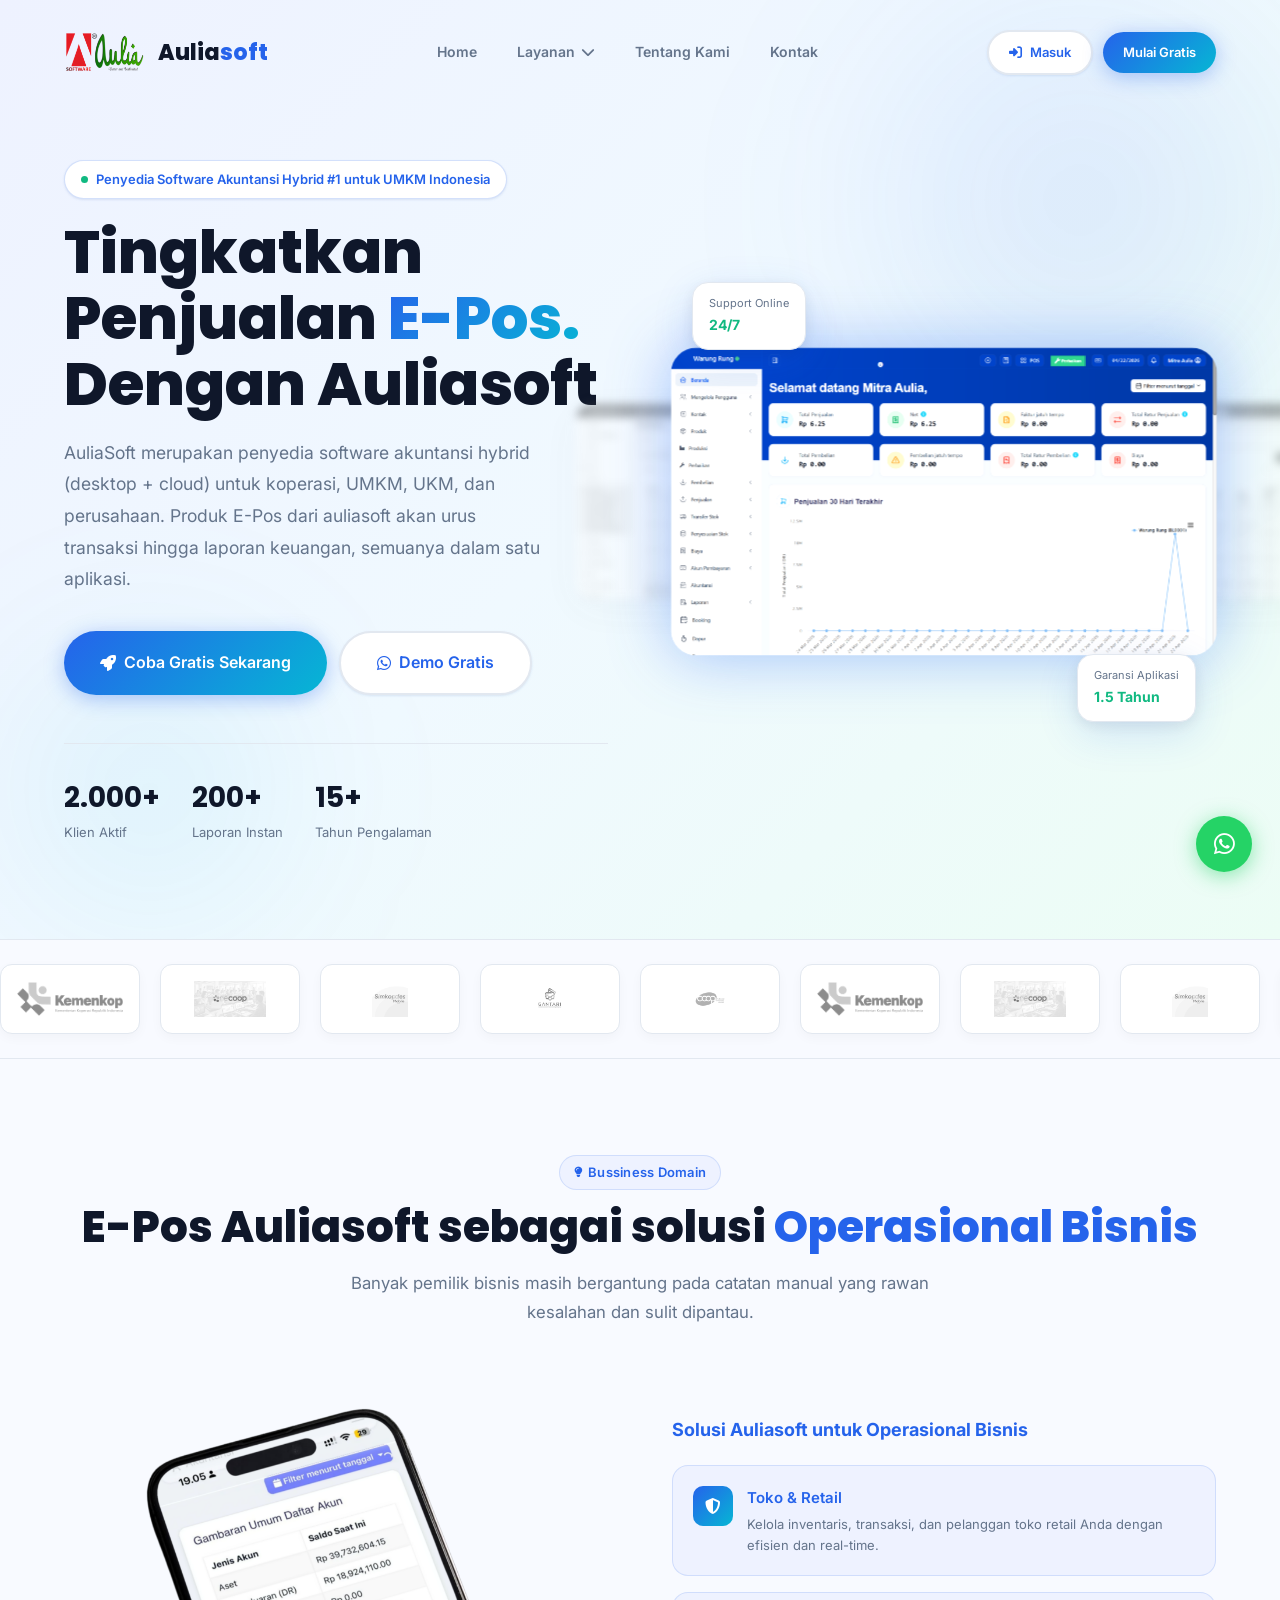
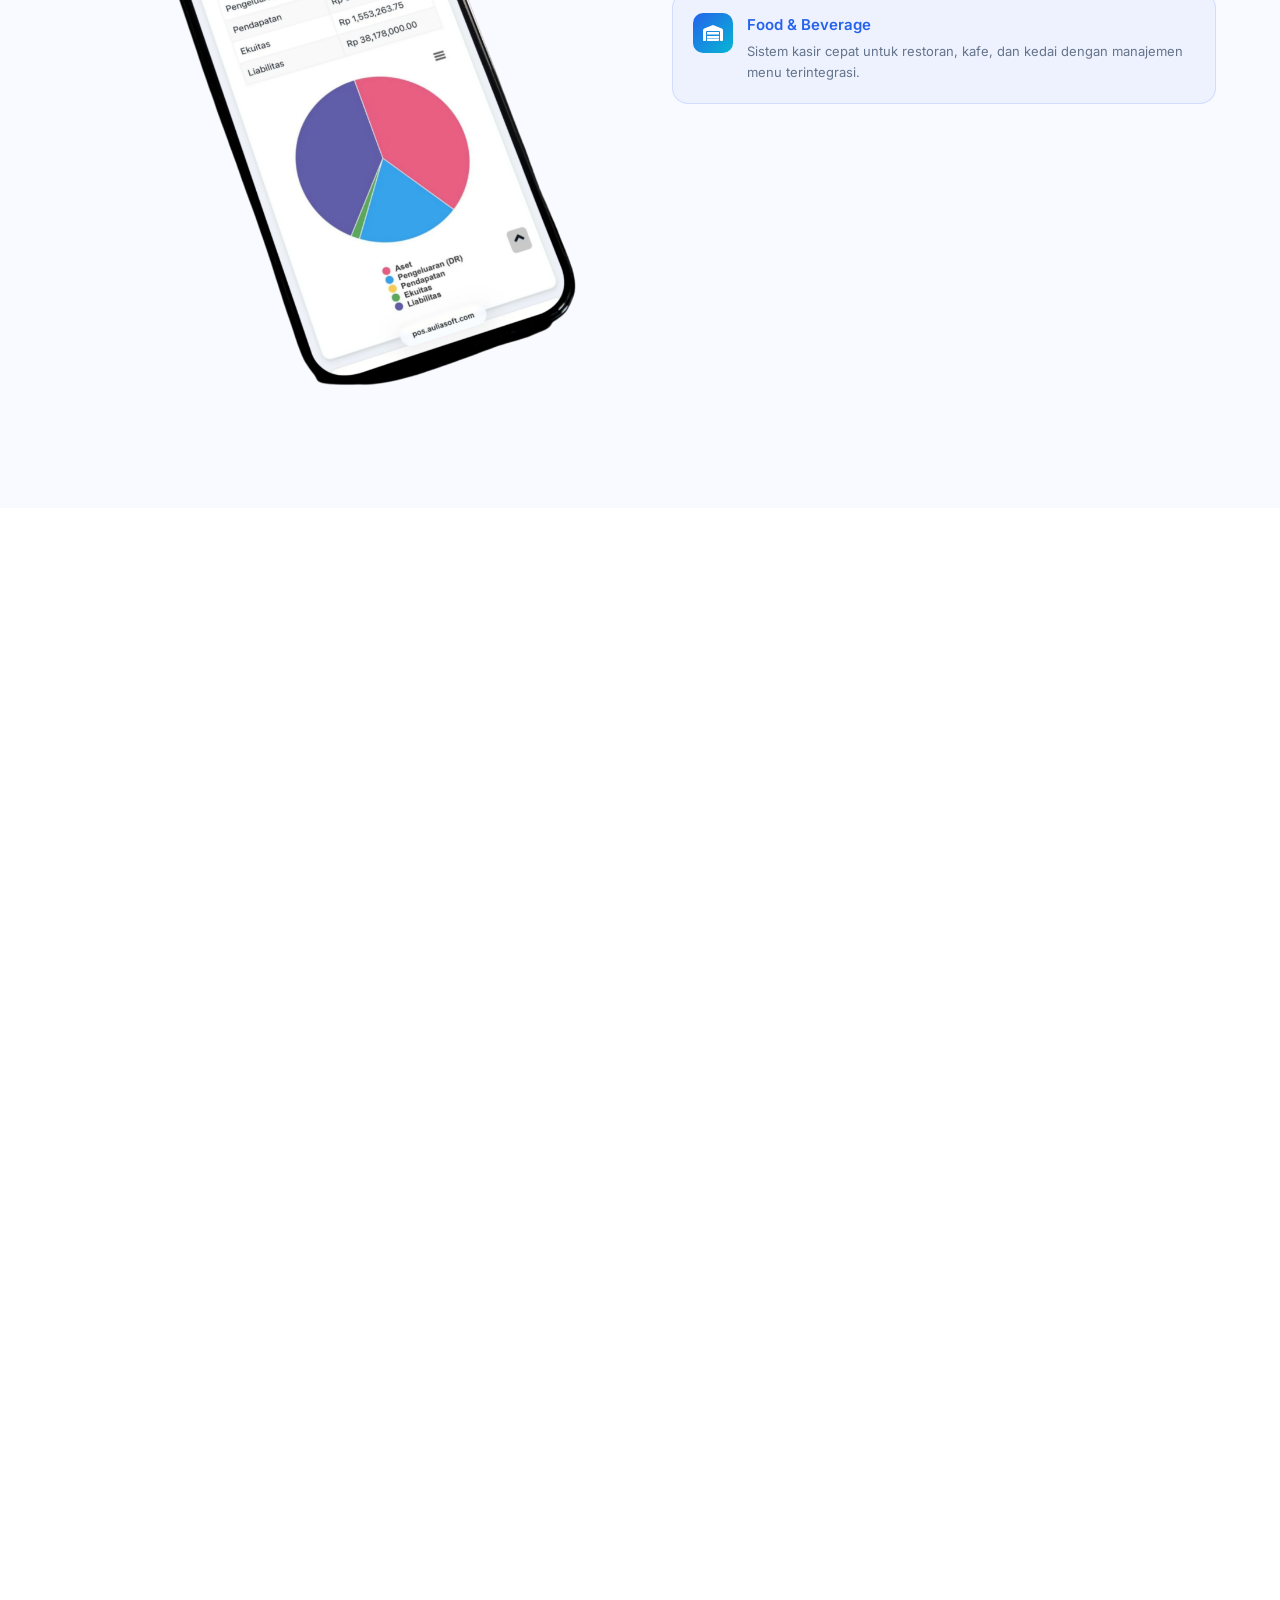
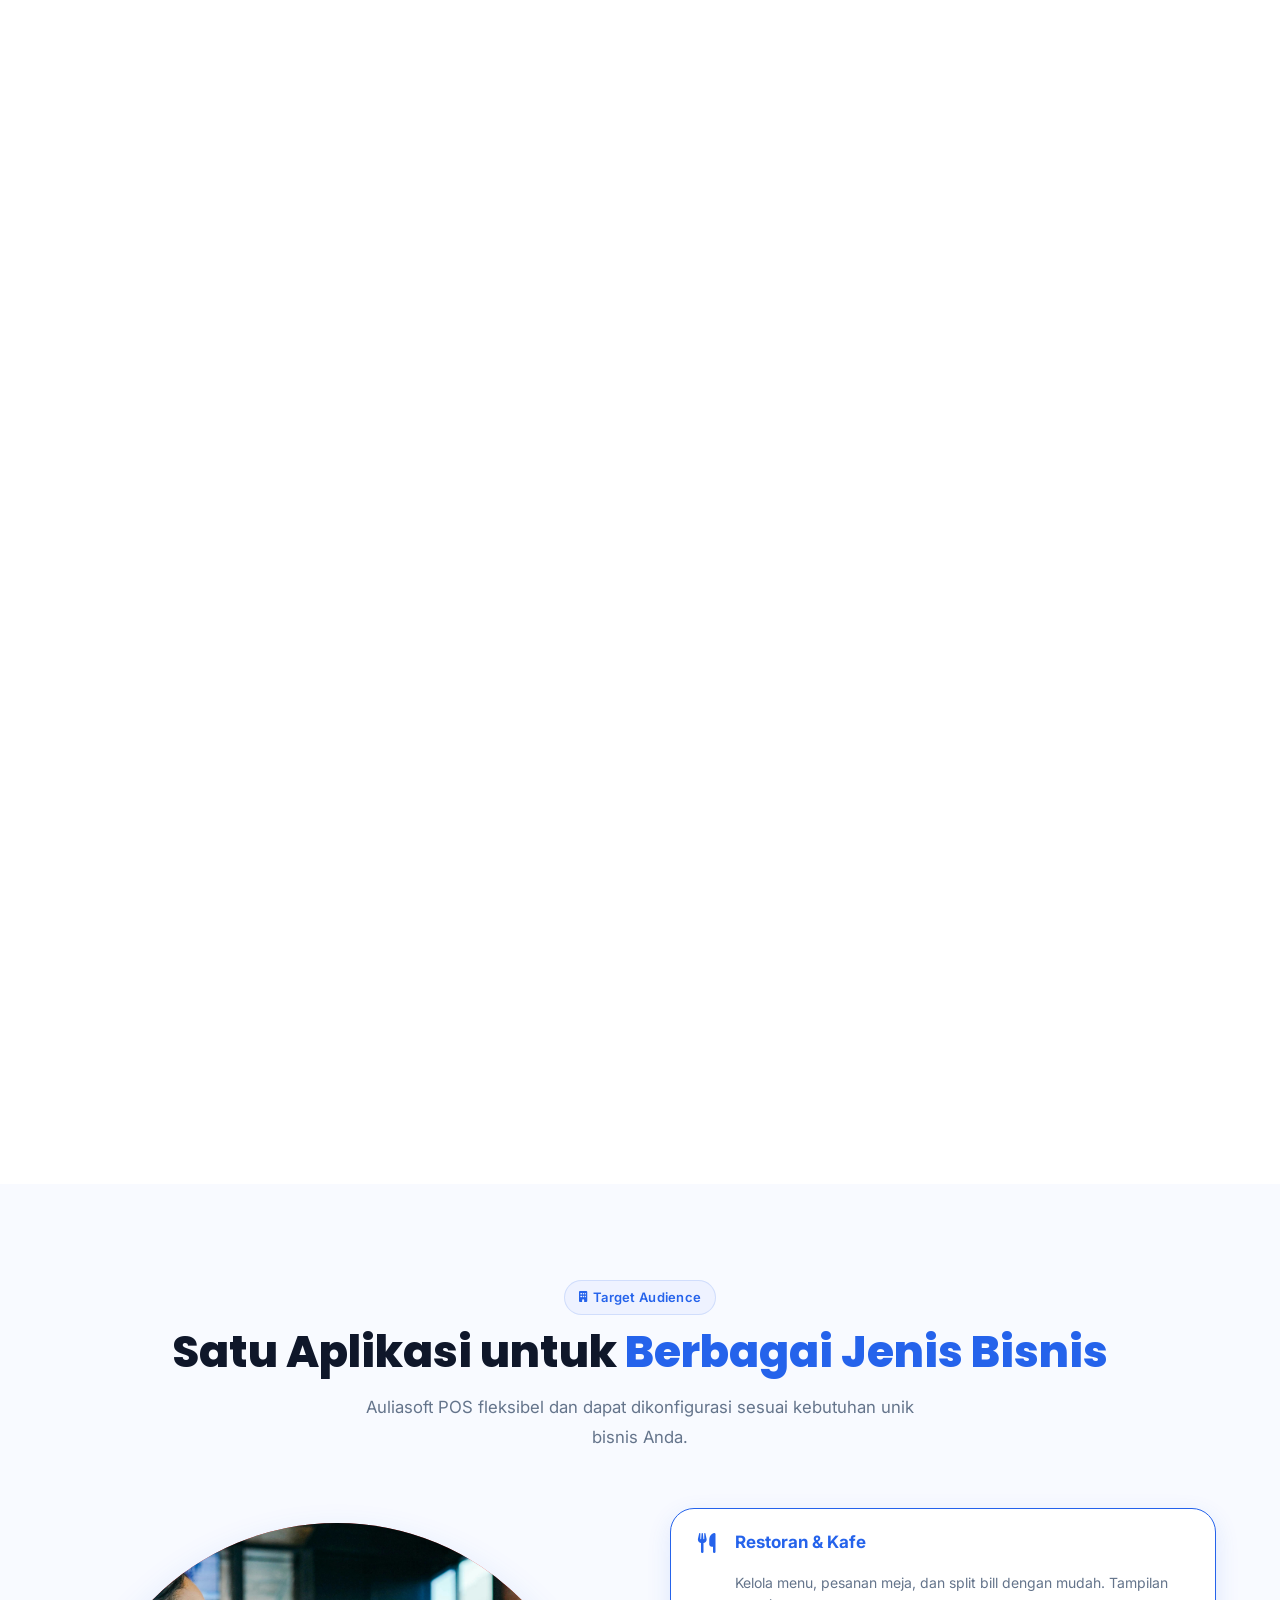
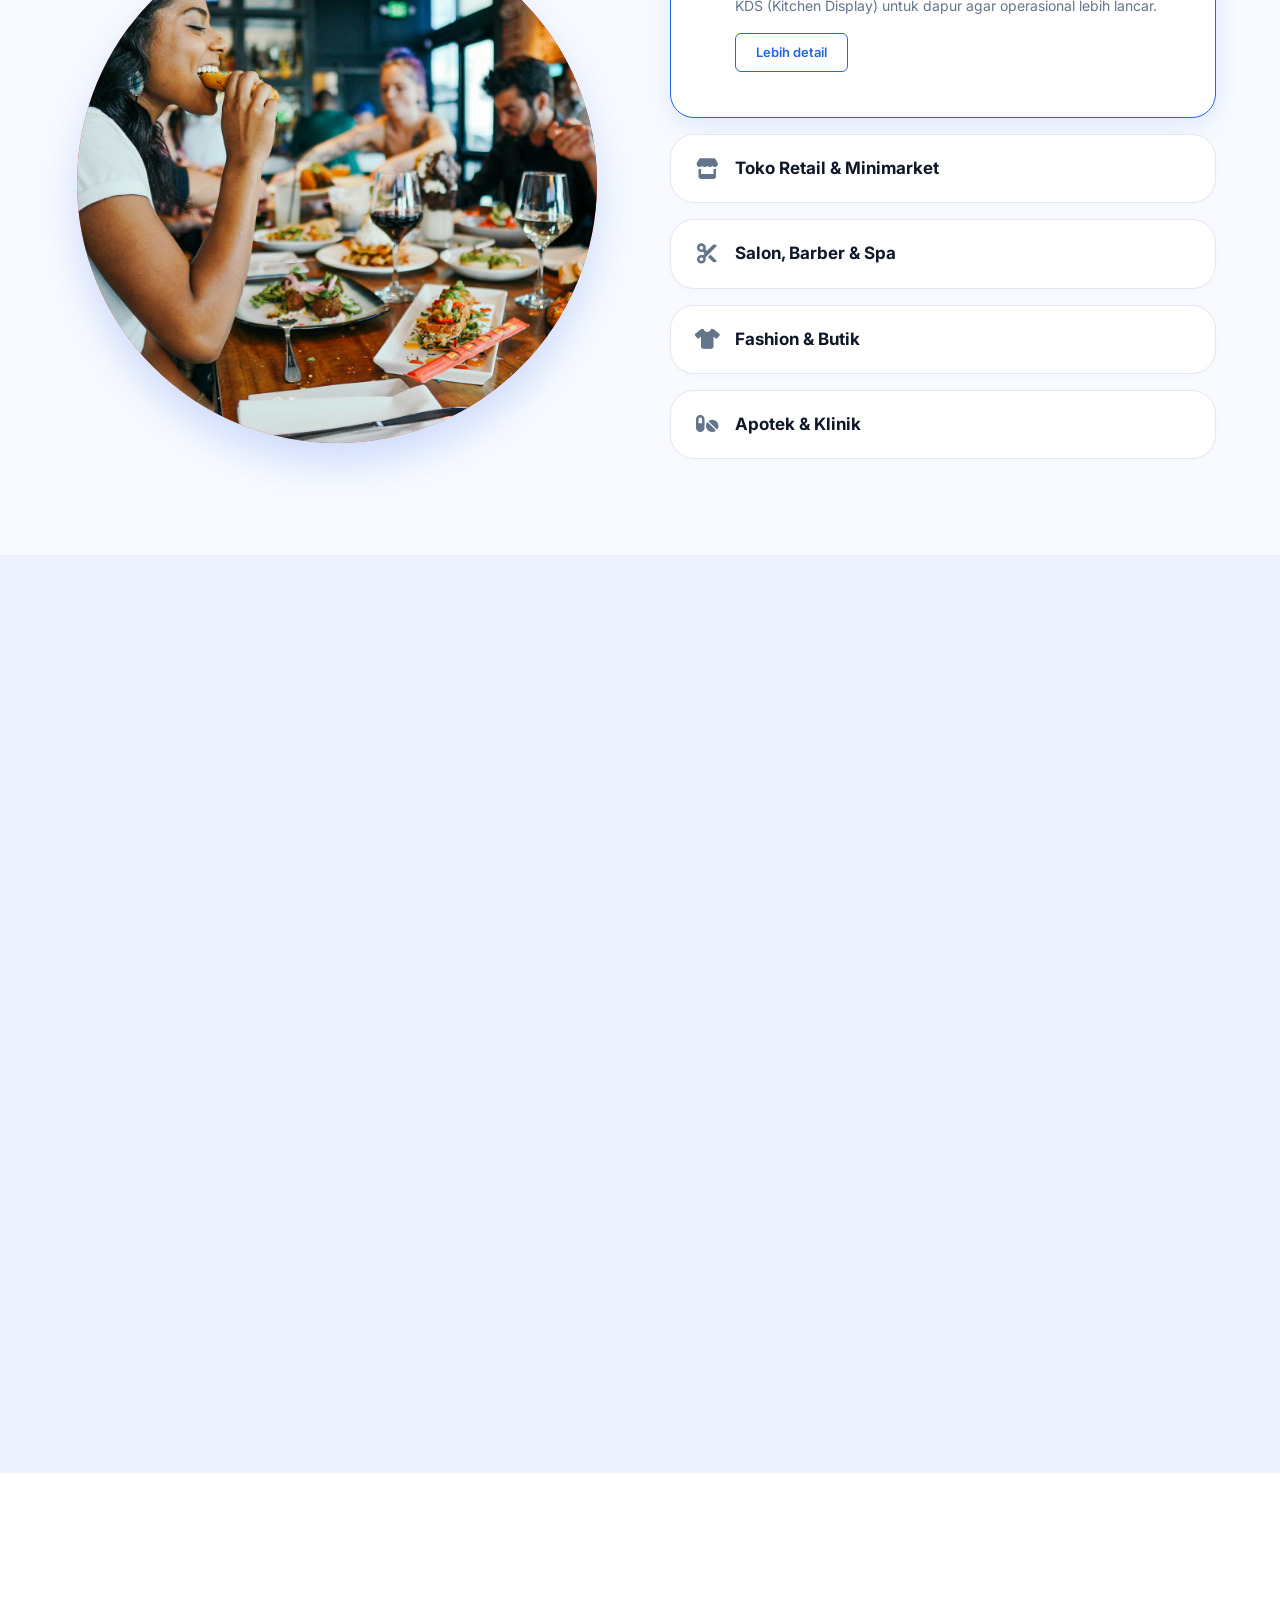
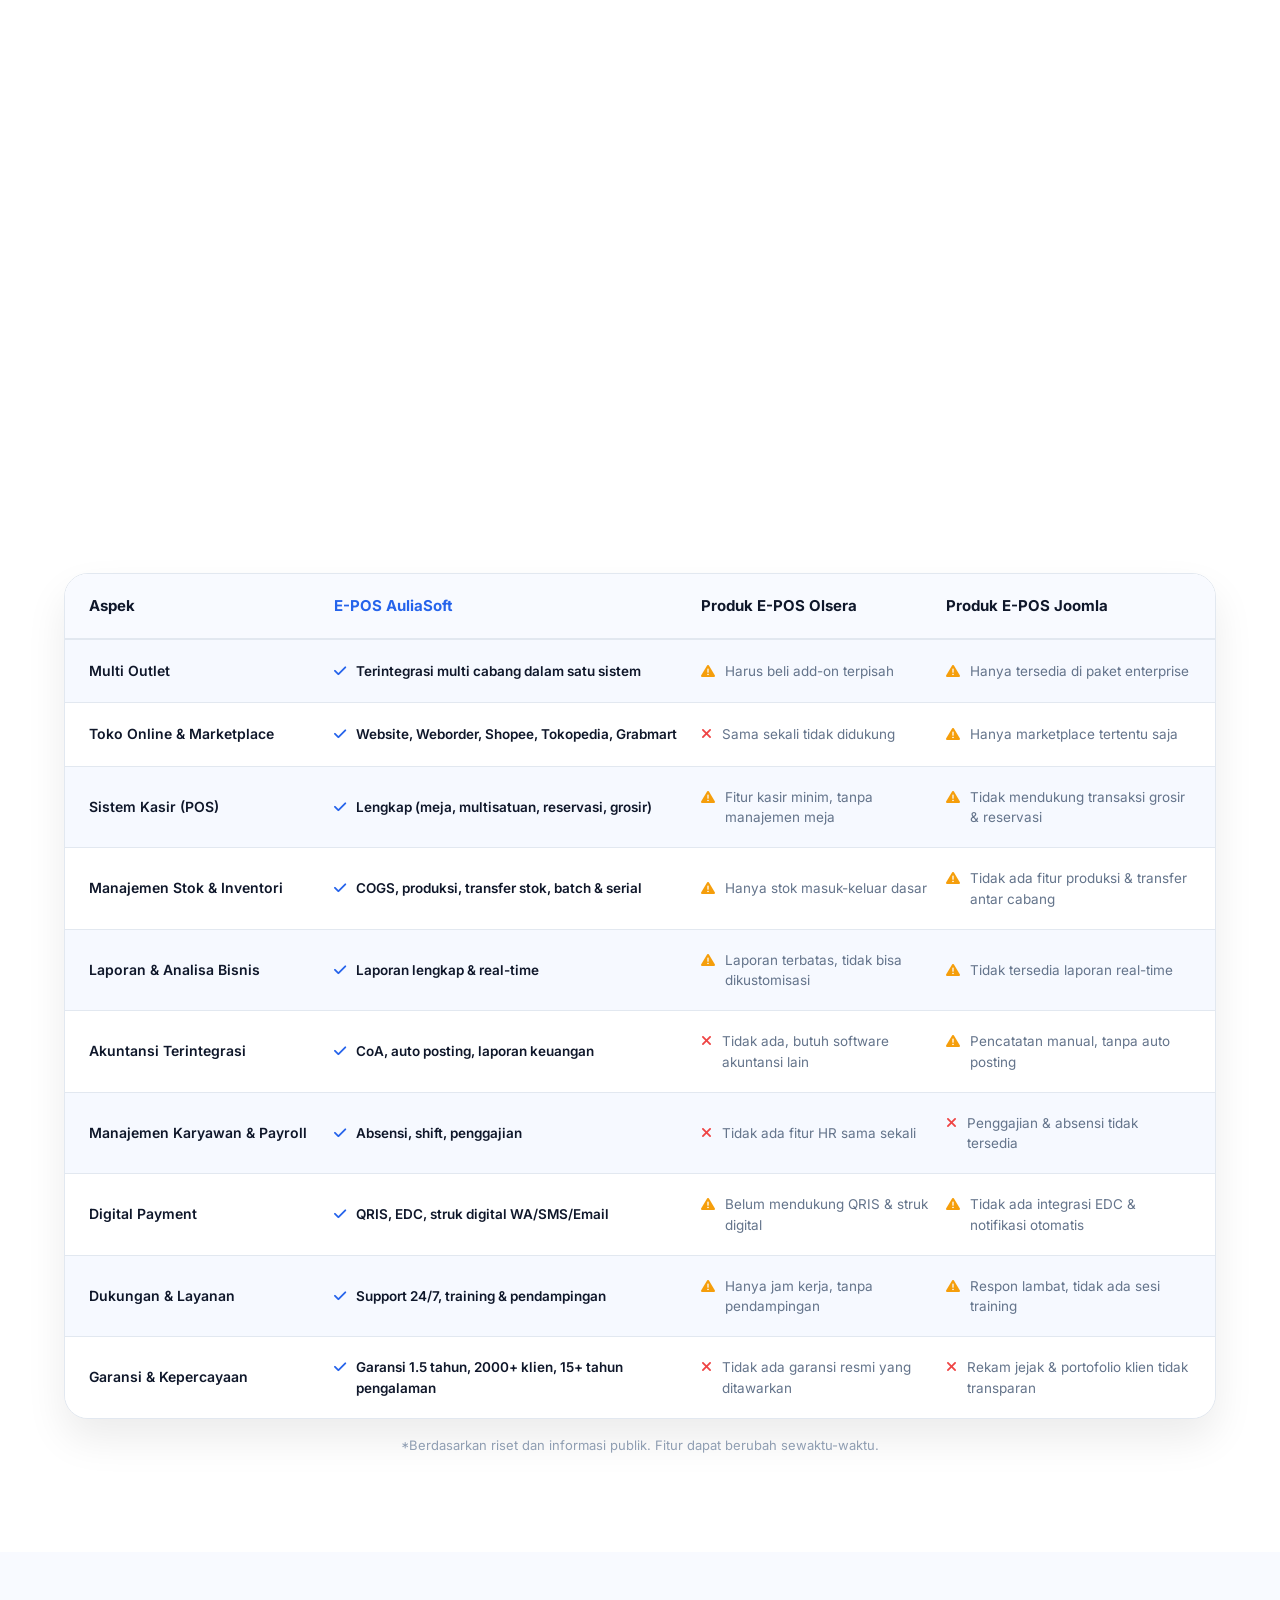
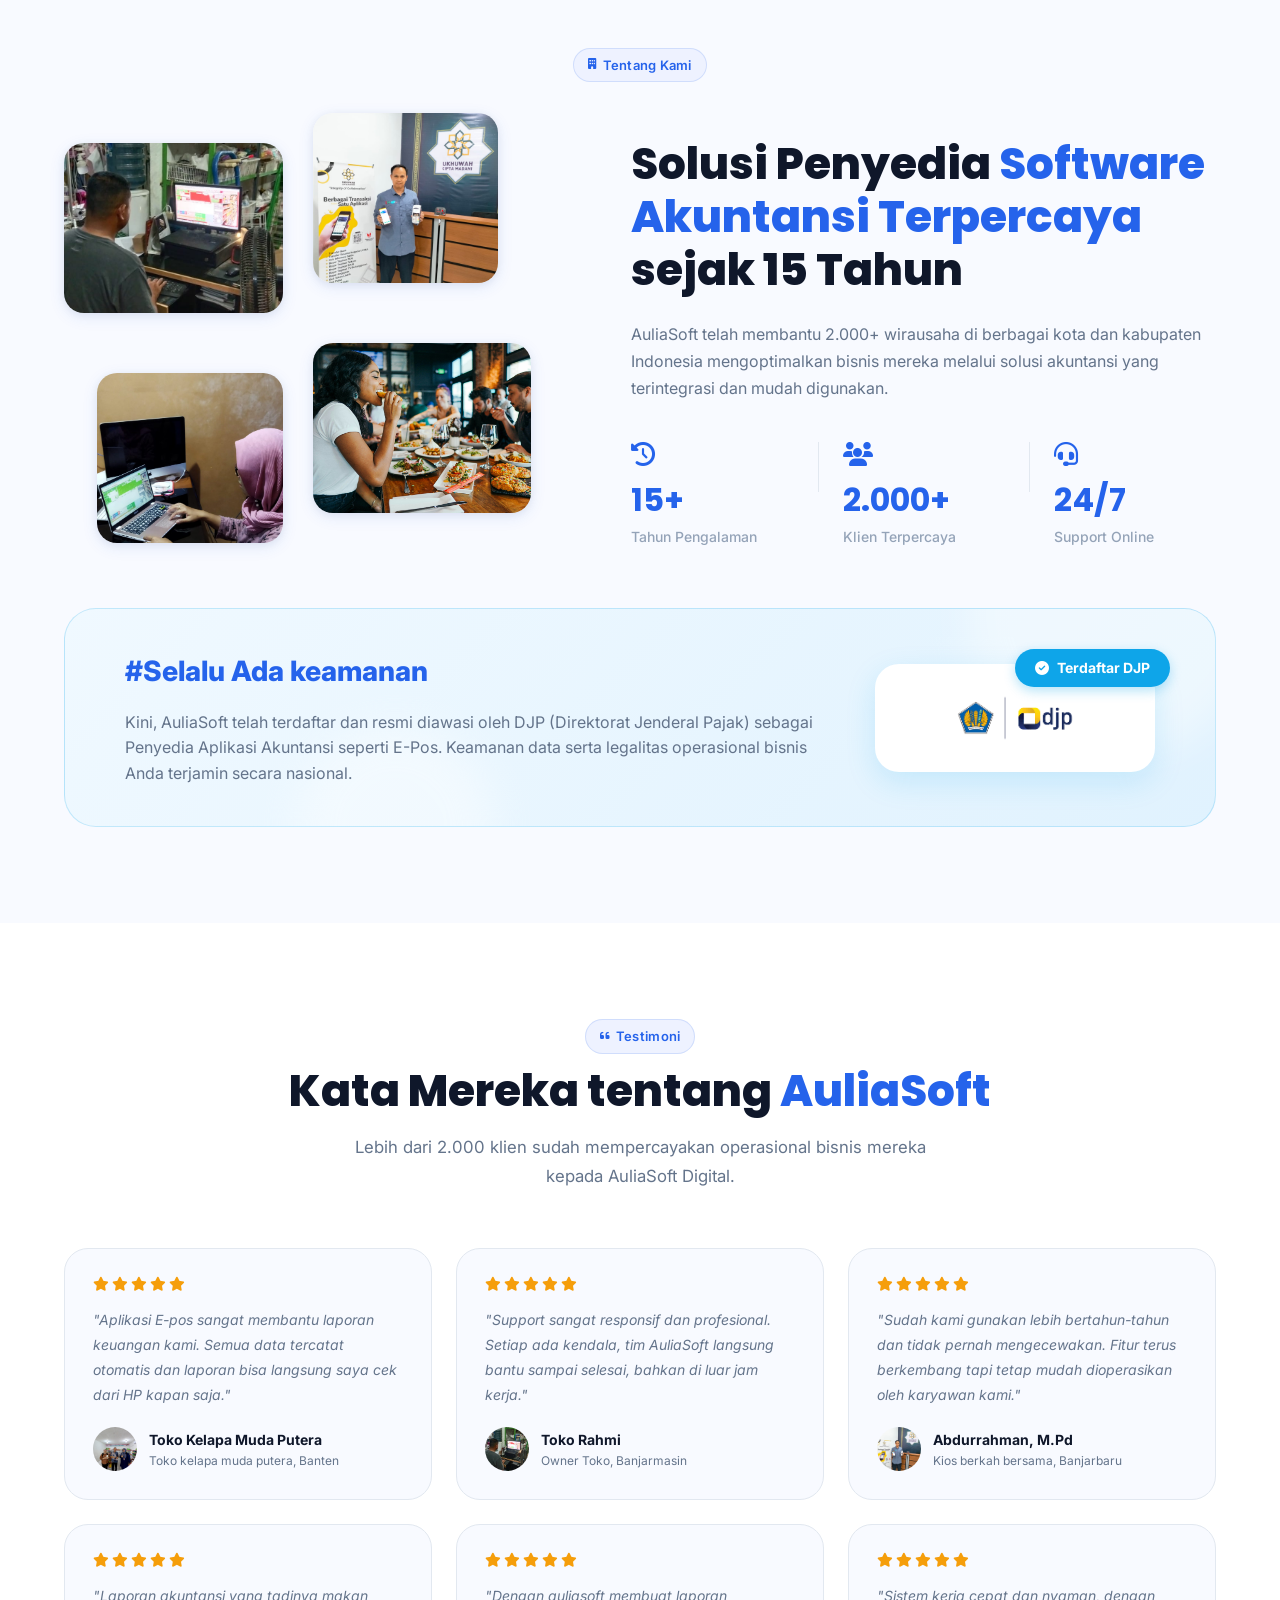
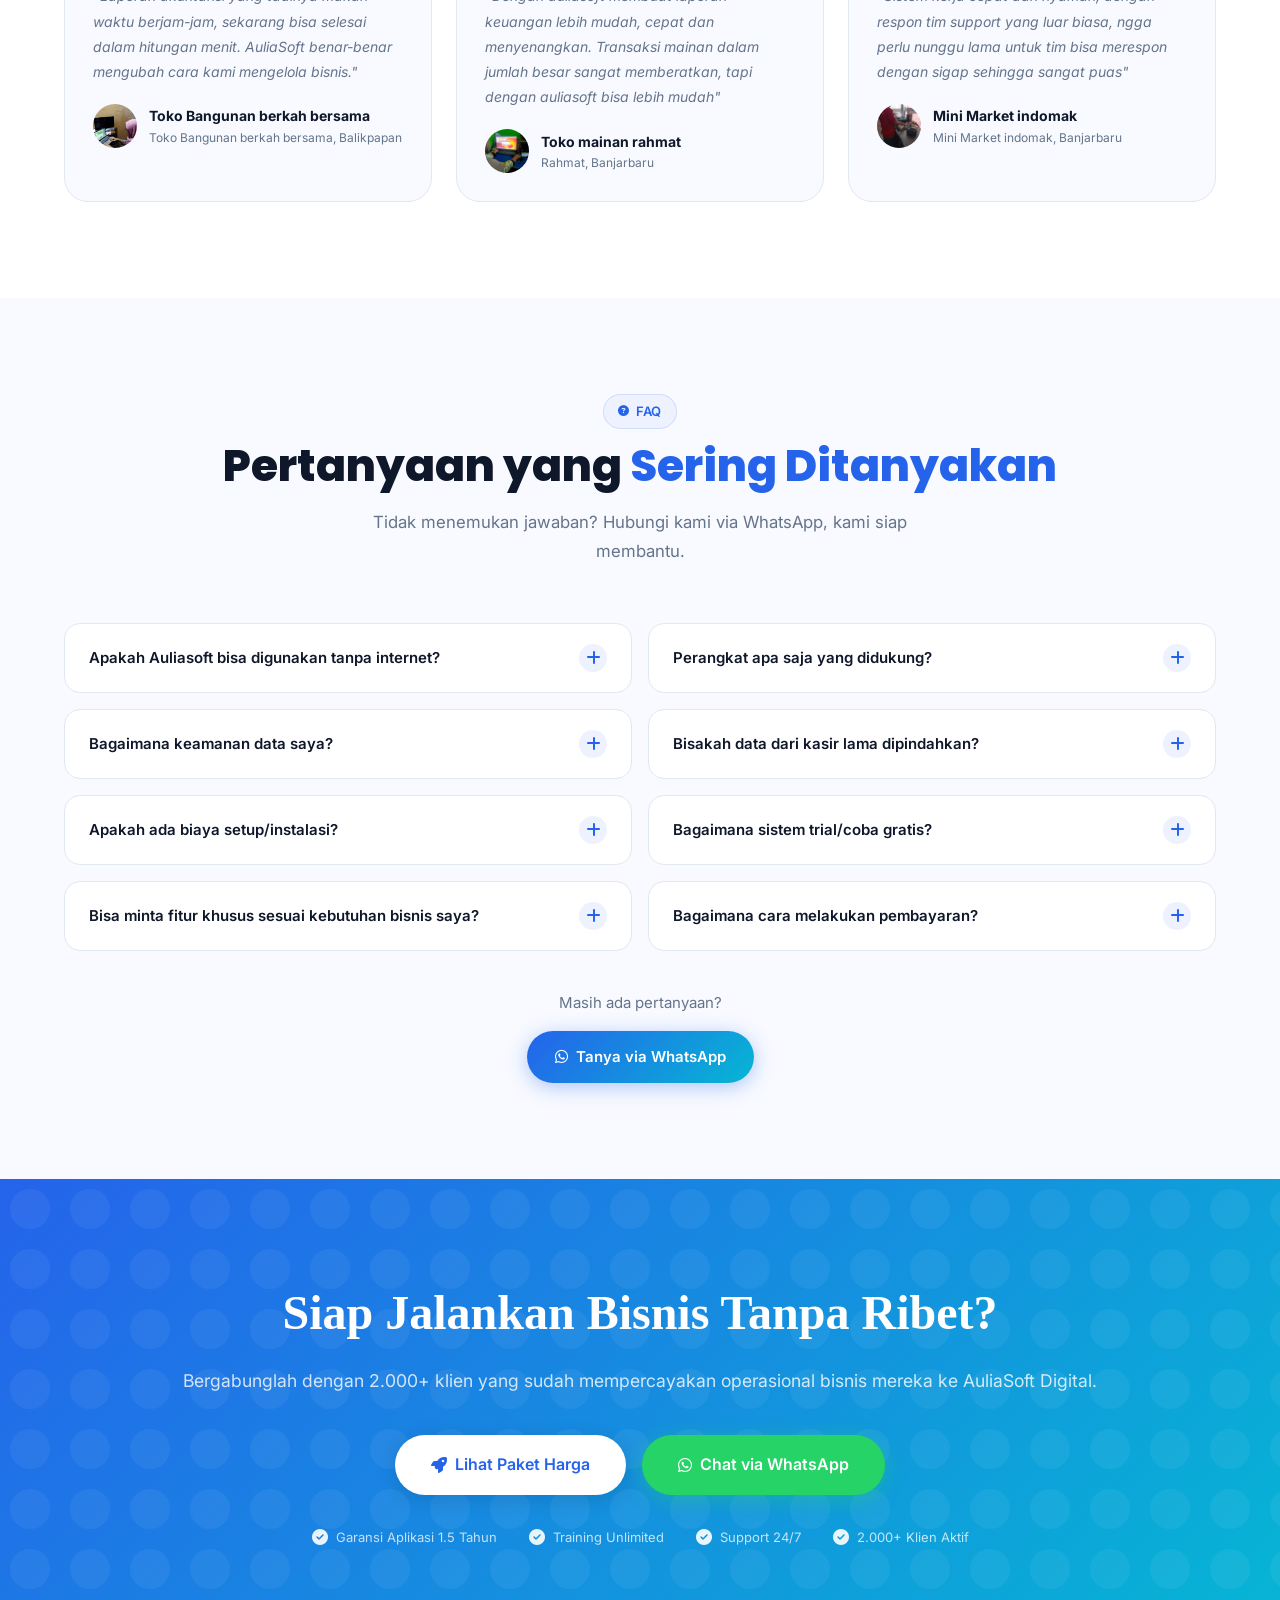
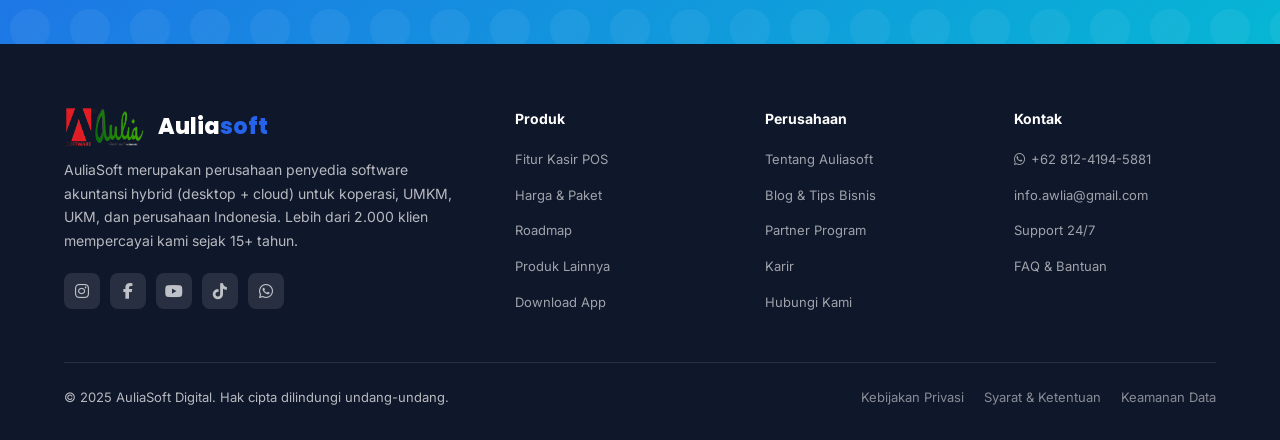
<file: index.html>
<!DOCTYPE html>
<html lang="id">

<head>
    <meta charset="UTF-8">
    <meta name="viewport" content="width=device-width, initial-scale=1.0">
    <title>AuliaSoft Digital – Software Akuntansi Hybrid untuk UMKM & Perusahaan</title>
    <link rel="preconnect" href="https://fonts.googleapis.com">
    <link rel="preconnect" href="https://fonts.gstatic.com" crossorigin>
    <link
        href="https://fonts.googleapis.com/css2?family=Poppins:wght@400;500;600;700;800;900&family=Inter:wght@300;400;500;600&display=swap"
        rel="stylesheet">
    <link rel="stylesheet" href="https://cdnjs.cloudflare.com/ajax/libs/font-awesome/6.5.0/css/all.min.css">
    <link rel="stylesheet" href="style.css">
</head>

<body>

    <!-- NAVBAR -->
    <nav id="navbar">
        <div class="container">
            <div class="nav-inner">
                <a href="#hero" class="nav-logo">
                    <div class="nav-logo-icon">
                        <img src="assets/logo/logo.png" alt="AuliaSoft Logo"
                            onerror="this.style.display='none';this.parentElement.innerHTML='<div style=\'width:38px;height:38px;background:var(--gradient-primary);border-radius:10px;display:flex;align-items:center;justify-content:center;color:white;font-size:18px;\'><i class=\'fa-solid fa-cash-register\'></i></div>';">
                    </div>
                    <div class="nav-logo-text">Aulia<span>soft</span></div>
                </a>
                <ul class="nav-links">
                    <li><a href="index.html">Home</a></li>
                    <li class="nav-dropdown">
                        <a href="javascript:void(0)" class="dropdown-trigger">Layanan <i
                                class="fa-solid fa-chevron-down"></i></a>
                        <ul class="dropdown-menu">
                            <li><a href="product-detail.html"><i class="fa-solid fa-circle-info"></i> Detail Produk</a>
                            </li>
                            <li><a href="others.html"><i class="fa-solid fa-ellipsis-h"></i> Lainnya</a></li>
                        </ul>
                    </li>
                    <li><a href="about.html">Tentang Kami</a></li>
                    <li><a href="contact.html">Kontak</a></li>
                </ul>
                <div class="nav-cta">
                    <a href="https://pos.auliasoft.com/" target="_blank" class="btn btn-outline btn-sm"><i
                            class="fa-solid fa-right-to-bracket"></i> Masuk</a>
                    <a href="https://pos.auliasoft.com/" target="_blank" class="btn btn-primary btn-sm">Mulai
                        Gratis</a>
                </div>
                <div class="hamburger" onclick="toggleMenu()">
                    <span></span><span></span><span></span>
                </div>
            </div>
        </div>
    </nav>

    <!-- MOBILE MENU -->
    <div id="mobile-menu">
        <a href="index.html" onclick="toggleMenu()">Home</a>
        <div class="mobile-menu-item">
            <span class="mobile-menu-header">Layanan</span>
            <a href="product-detail.html" onclick="toggleMenu()">Detail Produk</a>
            <a href="others.html" onclick="toggleMenu()">Lainnya</a>
        </div>
        <a href="about.html" onclick="toggleMenu()">Tentang Kami</a>
        <a href="contact.html" onclick="toggleMenu()">Kontak</a>
        <a href="https://pos.auliasoft.com/" target="_blank" onclick="toggleMenu()"><i
                class="fa-solid fa-right-to-bracket"></i>
            Masuk</a>
    </div>

    <!-- HERO -->
    <section id="hero">
        <div class="hero-blob hero-blob-1"></div>
        <div class="hero-blob hero-blob-2"></div>
        <div class="container">
            <div class="hero-inner">
                <div class="hero-text reveal">
                    <div class="hero-badge">
                        <span class="dot"></span>
                        <span>Penyedia Software Akuntansi Hybrid #1 untuk UMKM Indonesia</span>
                    </div>
                    <h1 class="hero-title">
                        Tingkatkan Penjualan <span class="highlight"> E-Pos.</span> Dengan Auliasoft
                    </h1>
                    <p class="hero-subtitle">
                        AuliaSoft merupakan penyedia software akuntansi hybrid (desktop + cloud)
                        untuk koperasi, UMKM, UKM, dan
                        perusahaan. Produk E-Pos dari auliasoft akan urus transaksi hingga laporan keuangan, semuanya
                        dalam
                        satu aplikasi.
                    </p>
                    <div class="hero-actions">
                        <a href="https://pos.auliasoft.com/" target="_blank" class="btn btn-primary btn-lg"><i
                                class="fa-solid fa-rocket"></i> Coba Gratis
                            Sekarang</a>
                        <a href="https://wa.me/6281241945881" target="_blank" class="btn btn-outline btn-lg"><i
                                class="fab fa-whatsapp"></i> Demo Gratis</a>
                    </div>
                    <div class="hero-stats">
                        <div>
                            <div class="hero-stat-num">2.000+</div>
                            <div class="hero-stat-label">Klien Aktif</div>
                        </div>
                        <div>
                            <div class="hero-stat-num">200+</div>
                            <div class="hero-stat-label">Laporan Instan</div>
                        </div>
                        <div>
                            <div class="hero-stat-num">15+</div>
                            <div class="hero-stat-label">Tahun Pengalaman</div>
                        </div>
                    </div>
                </div>
                <div class="hero-visual reveal reveal-delay-2">
                    <div class="hero-floating hero-floating-1">
                        <div class="float-label">Support Online</div>
                        <div class="float-value" style="color:var(--accent2);">24/7</div>
                    </div>
                    <div class="hero-slider" id="hero-slider">
                        <div class="hero-slide" onclick="switchHero(0)">
                            <img src="assets/images/hero1.png" alt="AuliaSoft Hero 1"
                                onerror="this.src='assets/images/heros.png'">
                        </div>
                        <div class="hero-slide" onclick="switchHero(1)">
                            <img src="assets/images/hero2.png" alt="AuliaSoft Hero 2"
                                onerror="this.src='assets/images/heros.png'">
                        </div>
                        <div class="hero-slide" onclick="switchHero(2)">
                            <img src="assets/images/hero3.png" alt="AuliaSoft Hero 3"
                                onerror="this.src='assets/images/heros.png'">
                        </div>
                    </div>
                    <div class="hero-floating hero-floating-2">
                        <div style="display:flex;align-items:center;gap:8px;">
                            <!-- <span class="float-icon">📊</span> -->
                            <div>
                                <div class="float-label">Garansi Aplikasi</div>
                                <div class="float-value" style="color:var(--accent2);">1.5 Tahun</div>
                            </div>
                        </div>
                    </div>
                </div>
            </div>
        </div>
    </section>

    <!-- TRUST BAR -->
    <section id="trust">
        <div class="marquee-wrapper reveal">
            <!-- Set 1 -->
            <div class="trust-logos">
                <div class="mitra-card"><img src="assets/images/kemenkop.png" alt="Kemenkop"
                        onerror="this.style.display='none';this.parentElement.innerHTML='Kemenkop';"></div>
                <div class="mitra-card"><img src="assets/images/necoop.jpg" alt="Necoop"
                        onerror="this.style.display='none';this.parentElement.innerHTML='Necoop';"></div>
                <div class="mitra-card"><img src="assets/images/simkopdes.png" alt="Simkopdes"
                        onerror="this.style.display='none';this.parentElement.innerHTML='Simkopdes';"></div>
                <div class="mitra-card"><img src="assets/images/gantari.png" alt="Gantari"
                        onerror="this.style.display='none';this.parentElement.innerHTML='Gantari';"></div>
                <div class="mitra-card"><img src="assets/images/cooplink.png" alt="Cooplink"
                        onerror="this.style.display='none';this.parentElement.innerHTML='Cooplink';"></div>
            </div>
            <!-- Set 2 -->
            <div class="trust-logos">
                <div class="mitra-card"><img src="assets/images/kemenkop.png" alt="Kemenkop"
                        onerror="this.style.display='none';this.parentElement.innerHTML='Kemenkop';"></div>
                <div class="mitra-card"><img src="assets/images/necoop.jpg" alt="Necoop"
                        onerror="this.style.display='none';this.parentElement.innerHTML='Necoop';"></div>
                <div class="mitra-card"><img src="assets/images/simkopdes.png" alt="Simkopdes"
                        onerror="this.style.display='none';this.parentElement.innerHTML='Simkopdes';"></div>
                <div class="mitra-card"><img src="assets/images/gantari.png" alt="Gantari"
                        onerror="this.style.display='none';this.parentElement.innerHTML='Gantari';"></div>
                <div class="mitra-card"><img src="assets/images/cooplink.png" alt="Cooplink"
                        onerror="this.style.display='none';this.parentElement.innerHTML='Cooplink';"></div>
            </div>
            <!-- Set 3 -->
            <div class="trust-logos">
                <div class="mitra-card"><img src="assets/images/kemenkop.png" alt="Kemenkop"
                        onerror="this.style.display='none';this.parentElement.innerHTML='Kemenkop';"></div>
                <div class="mitra-card"><img src="assets/images/necoop.jpg" alt="Necoop"
                        onerror="this.style.display='none';this.parentElement.innerHTML='Necoop';"></div>
                <div class="mitra-card"><img src="assets/images/simkopdes.png" alt="Simkopdes"
                        onerror="this.style.display='none';this.parentElement.innerHTML='Simkopdes';"></div>
                <div class="mitra-card"><img src="assets/images/gantari.png" alt="Gantari"
                        onerror="this.style.display='none';this.parentElement.innerHTML='Gantari';"></div>
                <div class="mitra-card"><img src="assets/images/cooplink.png" alt="Cooplink"
                        onerror="this.style.display='none';this.parentElement.innerHTML='Cooplink';"></div>
            </div>
            <!-- Set 4 -->
            <div class="trust-logos">
                <div class="mitra-card"><img src="assets/images/kemenkop.png" alt="Kemenkop"
                        onerror="this.style.display='none';this.parentElement.innerHTML='Kemenkop';"></div>
                <div class="mitra-card"><img src="assets/images/necoop.jpg" alt="Necoop"
                        onerror="this.style.display='none';this.parentElement.innerHTML='Necoop';"></div>
                <div class="mitra-card"><img src="assets/images/simkopdes.png" alt="Simkopdes"
                        onerror="this.style.display='none';this.parentElement.innerHTML='Simkopdes';"></div>
                <div class="mitra-card"><img src="assets/images/gantari.png" alt="Gantari"
                        onerror="this.style.display='none';this.parentElement.innerHTML='Gantari';"></div>
                <div class="mitra-card"><img src="assets/images/cooplink.png" alt="Cooplink"
                        onerror="this.style.display='none';this.parentElement.innerHTML='Cooplink';"></div>
            </div>
            <!-- Set 5 -->
            <div class="trust-logos">
                <div class="mitra-card"><img src="assets/images/kemenkop.png" alt="Kemenkop"
                        onerror="this.style.display='none';this.parentElement.innerHTML='Kemenkop';"></div>
                <div class="mitra-card"><img src="assets/images/necoop.jpg" alt="Necoop"
                        onerror="this.style.display='none';this.parentElement.innerHTML='Necoop';"></div>
                <div class="mitra-card"><img src="assets/images/simkopdes.png" alt="Simkopdes"
                        onerror="this.style.display='none';this.parentElement.innerHTML='Simkopdes';"></div>
                <div class="mitra-card"><img src="assets/images/gantari.png" alt="Gantari"
                        onerror="this.style.display='none';this.parentElement.innerHTML='Gantari';"></div>
                <div class="mitra-card"><img src="assets/images/cooplink.png" alt="Cooplink"
                        onerror="this.style.display='none';this.parentElement.innerHTML='Cooplink';"></div>
            </div>
            <!-- Set 6 -->
            <div class="trust-logos">
                <div class="mitra-card"><img src="assets/images/kemenkop.png" alt="Kemenkop"
                        onerror="this.style.display='none';this.parentElement.innerHTML='Kemenkop';"></div>
                <div class="mitra-card"><img src="assets/images/necoop.jpg" alt="Necoop"
                        onerror="this.style.display='none';this.parentElement.innerHTML='Necoop';"></div>
                <div class="mitra-card"><img src="assets/images/simkopdes.png" alt="Simkopdes"
                        onerror="this.style.display='none';this.parentElement.innerHTML='Simkopdes';"></div>
                <div class="mitra-card"><img src="assets/images/gantari.png" alt="Gantari"
                        onerror="this.style.display='none';this.parentElement.innerHTML='Gantari';"></div>
                <div class="mitra-card"><img src="assets/images/cooplink.png" alt="Cooplink"
                        onerror="this.style.display='none';this.parentElement.innerHTML='Cooplink';"></div>
            </div>
        </div>
    </section>

    <!-- PROBLEM & SOLUTION -->
    <section id="problem" class="section">
        <div class="container">
            <div class="section-header center reveal">
                <div class="tag"><i class="fa-solid fa-lightbulb"></i> Bussiness Domain</div>
                <h2 class="section-title" style="margin-top:12px">E-Pos Auliasoft sebagai solusi <span>
                        Operasional Bisnis</span>
                </h2>
                <p class="section-subtitle">Banyak pemilik bisnis masih bergantung pada catatan manual yang rawan
                    kesalahan dan sulit dipantau.</p>
            </div>
            <div class="problem-grid">
                <img src="assets/images/side.png" alt="Auliasoft POS Mockup" class="reveal"
                    style="max-width:100%; height:auto; display:block; margin: 0 auto;"
                    onerror="this.style.display='none';">
                <div>
                    <h3 style="font-size:18px;font-weight:700;margin-bottom:20px;color:var(--primary);">Solusi Auliasoft
                        untuk Operasional Bisnis</h3>
                    <div class="solution-cards">
                        <div class="solution-item reveal">
                            <div class="solution-icon"><i class="fa-solid fa-shield-halved"></i></div>
                            <div>
                                <div class="solution-title">Toko & Retail</div>
                                <div class="solution-desc">Kelola inventaris, transaksi, dan pelanggan toko retail Anda
                                    dengan efisien dan real-time.</div>
                            </div>
                        </div>
                        <div class="solution-item reveal reveal-delay-1">
                            <div class="solution-icon"><i class="fa-solid fa-warehouse"></i></div>
                            <div>
                                <div class="solution-title">Food & Beverage</div>
                                <div class="solution-desc">Sistem kasir cepat untuk restoran, kafe, dan kedai dengan
                                    manajemen menu terintegrasi.</div>
                            </div>
                        </div>
                        <div class="solution-item reveal reveal-delay-2">
                            <div class="solution-icon"><i class="fa-solid fa-chart-line"></i></div>
                            <div>
                                <div class="solution-title">Layanan dan jasa</div>
                                <div class="solution-desc">Pencatatan layanan, penagihan, dan pelaporan keuangan usaha
                                    jasa secara otomatis.</div>
                            </div>
                        </div>
                        <div class="solution-item reveal reveal-delay-3">
                            <div class="solution-icon"><i class="fa-solid fa-bolt"></i></div>
                            <div>
                                <div class="solution-title">Usaha Menengah & Perusahaan</div>
                                <div class="solution-desc">Layak untuk pelaku UMKM, bisnis berkembang, hingga perusahaan
                                    yang membutuhkan pengelolaan operasional, keuangan, dan laporan usaha secara
                                    efektif.</div>
                            </div>
                        </div>
                    </div>
                </div>
            </div>
        </div>
    </section>

    <!-- FEATURES -->
    <section id="features" class="section">
        <div class="container">
            <div class="section-header center reveal">
                <div class="tag"><i class="fa-solid fa-star"></i> Product Features</div>
                <h2 class="section-title" style="margin-top:12px">Fitur utama menggunakan <span><br>E-Pos
                        AuliaSoft</span></h2>
                <p class="section-subtitle">Dari transaksi sederhana hingga manajemen multi-outlet. Auliasoft POS hadir
                    dengan fitur lengkap.</p>
            </div>
            <div class="features-grid">
                <div class="feature-card reveal">
                    <img src="assets/images/pembayaran.png" alt="Pembayaran"
                        style="width:100%; height:160px; object-fit:cover; border-radius:12px; margin-bottom:20px;">
                    <div class="feature-card-title">Pembayaran</div>
                    <div class="feature-card-desc">Kelola proses pembayaran transaksi dengan berbagai metode dalam satu
                        sistem terintegrasi.</div>
                </div>
                <div class="feature-card reveal reveal-delay-1">
                    <img src="assets/images/kontak.png" alt="Kontak"
                        style="width:100%; height:160px; object-fit:cover; border-radius:12px; margin-bottom:20px;">
                    <div class="feature-card-title">Kontak</div>
                    <div class="feature-card-desc">Kelola pemasok, pelanggan, grup pelanggan, serta impor data kontak
                        dengan mudah.</div>
                </div>
                <div class="feature-card reveal reveal-delay-2">
                    <img src="assets/images/produk.png" alt="Produk"
                        style="width:100%; height:160px; object-fit:cover; border-radius:12px; margin-bottom:20px;">
                    <div class="feature-card-title">Produk</div>
                    <div class="feature-card-desc">Kelola daftar produk, tambah produk baru, atur harga, cetak label,
                        dan tentukan varian produk.</div>
                </div>
                <div class="feature-card reveal">
                    <img src="assets/images/pembelian.png" alt="Pembelian"
                        style="width:100%; height:160px; object-fit:cover; border-radius:12px; margin-bottom:20px;">
                    <div class="feature-card-title">Pembelian</div>
                    <div class="feature-card-desc">Kelola pesanan pembelian, daftar pembelian, serta pencatatan
                        transaksi pembelian.</div>
                </div>
                <div class="feature-card reveal reveal-delay-1">
                    <img src="assets/images/penjualan.png" alt="Penjualan"
                        style="width:100%; height:160px; object-fit:cover; border-radius:12px; margin-bottom:20px;">
                    <div class="feature-card-title">Penjualan</div>
                    <div class="feature-card-desc">Kelola semua transaksi penjualan, daftar penjualan, diskon,
                        pengiriman, hingga impor data penjualan.</div>
                </div>
                <div class="feature-card reveal reveal-delay-2">
                    <img src="assets/images/biaya.png" alt="Biaya"
                        style="width:100%; height:160px; object-fit:cover; border-radius:12px; margin-bottom:20px;">
                    <div class="feature-card-title">Biaya</div>
                    <div class="feature-card-desc">Catat dan kelola berbagai pengeluaran bisnis beserta kategorinya
                        secara terstruktur.</div>
                </div>
                <div class="feature-card reveal">
                    <img src="assets/images/aruskas.png" alt="Arus Kas & Akun Pembayaran"
                        style="width:100%; height:160px; object-fit:cover; border-radius:12px; margin-bottom:20px;">
                    <div class="feature-card-title">Arus Kas & Akun Pembayaran</div>
                    <div class="feature-card-desc">Pantau keuangan melalui balance sheet, trial balance, dan laporan
                        arus kas secara terintegrasi.</div>
                </div>
                <div class="feature-card reveal reveal-delay-1">
                    <img src="assets/images/akuntansi.png" alt="Akuntansi"
                        style="width:100%; height:160px; object-fit:cover; border-radius:12px; margin-bottom:20px;">
                    <div class="feature-card-title">Akuntansi</div>
                    <div class="feature-card-desc">Kelola pencatatan keuangan bisnis secara otomatis dan sistematis.
                    </div>
                </div>
                <div class="feature-card reveal reveal-delay-2">
                    <img src="assets/images/laporan.png" alt="Laporan"
                        style="width:100%; height:160px; object-fit:cover; border-radius:12px; margin-bottom:20px;">
                    <div class="feature-card-title">Laporan</div>
                    <div class="feature-card-desc">Akses laporan lengkap seperti laba rugi, penjualan, pembelian, pajak,
                        pelanggan, pemasok, dan stok barang.</div>
                </div>
            </div>
            <!-- Product showcase image -->
            <div class="reveal"
                style="margin-top:56px;border-radius:var(--radius-xl);overflow:hidden;box-shadow:var(--shadow-xl);border:1px solid var(--border);">
                <img src="assets/images/sidehero.png" alt="AuliaSoft Product Showcase"
                    style="width:100%;height:auto;display:block;" onerror="this.style.display='none';">
            </div>
        </div>
    </section>
    <section id="usecases" class="section">
        <div class="container">
            <div class="section-header center reveal">
                <div class="tag"><i class="fa-solid fa-building"></i> Target Audience</div>
                <h2 class="section-title" style="margin-top:12px">Satu Aplikasi untuk <span>Berbagai Jenis Bisnis</span>
                </h2>
                <p class="section-subtitle">Auliasoft POS fleksibel dan dapat dikonfigurasi sesuai kebutuhan unik bisnis
                    Anda.</p>
            </div>
            <div class="usecases-container">
                <div class="usecases-left reveal">
                    <div class="usecases-image-circle" id="usecase-circle" style="background:#EF4444;">
                        <img src="assets/images/restaurant.jpg" alt="Warung & Rumah Makan"
                            class="usecase-img-layer active" data-index="0" onerror="this.style.display='none';">
                        <img src="assets/images/retail.jpg" alt="Toko Retail & Minimarket" class="usecase-img-layer"
                            data-index="1" onerror="this.style.display='none';">
                        <img src="assets/images/salon.jpg" alt="Salon, Barber & Spa" class="usecase-img-layer"
                            data-index="2" onerror="this.style.display='none';">
                        <img src="assets/images/fashion.jpg" alt="Fashion & Butik" class="usecase-img-layer"
                            data-index="3" onerror="this.style.display='none';">
                        <img src="assets/images/apotek.jpg" alt="Apotek & Klinik" class="usecase-img-layer"
                            data-index="4" onerror="this.style.display='none';">
                    </div>
                </div>
                <div class="usecases-right reveal reveal-delay-1" id="usecase-tabs">
                    <!-- Tab 1 -->
                    <div class="usecase-tab active" data-index="0" data-img="assets/images/restaurant.jpg"
                        data-color="#EF4444" onclick="switchUsecase(0)">
                        <div class="usecase-tab-header">
                            <i class="fa-solid fa-utensils"></i> Restoran & Kafe
                        </div>
                        <div class="usecase-tab-content">
                            <p>Kelola menu, pesanan meja, dan split bill dengan mudah. Tampilan KDS (Kitchen Display)
                                untuk dapur agar operasional lebih lancar.</p>
                            <a href="https://wa.me/6281241945881?text=Halo%20AuliaSoft,%20saya%20tertarik%20dengan%20E-POS%20untuk%20Restoran."
                                target="_blank" class="usecase-btn">Lebih detail</a>
                        </div>
                    </div>
                    <!-- Tab 2 -->
                    <div class="usecase-tab" data-index="1" data-img="assets/images/retail.jpg" data-color="#3B82F6"
                        onclick="switchUsecase(1)">
                        <div class="usecase-tab-header">
                            <i class="fa-solid fa-store"></i> Toko Retail & Minimarket
                        </div>
                        <div class="usecase-tab-content">
                            <p>Manajemen ribuan SKU, supplier, pembelian otomatis saat stok tipis, dan laporan margin
                                produk secara real-time.</p>
                            <a href="https://wa.me/6281241945881?text=Halo%20AuliaSoft,%20saya%20tertarik%20dengan%20E-POS%20untuk%20Retail."
                                target="_blank" class="usecase-btn">Lebih detail</a>
                        </div>
                    </div>
                    <!-- Tab 3 -->
                    <div class="usecase-tab" data-index="2" data-img="assets/images/salon.jpg" data-color="#EC4899"
                        onclick="switchUsecase(2)">
                        <div class="usecase-tab-header">
                            <i class="fa-solid fa-scissors"></i> Salon, Barber & Spa
                        </div>
                        <div class="usecase-tab-content">
                            <p>Booking jadwal, penugasan terapis, paket layanan, dan program loyalitas pelanggan setia
                                untuk meningkatkan retensi.</p>
                            <a href="https://wa.me/6281241945881?text=Halo%20AuliaSoft,%20saya%20tertarik%20dengan%20E-POS%20untuk%20Salon."
                                target="_blank" class="usecase-btn">Lebih detail</a>
                        </div>
                    </div>
                    <!-- Tab 4 -->
                    <div class="usecase-tab" data-index="3" data-img="assets/images/fashion.jpg" data-color="#F43F5E"
                        onclick="switchUsecase(3)">
                        <div class="usecase-tab-header">
                            <i class="fa-solid fa-shirt"></i> Fashion & Butik
                        </div>
                        <div class="usecase-tab-content">
                            <p>Produk dengan varian (ukuran/warna), foto produk, konsinyasi, dan integrasi inventory
                                toko secara presisi.</p>
                            <a href="https://wa.me/6281241945881?text=Halo%20AuliaSoft,%20saya%20tertarik%20dengan%20E-POS%20untuk%20Fashion."
                                target="_blank" class="usecase-btn">Lebih detail</a>
                        </div>
                    </div>
                    <!-- Tab 5 -->
                    <div class="usecase-tab" data-index="4" data-img="assets/images/apotek.jpg" data-color="#10B981"
                        onclick="switchUsecase(4)">
                        <div class="usecase-tab-header">
                            <i class="fa-solid fa-pills"></i> Apotek & Klinik
                        </div>
                        <div class="usecase-tab-content">
                            <p>Manajemen obat dengan expired date, batch number, resep dokter, dan pengaturan harga
                                khusus yang akurat.</p>
                            <a href="https://wa.me/6281241945881?text=Halo%20AuliaSoft,%20saya%20tertarik%20dengan%20E-POS%20untuk%20Apotek."
                                target="_blank" class="usecase-btn">Lebih detail</a>
                        </div>
                    </div>
                </div>
            </div>
        </div>
    </section>

    <!-- SYSTEM WORKFLOW (USE CASE DIAGRAM) -->
    <section id="workflow" class="section" style="background:var(--surface2);">
        <div class="container">
            <div class="workflow-grid">
                <!-- Left: Text Content -->
                <div class="workflow-text reveal">
                    <div class="tag"><i class="fa-solid fa-diagram-project"></i> Use Case Diagram</div>
                    <h2 class="section-title" style="margin-top:16px;"> Alur kerja & Penggunaan <span>E-Pos
                            Auliasoft</span></h2>
                    <p class="section-subtitle" style="margin-left:0; max-width:100%;">Diagram use case ini
                        menggambarkan bagaimana E-Pos AuliaSoft menjembatani interaksi antara Admin & Kasir serta
                        Pelanggan dalam satu ekosistem yang sinkron.</p>

                    <div class="workflow-features" style="margin-top:32px;">
                        <div class="w-feat-item">
                            <div class="w-feat-icon"><i class="fa-solid fa-user-tie"></i></div>
                            <div>
                                <strong>Role: Kasir & Owner</strong>
                                <p>Kendali penuh atas penjualan, produk, inventori dan lain lain.
                                </p>
                            </div>
                        </div>
                        <div class="w-feat-item">
                            <div class="w-feat-icon"><i class="fa-solid fa-cash-register"></i></div>
                            <div>
                                <strong>Role: Pembeli</strong>
                                <p>Melakukan pembelian, menggunakan promo saat pembelian dan mendapatkan struk dll
                                </p>
                            </div>
                        </div>
                    </div>
                </div>

                <!-- Right: Diagram Display -->
                <div class="workflow-visual reveal reveal-delay-1">
                    <div class="blueprint-card">
                        <div class="blueprint-header">
                            <div class="bp-dots"><span></span><span></span><span></span></div>
                            <div class="bp-title">Use Case Diagram</div>
                        </div>
                        <div class="blueprint-body">
                            <!-- Gantilah 'assets/images/usecase.png' dengan path file asli kamu nanti -->
                            <img src="assets/images/use.png" alt="AuliaSoft Use Case Diagram" id="usecaseImg"
                                onerror="this.src='https://placehold.co/800x600/f8fafc/2563eb?text=Use+Case+Diagram+PNG'">
                            <div class="blueprint-overlay">
                                <a href="assets/images/usecase.png" target="_blank" class="btn btn-primary btn-sm">
                                    <i class="fa-solid fa-magnifying-glass-plus"></i> Lihat Ukuran Penuh
                                </a>
                            </div>
                        </div>
                    </div>
                </div>
            </div>
        </div>
    </section>

    <!-- MID-PAGE CTA -->
    <section id="mid-cta" class="section-sm">
        <div class="container">
            <div class="cta-card reveal">
                <div class="cta-card-content">
                    <h2 class="cta-headline">Siap Mengoptimalkan Bisnis Anda dengan <span>E-Pos AuliaSoft?</span></h2>
                    <p class="cta-text">Nikmati kemudahan kelola transaksi, stok, hingga laporan keuangan dalam satu
                        genggaman. Bergabunglah dengan 2.000+ pebisnis sukses lainnya.</p>
                </div>
                <div class="cta-actions">
                    <a href="https://pos.auliasoft.com/" target="_blank" class="btn btn-success btn-lg">
                        <i class="fa-solid fa-rocket"></i> Coba Gratis Sekarang
                    </a>
                    <a href="https://wa.me/6281241945881" target="_blank" class="btn btn-outline-white btn-lg">
                        <i class="fab fa-whatsapp"></i> Hubungi Kami
                    </a>
                </div>
            </div>
        </div>
    </section>

    <!-- COMPARISON -->
    <section id="comparison" class="section">
        <div class="container">
            <div class="section-header center reveal">
                <div class="tag"><i class="fa-solid fa-trophy"></i> Keunggulan Dengan Kompetitor</div>
                <h2 class="section-title" style="margin-top:12px">Keunggulan E-Pos Auliasoft dibanding
                    <span>Kompetitor ?</span>
                </h2>
                <p class="section-subtitle">Bandingkan sendiri. Kami hadir dengan harga terjangkau namun fitur
                    enterprise.</p>
            </div>
            <div class="table-responsive reveal">
                <div class="comparison-table">
                    <div class="comp-header">
                        <div class="comp-header-item">Aspek</div>
                        <div class="comp-header-item highlight">E-POS AuliaSoft</div>
                        <div class="comp-header-item">Produk E-POS Olsera </div>
                        <div class="comp-header-item">Produk E-POS Joomla</div>
                    </div>
                    <div class="comp-row comp-highlight">
                        <div class="comp-feature">Multi Outlet</div>
                        <div class="comp-cell highlight-col"><i class="fa-solid fa-check yes"></i> <span>Terintegrasi
                                multi cabang dalam satu sistem</span></div>
                        <div class="comp-cell"><i class="fa-solid fa-triangle-exclamation partial"></i> <span>Harus beli
                                add-on terpisah</span></div>
                        <div class="comp-cell"><i class="fa-solid fa-triangle-exclamation partial"></i> <span>Hanya
                                tersedia di paket enterprise</span></div>
                    </div>

                    <div class="comp-row">
                        <div class="comp-feature">Toko Online & Marketplace</div>
                        <div class="comp-cell highlight-col"><i class="fa-solid fa-check yes"></i> <span>Website,
                                Weborder, Shopee, Tokopedia, Grabmart</span></div>
                        <div class="comp-cell"><i class="fa-solid fa-xmark no"></i> <span>Sama sekali tidak
                                didukung</span></div>
                        <div class="comp-cell"><i class="fa-solid fa-triangle-exclamation partial"></i> <span>Hanya
                                marketplace tertentu saja</span></div>
                    </div>

                    <div class="comp-row comp-highlight">
                        <div class="comp-feature">Sistem Kasir (POS)</div>
                        <div class="comp-cell highlight-col"><i class="fa-solid fa-check yes"></i> <span>Lengkap (meja,
                                multisatuan, reservasi, grosir)</span></div>
                        <div class="comp-cell"><i class="fa-solid fa-triangle-exclamation partial"></i> <span>Fitur
                                kasir minim, tanpa manajemen meja</span></div>
                        <div class="comp-cell"><i class="fa-solid fa-triangle-exclamation partial"></i> <span>Tidak
                                mendukung transaksi grosir & reservasi</span></div>
                    </div>

                    <div class="comp-row">
                        <div class="comp-feature">Manajemen Stok & Inventori</div>
                        <div class="comp-cell highlight-col"><i class="fa-solid fa-check yes"></i> <span>COGS, produksi,
                                transfer stok, batch & serial</span></div>
                        <div class="comp-cell"><i class="fa-solid fa-triangle-exclamation partial"></i> <span>Hanya stok
                                masuk-keluar dasar</span></div>
                        <div class="comp-cell"><i class="fa-solid fa-triangle-exclamation partial"></i> <span>Tidak ada
                                fitur produksi & transfer antar cabang</span></div>
                    </div>

                    <div class="comp-row comp-highlight">
                        <div class="comp-feature">Laporan & Analisa Bisnis</div>
                        <div class="comp-cell highlight-col"><i class="fa-solid fa-check yes"></i> <span>Laporan lengkap
                                & real-time</span></div>
                        <div class="comp-cell"><i class="fa-solid fa-triangle-exclamation partial"></i> <span>Laporan
                                terbatas, tidak bisa dikustomisasi</span></div>
                        <div class="comp-cell"><i class="fa-solid fa-triangle-exclamation partial"></i> <span>Tidak
                                tersedia laporan real-time</span></div>
                    </div>

                    <div class="comp-row">
                        <div class="comp-feature">Akuntansi Terintegrasi</div>
                        <div class="comp-cell highlight-col"><i class="fa-solid fa-check yes"></i> <span>CoA, auto
                                posting, laporan keuangan</span></div>
                        <div class="comp-cell"><i class="fa-solid fa-xmark no"></i> <span>Tidak ada, butuh software
                                akuntansi lain</span></div>
                        <div class="comp-cell"><i class="fa-solid fa-triangle-exclamation partial"></i> <span>Pencatatan
                                manual, tanpa auto posting</span></div>
                    </div>

                    <div class="comp-row comp-highlight">
                        <div class="comp-feature">Manajemen Karyawan & Payroll</div>
                        <div class="comp-cell highlight-col"><i class="fa-solid fa-check yes"></i> <span>Absensi, shift,
                                penggajian</span></div>
                        <div class="comp-cell"><i class="fa-solid fa-xmark no"></i> <span>Tidak ada fitur HR sama
                                sekali</span></div>
                        <div class="comp-cell"><i class="fa-solid fa-xmark no"></i> <span>Penggajian & absensi tidak
                                tersedia</span></div>
                    </div>

                    <div class="comp-row">
                        <div class="comp-feature">Digital Payment</div>
                        <div class="comp-cell highlight-col"><i class="fa-solid fa-check yes"></i> <span>QRIS, EDC,
                                struk digital WA/SMS/Email</span></div>
                        <div class="comp-cell"><i class="fa-solid fa-triangle-exclamation partial"></i> <span>Belum
                                mendukung QRIS & struk digital</span></div>
                        <div class="comp-cell"><i class="fa-solid fa-triangle-exclamation partial"></i> <span>Tidak ada
                                integrasi EDC & notifikasi otomatis</span></div>
                    </div>

                    <div class="comp-row comp-highlight">
                        <div class="comp-feature">Dukungan & Layanan</div>
                        <div class="comp-cell highlight-col"><i class="fa-solid fa-check yes"></i> <span>Support 24/7,
                                training & pendampingan</span></div>
                        <div class="comp-cell"><i class="fa-solid fa-triangle-exclamation partial"></i> <span>Hanya jam
                                kerja, tanpa pendampingan</span></div>
                        <div class="comp-cell"><i class="fa-solid fa-triangle-exclamation partial"></i> <span>Respon
                                lambat, tidak ada sesi training</span></div>
                    </div>

                    <div class="comp-row">
                        <div class="comp-feature">Garansi & Kepercayaan</div>
                        <div class="comp-cell highlight-col"><i class="fa-solid fa-check yes"></i> <span>Garansi 1.5
                                tahun, 2000+ klien, 15+ tahun pengalaman</span></div>
                        <div class="comp-cell"><i class="fa-solid fa-xmark no"></i> <span>Tidak ada garansi resmi yang
                                ditawarkan</span></div>
                        <div class="comp-cell"><i class="fa-solid fa-xmark no"></i> <span>Rekam jejak & portofolio klien
                                tidak transparan</span></div>
                    </div>
                </div>
            </div>
            <p style="text-align:center;font-size:13px;color:var(--text-light);margin-top:16px;">*Berdasarkan riset dan
                informasi publik. Fitur dapat berubah sewaktu-waktu.</p>
        </div>
    </section>

    <!-- ABOUT -->
    <section id="about" class="section">
        <div class="container">
            <div class="section-header center reveal">
                <div class="tag"><i class="fa-solid fa-building"></i> Tentang Kami</div>
            </div>
            <!-- Top Part: Grid & Stats -->
            <div class="stats-top reveal" style="margin-top: 48px;">
                <div class="stats-images-grid">
                    <img src="assets/images/tokorahmi.jpg" alt="User 1" class="stats-img stats-img-1"
                        onerror="this.src='https://placehold.co/400x300';">
                    <img src="assets/images/ukhuwah.jpg" alt="User 2" class="stats-img stats-img-2"
                        onerror="this.src='https://placehold.co/400x300';">
                    <img src="assets/images/cv.jpg" alt="User 3" class="stats-img stats-img-3"
                        onerror="this.src='https://placehold.co/400x300';">
                    <img src="assets/images/restaurant.jpg" alt="User 4" class="stats-img stats-img-4"
                        onerror="this.src='https://placehold.co/400x300';">
                </div>
                <div class="stats-content">
                    <h2 class="section-title" style="margin-bottom: 24px; text-align: left; line-height: 1.2;">Solusi
                        Penyedia <span>Software Akuntansi Terpercaya</span> sejak 15 Tahun</h2>
                    <p class="stats-desc" style="margin-top: 0;">AuliaSoft telah membantu 2.000+ wirausaha di berbagai
                        kota dan kabupaten
                        Indonesia mengoptimalkan bisnis mereka melalui solusi akuntansi yang terintegrasi dan mudah
                        digunakan.</p>
                    <div class="stats-numbers">
                        <div class="stat-item">
                            <i class="fa-solid fa-clock-rotate-left stat-icon"></i>
                            <div class="stat-val">15+</div>
                            <div class="stat-label">Tahun Pengalaman</div>
                        </div>
                        <div class="stats-divider"></div>
                        <div class="stat-item">
                            <i class="fa-solid fa-users stat-icon"></i>
                            <div class="stat-val">2.000+</div>
                            <div class="stat-label">Klien Terpercaya</div>
                        </div>
                        <div class="stats-divider"></div>
                        <div class="stat-item">
                            <i class="fa-solid fa-headset stat-icon"></i>
                            <div class="stat-val">24/7</div>
                            <div class="stat-label">Support Online</div>
                        </div>
                    </div>
                </div>
            </div>

            <!-- Bottom Part: Security Banner -->
            <div class="security-banner reveal reveal-delay-1">
                <div class="sec-banner-content">
                    <h3 class="sec-banner-title">#Selalu Ada keamanan</h3>
                    <p class="sec-banner-desc">Kini, AuliaSoft telah terdaftar dan resmi diawasi oleh DJP (Direktorat
                        Jenderal Pajak)
                        sebagai Penyedia Aplikasi Akuntansi seperti E-Pos. Keamanan data serta legalitas operasional
                        bisnis Anda
                        terjamin secara nasional.</p>
                </div>
                <div class="sec-banner-visual">
                    <div class="sec-banner-badge"><i class="fa-solid fa-circle-check"></i> Terdaftar DJP</div>
                    <img src="assets/images/djp.png" alt="DJP Logo"
                        onerror="this.src='https://placehold.co/300x150?text=Logo+DJP';">
                </div>
            </div>
        </div>
    </section>


    <!-- TESTIMONIALS -->
    <section id="testimonials" class="section">
        <div class="container">
            <div class="section-header center reveal">
                <div class="tag"><i class="fa-solid fa-quote-left"></i> Testimoni</div>
                <h2 class="section-title" style="margin-top:12px">Kata Mereka tentang <span>AuliaSoft</span></h2>
                <p class="section-subtitle">Lebih dari 2.000 klien sudah mempercayakan operasional bisnis mereka kepada
                    AuliaSoft Digital.</p>
            </div>
            <div class="testimonials-grid">
                <div class="testimonial-card reveal">
                    <div class="testimonial-stars">
                        <i class="fas fa-star"></i><i class="fas fa-star"></i><i class="fas fa-star"></i><i
                            class="fas fa-star"></i><i class="fas fa-star"></i>
                    </div>
                    <p class="testimonial-text">"Aplikasi E-pos sangat membantu laporan keuangan kami. Semua data
                        tercatat otomatis dan laporan bisa langsung saya cek dari HP kapan saja."</p>
                    <div class="testimonial-author">
                        <img src="assets/images/kkmp.jpg" alt="Toko Kelapa Muda Putera" class="testimonial-avatar"
                            style="object-fit:cover;">
                        <div>
                            <div class="testimonial-name">Toko Kelapa Muda Putera</div>
                            <div class="testimonial-role">Toko kelapa muda putera, Banten</div>
                        </div>
                    </div>
                </div>
                <div class="testimonial-card reveal reveal-delay-1">
                    <div class="testimonial-stars">
                        <i class="fas fa-star"></i><i class="fas fa-star"></i><i class="fas fa-star"></i><i
                            class="fas fa-star"></i><i class="fas fa-star"></i>
                    </div>
                    <p class="testimonial-text">"Support sangat responsif dan profesional. Setiap ada kendala, tim
                        AuliaSoft langsung bantu sampai selesai, bahkan di luar jam kerja."</p>
                    <div class="testimonial-author">
                        <img src="assets/images/tokorahmi.jpg" alt="Toko Rahmi" class="testimonial-avatar"
                            style="object-fit:cover;">
                        <div>
                            <div class="testimonial-name">Toko Rahmi</div>
                            <div class="testimonial-role">Owner Toko, Banjarmasin</div>
                        </div>
                    </div>
                </div>
                <div class="testimonial-card reveal reveal-delay-2">
                    <div class="testimonial-stars">
                        <i class="fas fa-star"></i><i class="fas fa-star"></i><i class="fas fa-star"></i><i
                            class="fas fa-star"></i><i class="fas fa-star"></i>
                    </div>
                    <p class="testimonial-text">"Sudah kami gunakan lebih bertahun-tahun dan tidak pernah mengecewakan.
                        Fitur terus berkembang tapi tetap mudah dioperasikan oleh karyawan kami."</p>
                    <div class="testimonial-author">
                        <img src="assets/images/ukhuwah.jpg" alt="Abdurrahman, M.Pd" class="testimonial-avatar"
                            style="object-fit:cover;">
                        <div>
                            <div class="testimonial-name">Abdurrahman, M.Pd</div>
                            <div class="testimonial-role">Kios berkah bersama, Banjarbaru</div>
                        </div>
                    </div>
                </div>
                <div class="testimonial-card reveal">
                    <div class="testimonial-stars">
                        <i class="fas fa-star"></i><i class="fas fa-star"></i><i class="fas fa-star"></i><i
                            class="fas fa-star"></i><i class="fas fa-star"></i>
                    </div>
                    <p class="testimonial-text">"Laporan akuntansi yang tadinya makan waktu berjam-jam, sekarang bisa
                        selesai dalam hitungan menit. AuliaSoft benar-benar mengubah cara kami mengelola bisnis."</p>
                    <div class="testimonial-author">
                        <img src="assets/images/cv.jpg" alt="CV Maharaya Sandana" class="testimonial-avatar"
                            style="object-fit:cover;">
                        <div>
                            <div class="testimonial-name">Toko Bangunan berkah bersama</div>
                            <div class="testimonial-role">Toko Bangunan berkah bersama, Balikpapan</div>
                        </div>
                    </div>
                </div>
                <div class="testimonial-card reveal">
                    <div class="testimonial-stars">
                        <i class="fas fa-star"></i><i class="fas fa-star"></i><i class="fas fa-star"></i><i
                            class="fas fa-star"></i><i class="fas fa-star"></i>
                    </div>
                    <p class="testimonial-text">"Dengan auliasoft membuat laporan keuangan lebih mudah, cepat dan
                        menyenangkan. Transaksi mainan dalam jumlah besar sangat memberatkan, tapi dengan
                        auliasoft bisa lebih mudah"</p>
                    <div class="testimonial-author">
                        <img src="assets/images/ksu.jpg" alt="KSU BMT Rahmat Syariah" class="testimonial-avatar"
                            style="object-fit:cover;">
                        <div>
                            <div class="testimonial-name">Toko mainan rahmat</div>
                            <div class="testimonial-role">Rahmat, Banjarbaru</div>
                        </div>
                    </div>
                </div>
                <div class="testimonial-card reveal">
                    <div class="testimonial-stars">
                        <i class="fas fa-star"></i><i class="fas fa-star"></i><i class="fas fa-star"></i><i
                            class="fas fa-star"></i><i class="fas fa-star"></i>
                    </div>
                    <p class="testimonial-text">"Sistem kerja cepat dan nyaman, dengan respon tim support yang luar
                        biasa, ngga perlu nunggu lama untuk tim bisa merespon dengan sigap sehingga sangat puas"</p>
                    <div class="testimonial-author">
                        <img src="assets/images/minimarket.jpg" alt="Mini Market indomak" class="testimonial-avatar"
                            style="object-fit:cover;">
                        <div>
                            <div class="testimonial-name">Mini Market indomak</div>
                            <div class="testimonial-role">Mini Market indomak, Banjarbaru</div>
                        </div>
                    </div>
                </div>

            </div>
        </div>
    </section>

    <!-- FAQ -->
    <section id="faq" class="section">
        <div class="container">
            <div class="section-header center reveal">
                <div class="tag"><i class="fa-solid fa-circle-question"></i> FAQ</div>
                <h2 class="section-title" style="margin-top:12px">Pertanyaan yang <span>Sering Ditanyakan</span></h2>
                <p class="section-subtitle">Tidak menemukan jawaban? Hubungi kami via WhatsApp, kami siap membantu.</p>
            </div>
            <div class="faq-grid reveal">
                <div class="faq-item">
                    <div class="faq-question" onclick="toggleFaq(this)">
                        <span class="faq-q-text">Apakah Auliasoft bisa digunakan tanpa internet?</span>
                        <span class="faq-icon"><i class="fa-solid fa-plus"></i></span>
                    </div>
                    <div class="faq-answer">Ya! Auliasoft POS memiliki mode offline. Transaksi tetap bisa berjalan
                        meskipun koneksi internet terputus. Data akan otomatis tersinkronisasi ke cloud begitu koneksi
                        kembali normal.</div>
                </div>
                <div class="faq-item">
                    <div class="faq-question" onclick="toggleFaq(this)">
                        <span class="faq-q-text">Perangkat apa saja yang didukung?</span>
                        <span class="faq-icon"><i class="fa-solid fa-plus"></i></span>
                    </div>
                    <div class="faq-answer">Auliasoft POS tersedia di Android, iOS (smartphone & tablet), dan browser
                        web (komputer/laptop). Mendukung printer termal Bluetooth/USB, barcode scanner, dan cash drawer.
                    </div>
                </div>
                <div class="faq-item">
                    <div class="faq-question" onclick="toggleFaq(this)">
                        <span class="faq-q-text">Bagaimana keamanan data saya?</span>
                        <span class="faq-icon"><i class="fa-solid fa-plus"></i></span>
                    </div>
                    <div class="faq-answer">Data Anda terenkripsi dengan standar SSL/TLS dan disimpan di server cloud
                        lokal Indonesia. Backup otomatis setiap hari. Akses data hanya bisa dilakukan oleh Anda dan tim
                        yang Anda izinkan.</div>
                </div>
                <div class="faq-item">
                    <div class="faq-question" onclick="toggleFaq(this)">
                        <span class="faq-q-text">Bisakah data dari kasir lama dipindahkan?</span>
                        <span class="faq-icon"><i class="fa-solid fa-plus"></i></span>
                    </div>
                    <div class="faq-answer">Tentu! Tim kami akan membantu proses migrasi data dari sistem kasir lama
                        Anda. Bisa import produk dan data pelanggan melalui file Excel/CSV. Prosesnya cepat dan tanpa
                        biaya tambahan.</div>
                </div>
                <div class="faq-item">
                    <div class="faq-question" onclick="toggleFaq(this)">
                        <span class="faq-q-text">Apakah ada biaya setup/instalasi?</span>
                        <span class="faq-icon"><i class="fa-solid fa-plus"></i></span>
                    </div>
                    <div class="faq-answer">Tidak ada biaya setup. Anda cukup daftar, pilih paket, dan langsung bisa
                        digunakan. Kami juga menyediakan panduan onboarding dan training gratis untuk semua paket
                        berlangganan.</div>
                </div>
                <div class="faq-item">
                    <div class="faq-question" onclick="toggleFaq(this)">
                        <span class="faq-q-text">Bagaimana sistem trial/coba gratis?</span>
                        <span class="faq-icon"><i class="fa-solid fa-plus"></i></span>
                    </div>
                    <div class="faq-answer">Semua paket tersedia trial gratis 14 hari tanpa syarat dan tanpa perlu kartu
                        kredit. Selama trial, Anda mendapat akses penuh ke semua fitur sesuai paket yang dipilih.</div>
                </div>
                <div class="faq-item">
                    <div class="faq-question" onclick="toggleFaq(this)">
                        <span class="faq-q-text">Bisa minta fitur khusus sesuai kebutuhan bisnis saya?</span>
                        <span class="faq-icon"><i class="fa-solid fa-plus"></i></span>
                    </div>
                    <div class="faq-answer">Ya! Auliasoft menyediakan layanan kustomisasi untuk kebutuhan bisnis
                        spesifik. Hubungi tim kami untuk diskusi kebutuhan dan estimasi biaya kustomisasi. Cocok untuk
                        paket Enterprise atau kebutuhan vertikal industri tertentu.</div>
                </div>
                <div class="faq-item">
                    <div class="faq-question" onclick="toggleFaq(this)">
                        <span class="faq-q-text">Bagaimana cara melakukan pembayaran?</span>
                        <span class="faq-icon"><i class="fa-solid fa-plus"></i></span>
                    </div>
                    <div class="faq-answer">Pembayaran bisa dilakukan via transfer bank menuju bank BRI, dengan nomor
                        rekening 789001005408534
                        atas nama PT Mitra Aulia Indonesia.</div>
                </div>
            </div>
            <div style="text-align:center;margin-top:40px" class="reveal">
                <p style="font-size:15px;color:var(--text-muted);margin-bottom:16px">Masih ada pertanyaan?</p>
                <a href="https://wa.me/6281241945881" target="_blank" class="btn btn-primary"><i
                        class="fab fa-whatsapp"></i> Tanya via WhatsApp</a>
            </div>
        </div>
    </section>



    <!-- FINAL CTA -->
    <section id="cta">
        <div class="container">
            <div class="cta-inner reveal">
                <h2 class="cta-title">Siap Jalankan Bisnis Tanpa Ribet?</h2>
                <p class="cta-subtitle">Bergabunglah dengan 2.000+ klien yang sudah mempercayakan operasional bisnis
                    mereka ke AuliaSoft Digital.</p>
                <div class="cta-actions">
                    <a href="#pricing" class="btn btn-white btn-lg"><i class="fa-solid fa-rocket"></i> Lihat Paket
                        Harga</a>
                    <a href="https://wa.me/6281241945881" target="_blank" class="btn wa-button btn-lg"><i
                            class="fab fa-whatsapp"></i> Chat via WhatsApp</a>
                </div>
                <div class="cta-trust">
                    <div class="cta-trust-item"><i class="fa-solid fa-check-circle"></i> Garansi Aplikasi 1.5 Tahun
                    </div>
                    <div class="cta-trust-item"><i class="fa-solid fa-check-circle"></i> Training Unlimited</div>
                    <div class="cta-trust-item"><i class="fa-solid fa-check-circle"></i> Support 24/7</div>
                    <div class="cta-trust-item"><i class="fa-solid fa-check-circle"></i> 2.000+ Klien Aktif</div>
                </div>
            </div>
        </div>
    </section>

    <!-- FOOTER -->
    <footer>
        <div class="container">
            <div class="footer-grid">
                <div class="footer-brand">
                    <a href="#hero" class="nav-logo">
                        <div class="nav-logo-icon">
                            <img src="assets/logo/logo.png" alt="AuliaSoft Logo"
                                onerror="this.style.display='none';this.parentElement.innerHTML='<div style=\'width:38px;height:38px;background:var(--gradient-primary);border-radius:10px;display:flex;align-items:center;justify-content:center;color:white;font-size:18px;\'><i class=\'fa-solid fa-cash-register\'></i></div>';">
                        </div>
                        <div class="nav-logo-text">Aulia<span>soft</span></div>
                    </a>
                    <p>AuliaSoft merupakan perusahaan penyedia software akuntansi hybrid (desktop + cloud) untuk
                        koperasi, UMKM, UKM, dan
                        perusahaan Indonesia. Lebih dari 2.000 klien mempercayai kami sejak 15+ tahun.</p>
                    <div class="footer-socials">
                        <a href="#" class="footer-social"><i class="fab fa-instagram"></i></a>
                        <a href="#" class="footer-social"><i class="fab fa-facebook-f"></i></a>
                        <a href="#" class="footer-social"><i class="fab fa-youtube"></i></a>
                        <a href="#" class="footer-social"><i class="fab fa-tiktok"></i></a>
                        <a href="https://wa.me/6281241945881" target="_blank" class="footer-social"><i
                                class="fab fa-whatsapp"></i></a>
                    </div>
                </div>
                <div class="footer-col">
                    <h4>Produk</h4>
                    <ul>
                        <li><a href="#features">Fitur Kasir POS</a></li>
                        <li><a href="#pricing">Harga & Paket</a></li>
                        <li><a href="#roadmap">Roadmap</a></li>
                        <li><a href="#products">Produk Lainnya</a></li>
                        <li><a href="#">Download App</a></li>
                    </ul>
                </div>
                <div class="footer-col">
                    <h4>Perusahaan</h4>
                    <ul>
                        <li><a href="#about">Tentang Auliasoft</a></li>
                        <li><a href="#">Blog & Tips Bisnis</a></li>
                        <li><a href="#">Partner Program</a></li>
                        <li><a href="#">Karir</a></li>
                        <li><a href="#">Hubungi Kami</a></li>
                    </ul>
                </div>
                <div class="footer-col">
                    <h4>Kontak</h4>
                    <ul>
                        <li><a href="https://wa.me/6281241945881" target="_blank"><i class="fab fa-whatsapp"
                                    style="margin-right:6px"></i>+62 812-4194-5881</a></li>
                        <li><a href="mailto:info.awlia@gmail.com">info.awlia@gmail.com</a></li>
                        <li><a href="#">Support 24/7</a></li>
                        <li><a href="#faq">FAQ & Bantuan</a></li>
                    </ul>
                </div>
            </div>
            <div class="footer-bottom">
                <p>© 2025 AuliaSoft Digital. Hak cipta dilindungi undang-undang.</p>
                <div class="footer-bottom-links">
                    <a href="#">Kebijakan Privasi</a>
                    <a href="#">Syarat & Ketentuan</a>
                    <a href="#">Keamanan Data</a>
                </div>
            </div>
        </div>
    </footer>

    <!-- WA FLOAT -->
    <a href="https://wa.me/6281241945881" target="_blank" class="wa-float" title="Chat via WhatsApp">
        <i class="fab fa-whatsapp"></i>
    </a>

    <script src="script.js"></script>
</body>

</html>
</file>
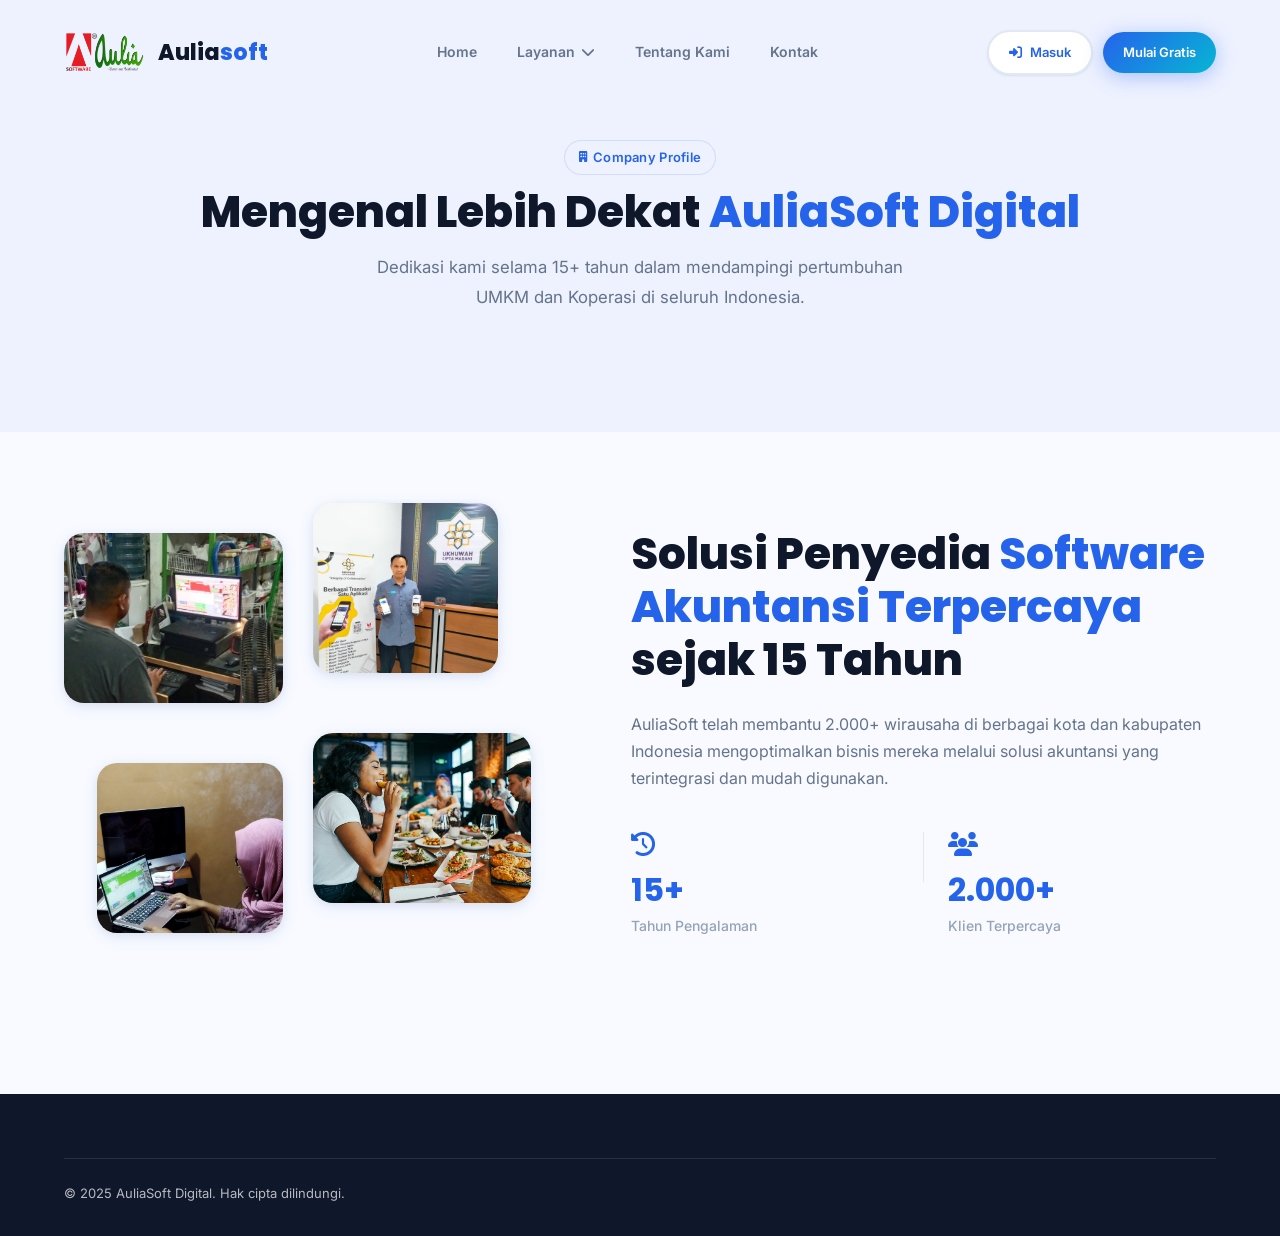
<file: about.html>
<!DOCTYPE html>
<html lang="id">

<head>
    <meta charset="UTF-8">
    <meta name="viewport" content="width=device-width, initial-scale=1.0">
    <title>Tentang Kami – AuliaSoft Digital Indonesia</title>
    <link rel="preconnect" href="https://fonts.googleapis.com">
    <link rel="preconnect" href="https://fonts.gstatic.com" crossorigin>
    <link
        href="https://fonts.googleapis.com/css2?family=Poppins:wght@400;500;600;700;800;900&family=Inter:wght@300;400;500;600&display=swap"
        rel="stylesheet">
    <link rel="stylesheet" href="https://cdnjs.cloudflare.com/ajax/libs/font-awesome/6.5.0/css/all.min.css">
    <link rel="stylesheet" href="style.css">
</head>

<body>

    <!-- NAVBAR -->
    <nav id="navbar" class="scrolled">
        <div class="container">
            <div class="nav-inner">
                <a href="index.html" class="nav-logo">
                    <div class="nav-logo-icon">
                        <img src="assets/logo/logo.png" alt="AuliaSoft Logo"
                            onerror="this.style.display='none';this.parentElement.innerHTML='<div style=\'width:38px;height:38px;background:var(--gradient-primary);border-radius:10px;display:flex;align-items:center;justify-content:center;color:white;font-size:18px;\'><i class=\'fa-solid fa-cash-register\'></i></div>';">
                    </div>
                    <div class="nav-logo-text">Aulia<span>soft</span></div>
                </a>
                <ul class="nav-links">
                    <li><a href="index.html">Home</a></li>
                    <li class="nav-dropdown">
                        <a href="javascript:void(0)" class="dropdown-trigger">Layanan <i
                                class="fa-solid fa-chevron-down"></i></a>
                        <ul class="dropdown-menu">
                            <li><a href="product-detail.html"><i class="fa-solid fa-circle-info"></i> Detail Produk</a>
                            </li>
                            <li><a href="others.html"><i class="fa-solid fa-ellipsis-h"></i> Lainnya</a></li>
                        </ul>
                    </li>
                    <li><a href="about.html" class="active">Tentang Kami</a></li>
                    <li><a href="contact.html">Kontak</a></li>
                </ul>
                <div class="nav-cta">
                    <a href="https://pos.auliasoft.com/" target="_blank" class="btn btn-outline btn-sm"><i
                            class="fa-solid fa-right-to-bracket"></i> Masuk</a>
                    <a href="https://pos.auliasoft.com/" target="_blank" class="btn btn-primary btn-sm">Mulai
                        Gratis</a>
                </div>
                <div class="hamburger" onclick="toggleMenu()">
                    <span></span><span></span><span></span>
                </div>
            </div>
        </div>
    </nav>

    <!-- MOBILE MENU -->
    <div id="mobile-menu">
        <a href="index.html" onclick="toggleMenu()">Home</a>
        <div class="mobile-menu-item">
            <span class="mobile-menu-header">Layanan</span>
            <a href="product-detail.html" onclick="toggleMenu()">Detail Produk</a>
            <a href="others.html" onclick="toggleMenu()">Lainnya</a>
        </div>
        <a href="about.html" onclick="toggleMenu()">Tentang Kami</a>
        <a href="contact.html" onclick="toggleMenu()">Kontak</a>
    </div>

    <header class="section-sm" style="background:var(--surface2); padding-top: 140px;">
        <div class="container">
            <div class="section-header center reveal visible">
                <div class="tag"><i class="fa-solid fa-building"></i> Company Profile</div>
                <h1 class="section-title" style="margin-top:12px">Mengenal Lebih Dekat <span>AuliaSoft Digital</span>
                </h1>
                <p class="section-subtitle">Dedikasi kami selama 15+ tahun dalam mendampingi pertumbuhan UMKM dan
                    Koperasi di seluruh Indonesia.</p>
            </div>
        </div>
    </header>

    <section id="about" class="section">
        <div class="container">
            <div class="stats-top reveal visible">
                <div class="stats-images-grid">
                    <img src="assets/images/tokorahmi.jpg" alt="User 1" class="stats-img stats-img-1"
                        onerror="this.src='https://placehold.co/400x300';">
                    <img src="assets/images/ukhuwah.jpg" alt="User 2" class="stats-img stats-img-2"
                        onerror="this.src='https://placehold.co/400x300';">
                    <img src="assets/images/cv.jpg" alt="User 3" class="stats-img stats-img-3"
                        onerror="this.src='https://placehold.co/400x300';">
                    <img src="assets/images/restaurant.jpg" alt="User 4" class="stats-img stats-img-4"
                        onerror="this.src='https://placehold.co/400x300';">
                </div>
                <div class="stats-content">
                    <h2 class="section-title" style="margin-bottom: 24px; text-align: left; line-height: 1.2;">Solusi
                        Penyedia <span>Software Akuntansi Terpercaya</span> sejak 15 Tahun</h2>
                    <p class="stats-desc" style="margin-top: 0;">AuliaSoft telah membantu 2.000+ wirausaha di berbagai
                        kota dan kabupaten Indonesia mengoptimalkan bisnis mereka melalui solusi akuntansi yang
                        terintegrasi dan mudah digunakan.</p>
                    <div class="stats-numbers">
                        <div class="stat-item">
                            <i class="fa-solid fa-clock-rotate-left stat-icon"></i>
                            <div class="stat-val">15+</div>
                            <div class="stat-label">Tahun Pengalaman</div>
                        </div>
                        <div class="stats-divider"></div>
                        <div class="stat-item">
                            <i class="fa-solid fa-users stat-icon"></i>
                            <div class="stat-val">2.000+</div>
                            <div class="stat-label">Klien Terpercaya</div>
                        </div>
                    </div>
                </div>
            </div>
        </div>
    </section>

    <!-- FOOTER -->
    <footer>
        <div class="container">
            <div class="footer-bottom">
                <p>© 2025 AuliaSoft Digital. Hak cipta dilindungi.</p>
            </div>
        </div>
    </footer>

    <script src="script.js"></script>
</body>

</html>
</file>
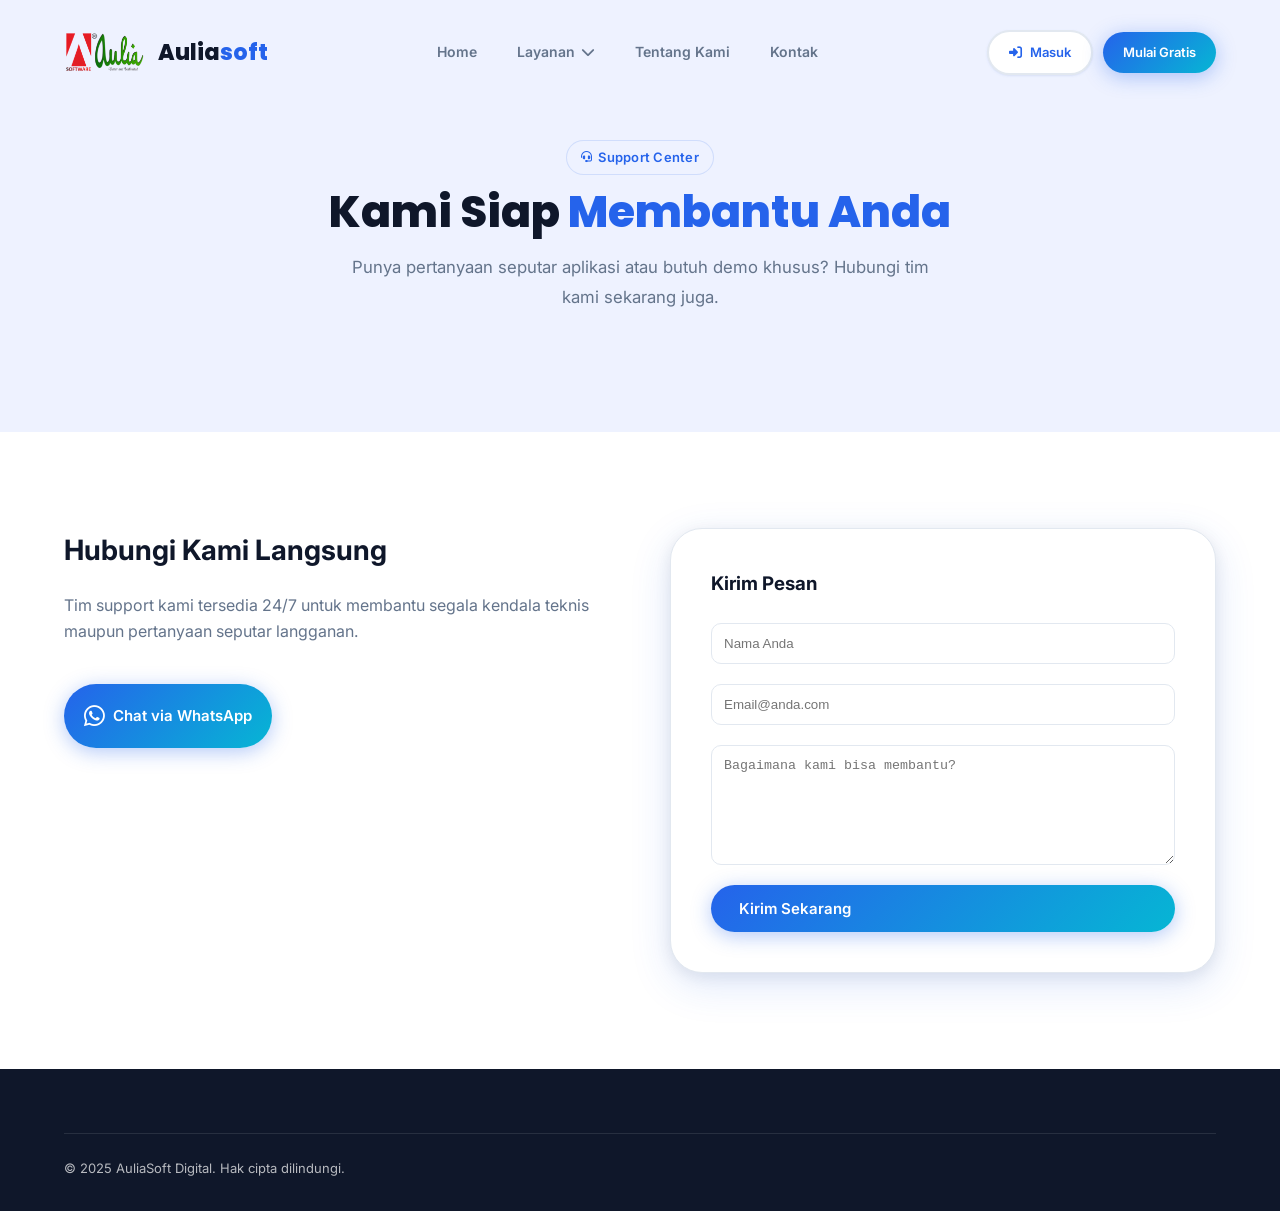
<file: contact.html>
<!DOCTYPE html>
<html lang="id">

<head>
    <meta charset="UTF-8">
    <meta name="viewport" content="width=device-width, initial-scale=1.0">
    <title>Kontak Kami – Dukungan Pelanggan AuliaSoft</title>
    <link rel="preconnect" href="https://fonts.googleapis.com">
    <link rel="preconnect" href="https://fonts.gstatic.com" crossorigin>
    <link
        href="https://fonts.googleapis.com/css2?family=Poppins:wght@400;500;600;700;800;900&family=Inter:wght@300;400;500;600&display=swap"
        rel="stylesheet">
    <link rel="stylesheet" href="https://cdnjs.cloudflare.com/ajax/libs/font-awesome/6.5.0/css/all.min.css">
    <link rel="stylesheet" href="style.css">
</head>

<body>

    <!-- NAVBAR -->
    <nav id="navbar" class="scrolled">
        <div class="container">
            <div class="nav-inner">
                <a href="index.html" class="nav-logo">
                    <div class="nav-logo-icon">
                        <img src="assets/logo/logo.png" alt="AuliaSoft Logo"
                            onerror="this.style.display='none';this.parentElement.innerHTML='<div style=\'width:38px;height:38px;background:var(--gradient-primary);border-radius:10px;display:flex;align-items:center;justify-content:center;color:white;font-size:18px;\'><i class=\'fa-solid fa-cash-register\'></i></div>';">
                    </div>
                    <div class="nav-logo-text">Aulia<span>soft</span></div>
                </a>
                <ul class="nav-links">
                    <li><a href="index.html">Home</a></li>
                    <li class="nav-dropdown">
                        <a href="javascript:void(0)" class="dropdown-trigger">Layanan <i
                                class="fa-solid fa-chevron-down"></i></a>
                        <ul class="dropdown-menu">
                            <li><a href="product-detail.html"><i class="fa-solid fa-circle-info"></i> Detail Produk</a>
                            </li>
                            <li><a href="others.html"><i class="fa-solid fa-ellipsis-h"></i> Lainnya</a></li>
                        </ul>
                    </li>
                    <li><a href="about.html">Tentang Kami</a></li>
                    <li><a href="contact.html" class="active">Kontak</a></li>
                </ul>
                <div class="nav-cta">
                    <a href="https://pos.auliasoft.com/" target="_blank" class="btn btn-outline btn-sm"><i
                            class="fa-solid fa-right-to-bracket"></i> Masuk</a>
                    <a href="https://pos.auliasoft.com/" target="_blank" class="btn btn-primary btn-sm">Mulai
                        Gratis</a>
                </div>
                <div class="hamburger" onclick="toggleMenu()">
                    <span></span><span></span><span></span>
                </div>
            </div>
        </div>
    </nav>

    <!-- MOBILE MENU -->
    <div id="mobile-menu">
        <a href="index.html" onclick="toggleMenu()">Home</a>
        <div class="mobile-menu-item">
            <span class="mobile-menu-header">Layanan</span>
            <a href="product-detail.html" onclick="toggleMenu()">Detail Produk</a>
            <a href="others.html" onclick="toggleMenu()">Lainnya</a>
        </div>
        <a href="about.html" onclick="toggleMenu()">Tentang Kami</a>
        <a href="contact.html" onclick="toggleMenu()">Kontak</a>
    </div>

    <header class="section-sm" style="background:var(--surface2); padding-top: 140px;">
        <div class="container">
            <div class="section-header center reveal visible">
                <div class="tag"><i class="fa-solid fa-headset"></i> Support Center</div>
                <h1 class="section-title" style="margin-top:12px">Kami Siap <span>Membantu Anda</span></h1>
                <p class="section-subtitle">Punya pertanyaan seputar aplikasi atau butuh demo khusus? Hubungi tim kami
                    sekarang juga.</p>
            </div>
        </div>
    </header>

    <section class="section">
        <div class="container">
            <div style="display:grid; grid-template-columns: 1fr 1fr; gap: 60px; align-items: start;">
                <div>
                    <h2 style="font-size:28px; margin-bottom: 20px;">Hubungi Kami Langsung</h2>
                    <p style="color:var(--text-muted); margin-bottom: 40px;">Tim support kami tersedia 24/7 untuk
                        membantu segala kendala teknis maupun pertanyaan seputar langganan.</p>
                    <a href="https://wa.me/6281241945881" target="_blank" class="btn btn-primary"
                        style="justify-content:center; padding: 20px;">
                        <i class="fab fa-whatsapp" style="font-size:24px;"></i> Chat via WhatsApp
                    </a>
                </div>
                <div
                    style="background:white; padding:40px; border-radius:var(--radius-xl); border:1px solid var(--border); box-shadow: var(--shadow-lg);">
                    <h3 style="margin-bottom:24px;">Kirim Pesan</h3>
                    <div style="display:flex; flex-direction:column; gap:20px;">
                        <input type="text" placeholder="Nama Anda"
                            style="width:100%; padding:12px; border:1px solid var(--border); border-radius:10px;">
                        <input type="email" placeholder="Email@anda.com"
                            style="width:100%; padding:12px; border:1px solid var(--border); border-radius:10px;">
                        <textarea placeholder="Bagaimana kami bisa membantu?"
                            style="width:100%; padding:12px; border:1px solid var(--border); border-radius:10px; height:120px;"></textarea>
                        <button class="btn btn-primary btn-full">Kirim Sekarang</button>
                    </div>
                </div>
            </div>
        </div>
    </section>

    <!-- FOOTER -->
    <footer>
        <div class="container">
            <div class="footer-bottom">
                <p>© 2025 AuliaSoft Digital. Hak cipta dilindungi.</p>
            </div>
        </div>
    </footer>

    <script src="script.js"></script>
</body>

</html>
</file>
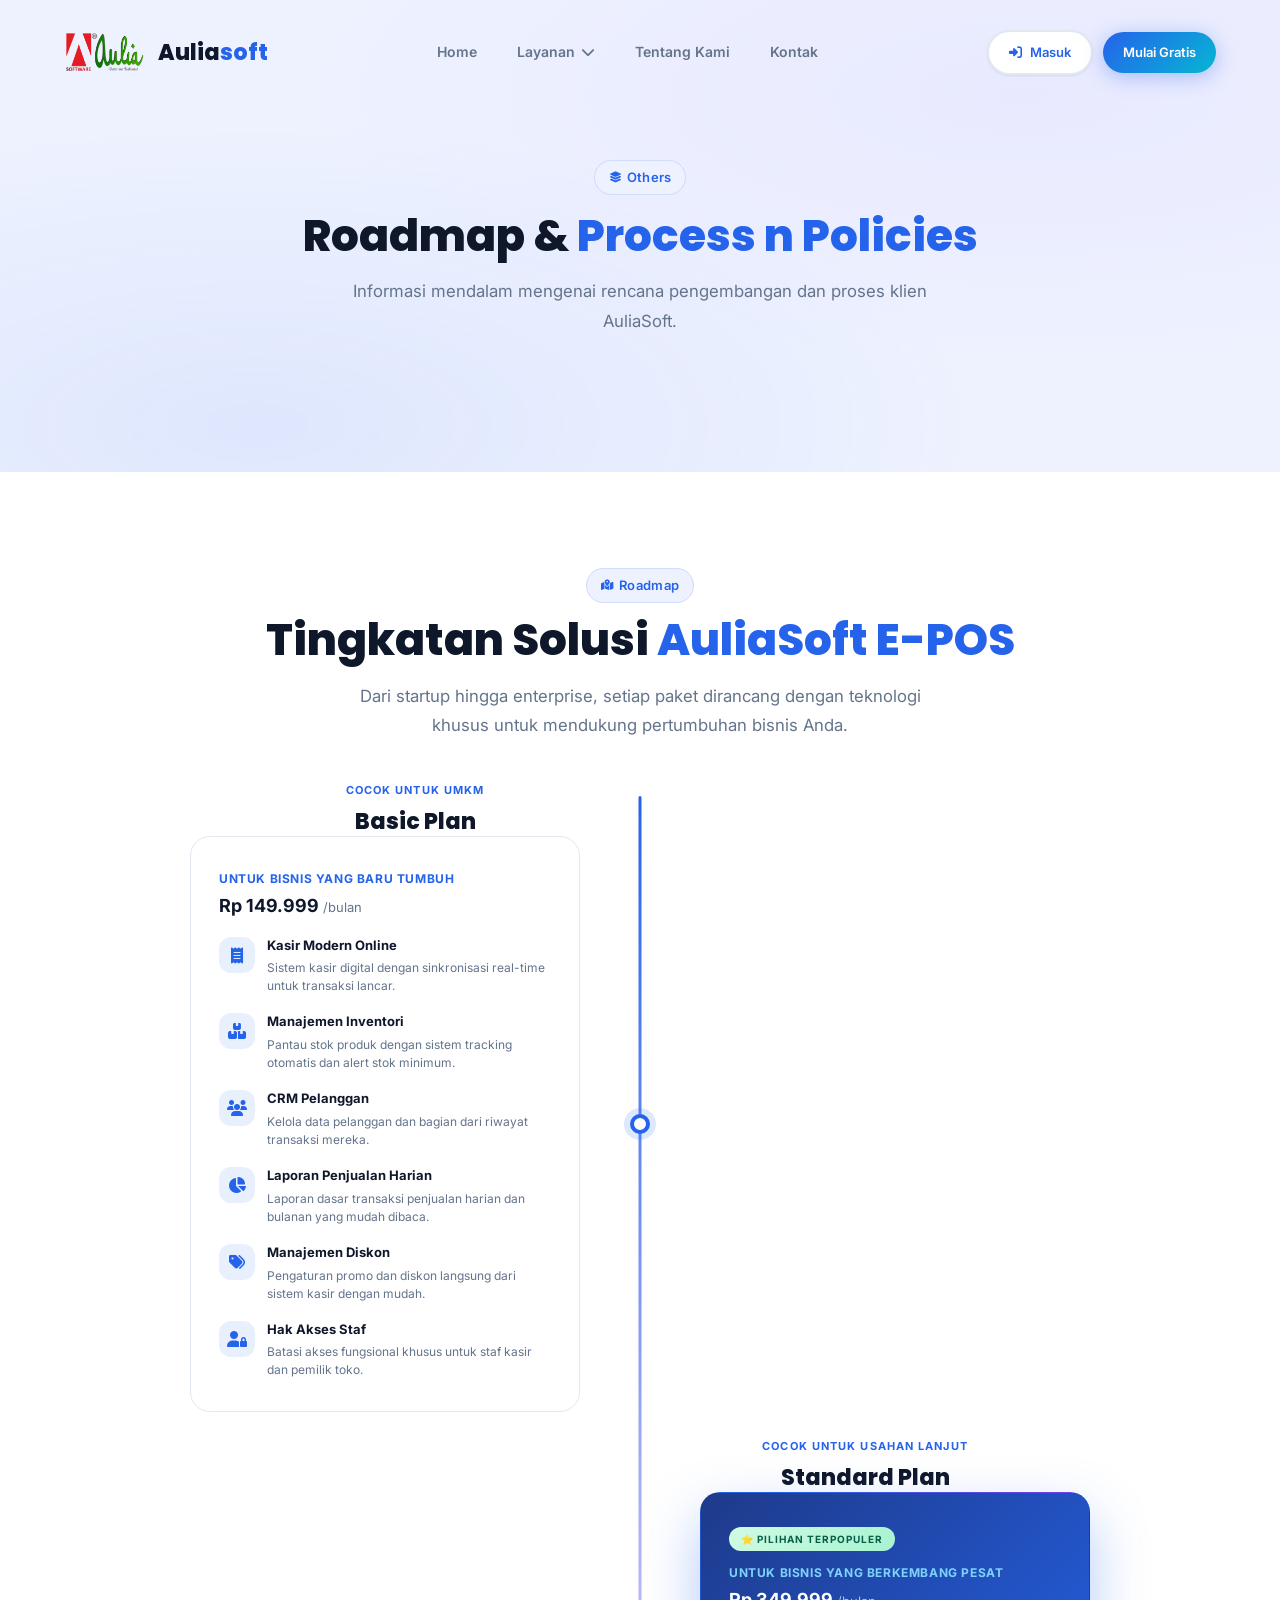
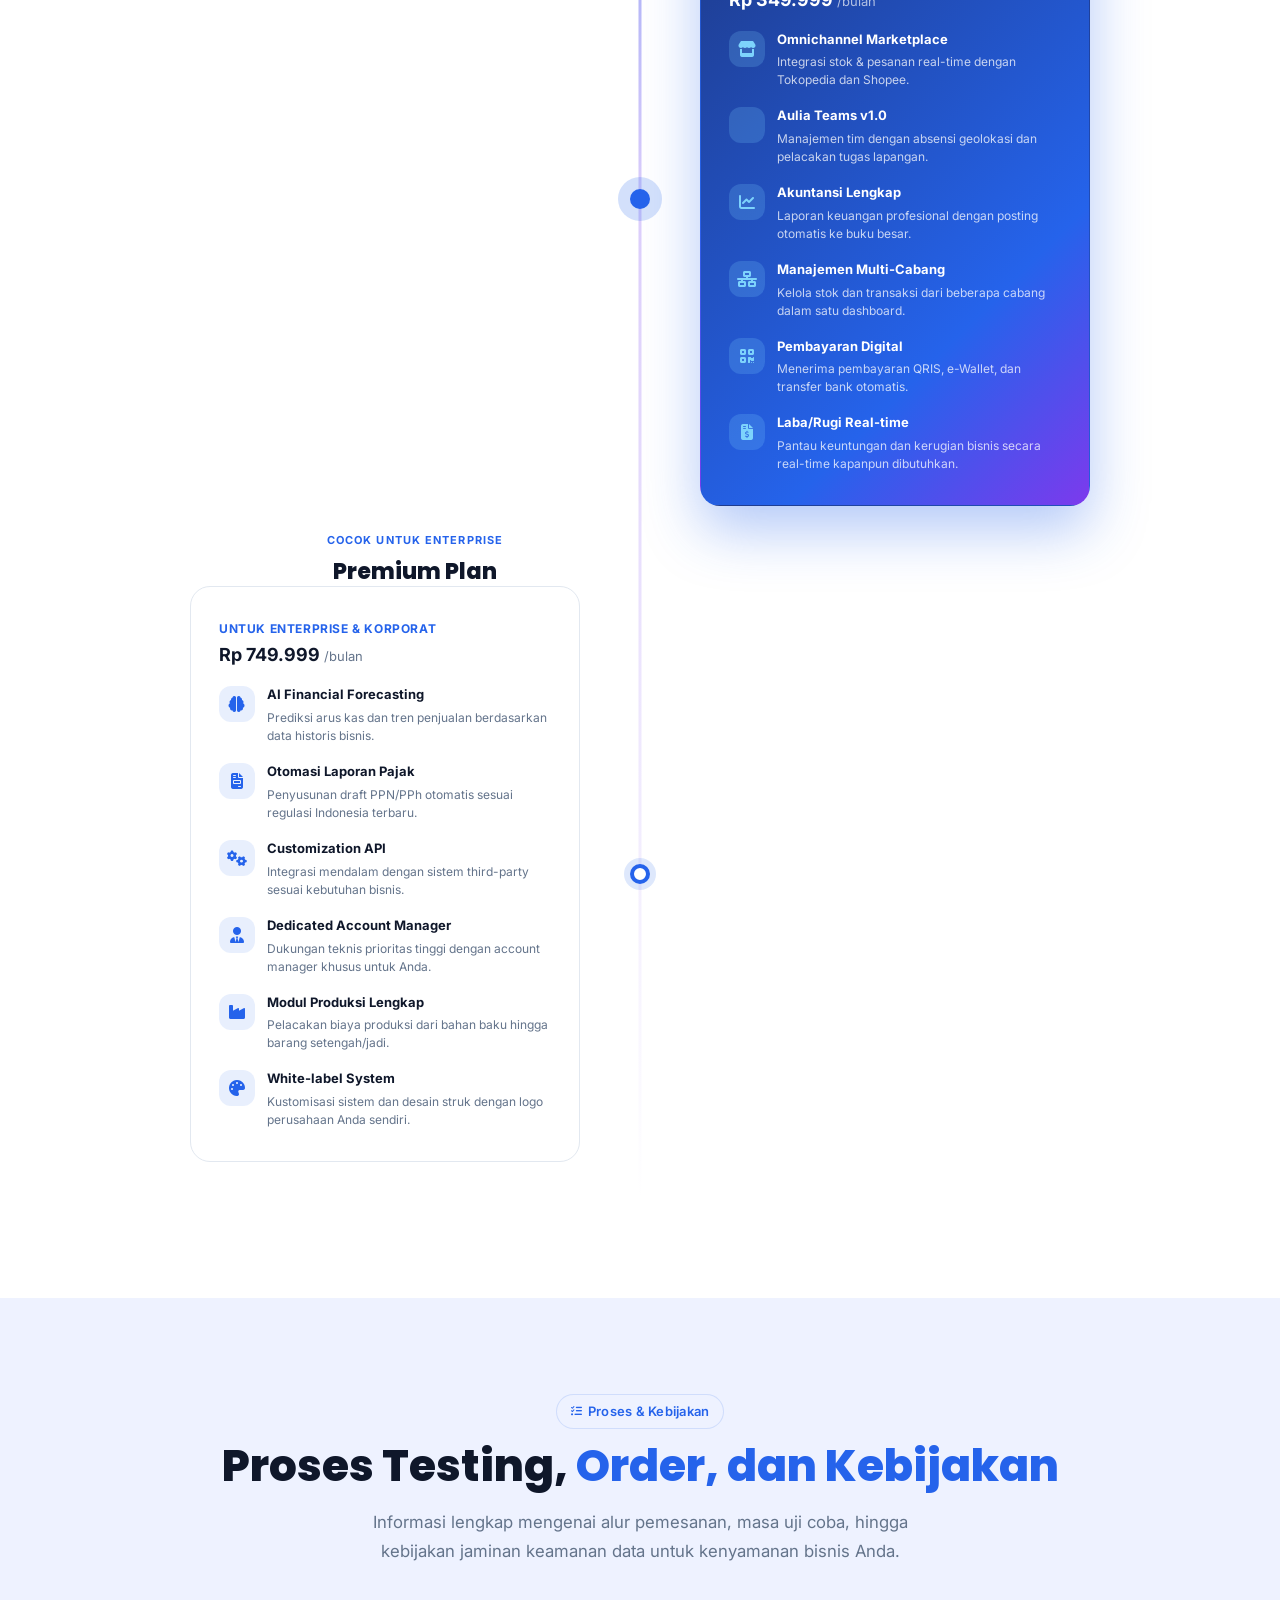
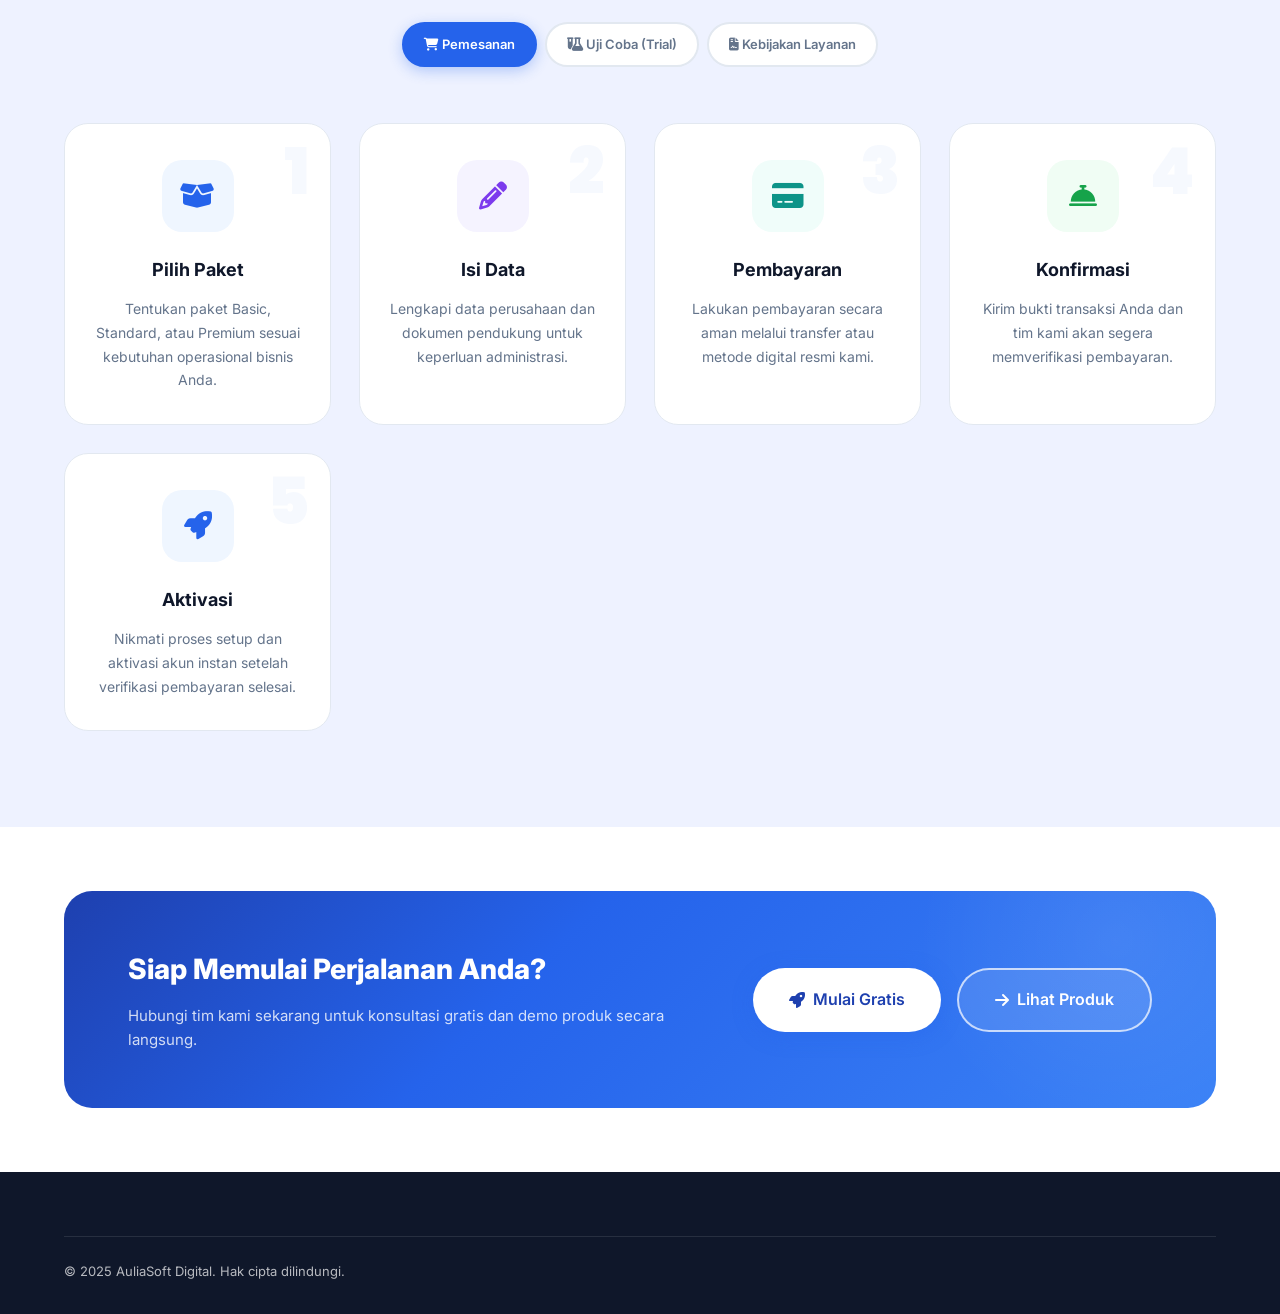
<file: others.html>
<!DOCTYPE html>
<html lang="id">

<head>
    <meta charset="UTF-8">
    <meta name="viewport" content="width=device-width, initial-scale=1.0">
    <title>Lainnya – Roadmap & Process n Policies</title>
    <meta name="description"
        content="Pelajari roadmap pengembangan AuliaSoft, alur onboarding, dan kebijakan layanan kami. Transparan, modern, dan terpercaya.">
    <link rel="preconnect" href="https://fonts.googleapis.com">
    <link rel="preconnect" href="https://fonts.gstatic.com" crossorigin>
    <link
        href="https://fonts.googleapis.com/css2?family=Poppins:wght@400;500;600;700;800;900&family=Inter:wght@300;400;500;600&display=swap"
        rel="stylesheet">
    <link rel="stylesheet" href="https://cdnjs.cloudflare.com/ajax/libs/font-awesome/6.5.0/css/all.min.css">
    <link rel="stylesheet" href="style.css">
</head>

<body>

    <!-- NAVBAR -->
    <nav id="navbar" class="scrolled">
        <div class="container">
            <div class="nav-inner">
                <a href="index.html" class="nav-logo">
                    <div class="nav-logo-icon">
                        <img src="assets/logo/logo.png" alt="AuliaSoft Logo"
                            onerror="this.style.display='none';this.parentElement.innerHTML='<div style=\'width:38px;height:38px;background:var(--gradient-primary);border-radius:10px;display:flex;align-items:center;justify-content:center;color:white;font-size:18px;\'><i class=\'fa-solid fa-cash-register\'></i></div>';">
                    </div>
                    <div class="nav-logo-text">Aulia<span>soft</span></div>
                </a>
                <ul class="nav-links">
                    <li><a href="index.html">Home</a></li>
                    <li class="nav-dropdown">
                        <a href="javascript:void(0)" class="dropdown-trigger active">Layanan <i
                                class="fa-solid fa-chevron-down"></i></a>
                        <ul class="dropdown-menu">
                            <li><a href="product-detail.html"><i class="fa-solid fa-circle-info"></i> Detail Produk</a>
                            </li>
                            <li><a href="others.html"><i class="fa-solid fa-ellipsis-h"></i> Lainnya</a></li>
                        </ul>
                    </li>
                    <li><a href="about.html">Tentang Kami</a></li>
                    <li><a href="contact.html">Kontak</a></li>
                </ul>
                <div class="nav-cta">
                    <a href="https://pos.auliasoft.com/" target="_blank" class="btn btn-outline btn-sm"><i
                            class="fa-solid fa-right-to-bracket"></i> Masuk</a>
                    <a href="https://pos.auliasoft.com/" target="_blank" class="btn btn-primary btn-sm">Mulai
                        Gratis</a>
                </div>
                <div class="hamburger" onclick="toggleMenu()">
                    <span></span><span></span><span></span>
                </div>
            </div>
        </div>
    </nav>

    <!-- MOBILE MENU -->
    <div id="mobile-menu">
        <a href="index.html" onclick="toggleMenu()">Home</a>
        <div class="mobile-menu-item">
            <span class="mobile-menu-header">Layanan</span>
            <a href="product-detail.html" onclick="toggleMenu()">Detail Produk</a>
            <a href="others.html" onclick="toggleMenu()">Lainnya</a>
        </div>
        <a href="about.html" onclick="toggleMenu()">Tentang Kami</a>
        <a href="contact.html" onclick="toggleMenu()">Kontak</a>
    </div>

    <!-- HERO HEADER -->
    <header class="oth-hero">
        <div class="oth-hero-bg"></div>
        <div class="container">
            <div class="section-header center reveal visible">
                <div class="tag"><i class="fa-solid fa-layer-group"></i> Others</div>
                <h1 class="section-title" style="margin-top:16px">Roadmap & <span> Process n Policies</span></h1>
                <p class="section-subtitle" style="margin-top:12px;max-width:600px;margin-left:auto;margin-right:auto;">
                    Informasi mendalam mengenai rencana pengembangan dan proses klien AuliaSoft.</p>
            </div>
        </div>
    </header>

    <!-- SECTION 1: ROADMAP -->
    <section id="roadmap" class="section">
        <div class="container">
            <div class="section-header center reveal">
                <div class="tag"><i class="fa-solid fa-map-location-dot"></i> Roadmap</div>
                <h2 class="section-title" style="margin-top:12px">Tingkatan Solusi <span>AuliaSoft E-POS</span></h2>
                <p class="section-subtitle">Dari startup hingga enterprise, setiap paket dirancang dengan teknologi
                    khusus untuk mendukung pertumbuhan bisnis Anda.</p>
            </div>

            <!-- New Evolution Timeline Design -->
            <div class="oth-roadmap-timeline reveal">
                <!-- Basic Plan -->
                <div class="oth-roadmap-item oth-roadmap-item--left">
                    <div class="oth-roadmap-marker">
                        <div class="oth-roadmap-dot"></div>
                    </div>
                    <div class="oth-roadmap-label">
                        <div class="oth-roadmap-quarter">Cocok untuk UMKM</div>
                        <h3 class="oth-roadmap-title">Basic Plan</h3>
                    </div>
                    <div class="oth-roadmap-card">
                        <div class="oth-roadmap-subtitle">Untuk Bisnis Yang Baru Tumbuh</div>
                        <p class="oth-roadmap-price">Rp 149.999 <span>/bulan</span></p>
                        <div class="oth-tech-items">
                            <div class="oth-tech-item">
                                <div class="oth-tech-icon"><i class="fa-solid fa-receipt"></i></div>
                                <div class="oth-tech-text">
                                    <strong>Kasir Modern Online</strong>
                                    <span>Sistem kasir digital dengan sinkronisasi real-time untuk transaksi
                                        lancar.</span>
                                </div>
                            </div>
                            <div class="oth-tech-item">
                                <div class="oth-tech-icon"><i class="fa-solid fa-boxes"></i></div>
                                <div class="oth-tech-text">
                                    <strong>Manajemen Inventori</strong>
                                    <span>Pantau stok produk dengan sistem tracking otomatis dan alert stok
                                        minimum.</span>
                                </div>
                            </div>
                            <div class="oth-tech-item">
                                <div class="oth-tech-icon"><i class="fa-solid fa-users"></i></div>
                                <div class="oth-tech-text">
                                    <strong>CRM Pelanggan</strong>
                                    <span>Kelola data pelanggan dan bagian dari riwayat transaksi mereka.</span>
                                </div>
                            </div>
                            <div class="oth-tech-item">
                                <div class="oth-tech-icon"><i class="fa-solid fa-chart-pie"></i></div>
                                <div class="oth-tech-text">
                                    <strong>Laporan Penjualan Harian</strong>
                                    <span>Laporan dasar transaksi penjualan harian dan bulanan yang mudah dibaca.</span>
                                </div>
                            </div>
                            <div class="oth-tech-item">
                                <div class="oth-tech-icon"><i class="fa-solid fa-tags"></i></div>
                                <div class="oth-tech-text">
                                    <strong>Manajemen Diskon</strong>
                                    <span>Pengaturan promo dan diskon langsung dari sistem kasir dengan mudah.</span>
                                </div>
                            </div>
                            <div class="oth-tech-item">
                                <div class="oth-tech-icon"><i class="fa-solid fa-user-lock"></i></div>
                                <div class="oth-tech-text">
                                    <strong>Hak Akses Staf</strong>
                                    <span>Batasi akses fungsional khusus untuk staf kasir dan pemilik toko.</span>
                                </div>
                            </div>
                        </div>
                    </div>
                </div>

                <!-- Timeline Line -->
                <div class="oth-roadmap-line"></div>

                <!-- Standard Plan -->
                <div class="oth-roadmap-item oth-roadmap-item--right">
                    <div class="oth-roadmap-marker">
                        <div class="oth-roadmap-dot oth-roadmap-dot--featured"></div>
                    </div>
                    <div class="oth-roadmap-label">
                        <div class="oth-roadmap-quarter">Cocok untuk usahan lanjut</div>
                        <h3 class="oth-roadmap-title">Standard Plan</h3>
                    </div>
                    <div class="oth-roadmap-card oth-roadmap-card--featured">
                        <div class="oth-roadmap-badge">⭐ Pilihan Terpopuler</div>
                        <div class="oth-roadmap-subtitle">Untuk Bisnis yang Berkembang Pesat</div>
                        <p class="oth-roadmap-price">Rp 349.999 <span>/bulan</span></p>
                        <div class="oth-tech-items">
                            <div class="oth-tech-item">
                                <div class="oth-tech-icon"><i class="fa-solid fa-store"></i></div>
                                <div class="oth-tech-text">
                                    <strong>Omnichannel Marketplace</strong>
                                    <span>Integrasi stok & pesanan real-time dengan Tokopedia dan Shopee.</span>
                                </div>
                            </div>
                            <div class="oth-tech-item">
                                <div class="oth-tech-icon"><i class="fa-solid fa-person-dots"></i></div>
                                <div class="oth-tech-text">
                                    <strong>Aulia Teams v1.0</strong>
                                    <span>Manajemen tim dengan absensi geolokasi dan pelacakan tugas lapangan.</span>
                                </div>
                            </div>
                            <div class="oth-tech-item">
                                <div class="oth-tech-icon"><i class="fa-solid fa-chart-line"></i></div>
                                <div class="oth-tech-text">
                                    <strong>Akuntansi Lengkap</strong>
                                    <span>Laporan keuangan profesional dengan posting otomatis ke buku besar.</span>
                                </div>
                            </div>
                            <div class="oth-tech-item">
                                <div class="oth-tech-icon"><i class="fa-solid fa-network-wired"></i></div>
                                <div class="oth-tech-text">
                                    <strong>Manajemen Multi-Cabang</strong>
                                    <span>Kelola stok dan transaksi dari beberapa cabang dalam satu dashboard.</span>
                                </div>
                            </div>
                            <div class="oth-tech-item">
                                <div class="oth-tech-icon"><i class="fa-solid fa-qrcode"></i></div>
                                <div class="oth-tech-text">
                                    <strong>Pembayaran Digital</strong>
                                    <span>Menerima pembayaran QRIS, e-Wallet, dan transfer bank otomatis.</span>
                                </div>
                            </div>
                            <div class="oth-tech-item">
                                <div class="oth-tech-icon"><i class="fa-solid fa-file-invoice-dollar"></i></div>
                                <div class="oth-tech-text">
                                    <strong>Laba/Rugi Real-time</strong>
                                    <span>Pantau keuntungan dan kerugian bisnis secara real-time kapanpun
                                        dibutuhkan.</span>
                                </div>
                            </div>
                        </div>
                    </div>
                </div>

                <!-- Timeline Line -->
                <div class="oth-roadmap-line"></div>

                <!-- Premium Plan -->
                <div class="oth-roadmap-item oth-roadmap-item--left">
                    <div class="oth-roadmap-marker">
                        <div class="oth-roadmap-dot"></div>
                    </div>
                    <div class="oth-roadmap-label">
                        <div class="oth-roadmap-quarter">Cocok untuk enterprise</div>
                        <h3 class="oth-roadmap-title">Premium Plan</h3>
                    </div>
                    <div class="oth-roadmap-card">
                        <div class="oth-roadmap-subtitle">Untuk Enterprise & Korporat</div>
                        <p class="oth-roadmap-price">Rp 749.999 <span>/bulan</span></p>
                        <div class="oth-tech-items">
                            <div class="oth-tech-item">
                                <div class="oth-tech-icon"><i class="fa-solid fa-brain"></i></div>
                                <div class="oth-tech-text">
                                    <strong>AI Financial Forecasting</strong>
                                    <span>Prediksi arus kas dan tren penjualan berdasarkan data historis bisnis.</span>
                                </div>
                            </div>
                            <div class="oth-tech-item">
                                <div class="oth-tech-icon"><i class="fa-solid fa-file-invoice"></i></div>
                                <div class="oth-tech-text">
                                    <strong>Otomasi Laporan Pajak</strong>
                                    <span>Penyusunan draft PPN/PPh otomatis sesuai regulasi Indonesia terbaru.</span>
                                </div>
                            </div>
                            <div class="oth-tech-item">
                                <div class="oth-tech-icon"><i class="fa-solid fa-gears"></i></div>
                                <div class="oth-tech-text">
                                    <strong>Customization API</strong>
                                    <span>Integrasi mendalam dengan sistem third-party sesuai kebutuhan bisnis.</span>
                                </div>
                            </div>
                            <div class="oth-tech-item">
                                <div class="oth-tech-icon"><i class="fa-solid fa-user-tie"></i></div>
                                <div class="oth-tech-text">
                                    <strong>Dedicated Account Manager</strong>
                                    <span>Dukungan teknis prioritas tinggi dengan account manager khusus untuk
                                        Anda.</span>
                                </div>
                            </div>
                            <div class="oth-tech-item">
                                <div class="oth-tech-icon"><i class="fa-solid fa-industry"></i></div>
                                <div class="oth-tech-text">
                                    <strong>Modul Produksi Lengkap</strong>
                                    <span>Pelacakan biaya produksi dari bahan baku hingga barang setengah/jadi.</span>
                                </div>
                            </div>
                            <div class="oth-tech-item">
                                <div class="oth-tech-icon"><i class="fa-solid fa-palette"></i></div>
                                <div class="oth-tech-text">
                                    <strong>White-label System</strong>
                                    <span>Kustomisasi sistem dan desain struk dengan logo perusahaan Anda
                                        sendiri.</span>
                                </div>
                            </div>
                        </div>
                    </div>
                </div>
            </div>
        </div>
    </section>

    <!-- SECTION 2: PROCESS & POLICIES -->
    <section id="process" class="section" style="background:var(--surface2)">
        <div class="container">
            <div class="section-header center reveal">
                <div class="tag"><i class="fa-solid fa-list-check"></i> Proses & Kebijakan</div>
                <h2 class="section-title" style="margin-top:12px">Proses Testing, <span>Order, dan Kebijakan</span></h2>
                <p class="section-subtitle">Informasi lengkap mengenai alur pemesanan, masa uji coba, hingga kebijakan
                    jaminan keamanan data untuk kenyamanan bisnis Anda.</p>
            </div>

            <div class="features-tabs reveal" style="justify-content:center; margin-bottom:40px;">
                <div class="feature-tab active" data-process="pemesanan"><i class="fa-solid fa-cart-shopping"></i>
                    Pemesanan</div>
                <div class="feature-tab" data-process="trial"><i class="fa-solid fa-flask-vial"></i> Uji Coba (Trial)
                </div>
                <div class="feature-tab" data-process="kebijakan"><i class="fa-solid fa-file-contract"></i> Kebijakan
                    Layanan</div>
            </div>

            <div id="pemesanan" class="process-tab-pane">
                <div class="oth-steps-grid">
                    <div class="oth-step-card">
                        <div class="oth-step-icon-wrap oth-step-icon--blue"><i class="fa-solid fa-box-open"></i></div>
                        <div class="oth-step-num">1</div>
                        <h3 class="oth-step-title">Pilih Paket</h3>
                        <p class="oth-step-desc">Tentukan paket Basic, Standard, atau Premium sesuai kebutuhan
                            operasional bisnis Anda.</p>
                    </div>
                    <div class="oth-step-card">
                        <div class="oth-step-icon-wrap oth-step-icon--purple"><i class="fa-solid fa-pencil"></i></div>
                        <div class="oth-step-num">2</div>
                        <h3 class="oth-step-title">Isi Data</h3>
                        <p class="oth-step-desc">Lengkapi data perusahaan dan dokumen pendukung untuk keperluan
                            administrasi.</p>
                    </div>
                    <div class="oth-step-card">
                        <div class="oth-step-icon-wrap oth-step-icon--teal"><i class="fa-solid fa-credit-card"></i>
                        </div>
                        <div class="oth-step-num">3</div>
                        <h3 class="oth-step-title">Pembayaran</h3>
                        <p class="oth-step-desc">Lakukan pembayaran secara aman melalui transfer atau metode digital
                            resmi kami.</p>
                    </div>
                    <div class="oth-step-card">
                        <div class="oth-step-icon-wrap oth-step-icon--green"><i class="fa-solid fa-bell-concierge"></i>
                        </div>
                        <div class="oth-step-num">4</div>
                        <h3 class="oth-step-title">Konfirmasi</h3>
                        <p class="oth-step-desc">Kirim bukti transaksi Anda dan tim kami akan segera memverifikasi
                            pembayaran.</p>
                    </div>
                    <div class="oth-step-card">
                        <div class="oth-step-icon-wrap oth-step-icon--blue"><i class="fa-solid fa-rocket"></i></div>
                        <div class="oth-step-num">5</div>
                        <h3 class="oth-step-title">Aktivasi</h3>
                        <p class="oth-step-desc">Nikmati proses setup dan aktivasi akun instan setelah verifikasi
                            pembayaran selesai.</p>
                    </div>
                </div>
            </div>

            <div id="trial" class="process-tab-pane" style="display: none;">
                <div class="oth-steps-grid">
                    <div class="oth-step-card">
                        <div class="oth-step-icon-wrap oth-step-icon--blue"><i class="fa-solid fa-calendar-check"></i>
                        </div>
                        <div class="oth-step-num">1</div>
                        <h3 class="oth-step-title">Trial Gratis</h3>
                        <p class="oth-step-desc">Nikmati uji coba gratis selama 7 hari penuh tanpa dikenakan biaya
                            apapun.</p>
                    </div>
                    <div class="oth-step-card">
                        <div class="oth-step-icon-wrap oth-step-icon--purple"><i class="fa-solid fa-star"></i></div>
                        <div class="oth-step-num">2</div>
                        <h3 class="oth-step-title">Akses Penuh</h3>
                        <p class="oth-step-desc">Dapatkan akses ke seluruh fitur unggulan kami tanpa batasan
                            fungsionalitas.</p>
                    </div>
                    <div class="oth-step-card">
                        <div class="oth-step-icon-wrap oth-step-icon--teal"><i class="fa-solid fa-gear"></i></div>
                        <div class="oth-step-num">3</div>
                        <h3 class="oth-step-title">Bantuan Setup</h3>
                        <p class="oth-step-desc">Tim kami siap memberikan dukungan penuh untuk setup dan instalasi awal.
                        </p>
                    </div>
                    <div class="oth-step-card">
                        <div class="oth-step-icon-wrap oth-step-icon--green"><i class="fa-solid fa-graduation-cap"></i>
                        </div>
                        <div class="oth-step-num">4</div>
                        <h3 class="oth-step-title">Training Pengguna</h3>
                        <p class="oth-step-desc">Kami menyediakan pelatihan gratis agar tim Anda mahir menggunakan
                            sistem.</p>
                    </div>
                    <div class="oth-step-card">
                        <div class="oth-step-icon-wrap oth-step-icon--blue"><i class="fa-solid fa-credit-card"></i>
                        </div>
                        <div class="oth-step-num">5</div>
                        <h3 class="oth-step-title">Tanpa Kartu Kredit</h3>
                        <p class="oth-step-desc">Mulai uji coba sistem kami sekarang juga tanpa perlu memasukkan kartu
                            kredit.</p>
                    </div>
                </div>
            </div>

            <div id="kebijakan" class="process-tab-pane" style="display: none;">
                <div class="oth-steps-grid">
                    <div class="oth-step-card">
                        <div class="oth-step-icon-wrap oth-step-icon--blue"><i class="fa-solid fa-shield-halved"></i>
                        </div>
                        <div class="oth-step-num">1</div>
                        <h3 class="oth-step-title">Garansi 30 Hari</h3>
                        <p class="oth-step-desc">Kami menjamin garansi uang kembali 100% dalam 30 hari jika Anda tidak
                            puas.</p>
                    </div>
                    <div class="oth-step-card">
                        <div class="oth-step-icon-wrap oth-step-icon--purple"><i
                                class="fa-solid fa-arrow-right-arrow-left"></i></div>
                        <div class="oth-step-num">2</div>
                        <h3 class="oth-step-title">Fleksibilitas</h3>
                        <p class="oth-step-desc">Bebas melakukan upgrade atau downgrade paket langganan kapan saja
                            dibutuhkan.</p>
                    </div>
                    <div class="oth-step-card">
                        <div class="oth-step-icon-wrap oth-step-icon--teal"><i class="fa-solid fa-lock"></i></div>
                        <div class="oth-step-num">3</div>
                        <h3 class="oth-step-title">Keamanan Data</h3>
                        <p class="oth-step-desc">Seluruh data pelanggan dijamin kerahasiaannya dan dienkripsi dengan
                            standar keamanan tinggi.</p>
                    </div>
                    <div class="oth-step-card">
                        <div class="oth-step-icon-wrap oth-step-icon--green"><i class="fa-solid fa-server"></i></div>
                        <div class="oth-step-num">4</div>
                        <h3 class="oth-step-title">Backup Otomatis</h3>
                        <p class="oth-step-desc">Sistem akan melakukan pencadangan data operasional Anda secara otomatis
                            setiap hari.</p>
                    </div>
                    <div class="oth-step-card">
                        <div class="oth-step-icon-wrap oth-step-icon--blue"><i class="fa-solid fa-headset"></i></div>
                        <div class="oth-step-num">5</div>
                        <h3 class="oth-step-title">Support 24/7</h3>
                        <p class="oth-step-desc">Layanan dukungan teknis responsif yang siap membantu kendala Anda 24/7
                            tanpa batas waktu.</p>
                    </div>
                </div>
            </div>
        </div>
    </section>

    <!-- MINI CTA -->
    <section class="section-sm">
        <div class="container">
            <div class="oth-cta-banner reveal">
                <div class="oth-cta-content">
                    <h3>Siap Memulai Perjalanan Anda?</h3>
                    <p>Hubungi tim kami sekarang untuk konsultasi gratis dan demo produk secara langsung.</p>
                </div>
                <div class="oth-cta-actions">
                    <a href="https://pos.auliasoft.com/" target="_blank" class="btn btn-primary btn-lg">
                        <i class="fa-solid fa-rocket"></i> Mulai Gratis
                    </a>
                    <a href="product-detail.html" class="btn btn-lg"
                        style="border:2px solid rgba(255,255,255,0.7); color:white; background:rgba(255,255,255,0.1);">
                        <i class="fa-solid fa-arrow-right"></i> Lihat Produk
                    </a>
                </div>
            </div>
        </div>
    </section>

    <!-- FOOTER -->
    <footer>
        <div class="container">
            <div class="footer-bottom">
                <p>© 2025 AuliaSoft Digital. Hak cipta dilindungi.</p>
            </div>
        </div>
    </footer>

    <script src="script.js"></script>
    <script>
        document.addEventListener('DOMContentLoaded', function () {
            const processTabs = document.querySelectorAll('.feature-tab[data-process]');
            const processPanes = document.querySelectorAll('.process-tab-pane');
            processTabs.forEach(tab => {
                tab.addEventListener('click', () => {
                    processTabs.forEach(t => t.classList.remove('active'));
                    processPanes.forEach(pane => pane.style.display = 'none');

                    tab.classList.add('active');
                    const targetId = tab.getAttribute('data-process');
                    const targetPane = document.getElementById(targetId);
                    if (targetPane) {
                        targetPane.style.display = 'block';
                    }
                });
            });
        });
    </script>
</body>

</html>
</file>
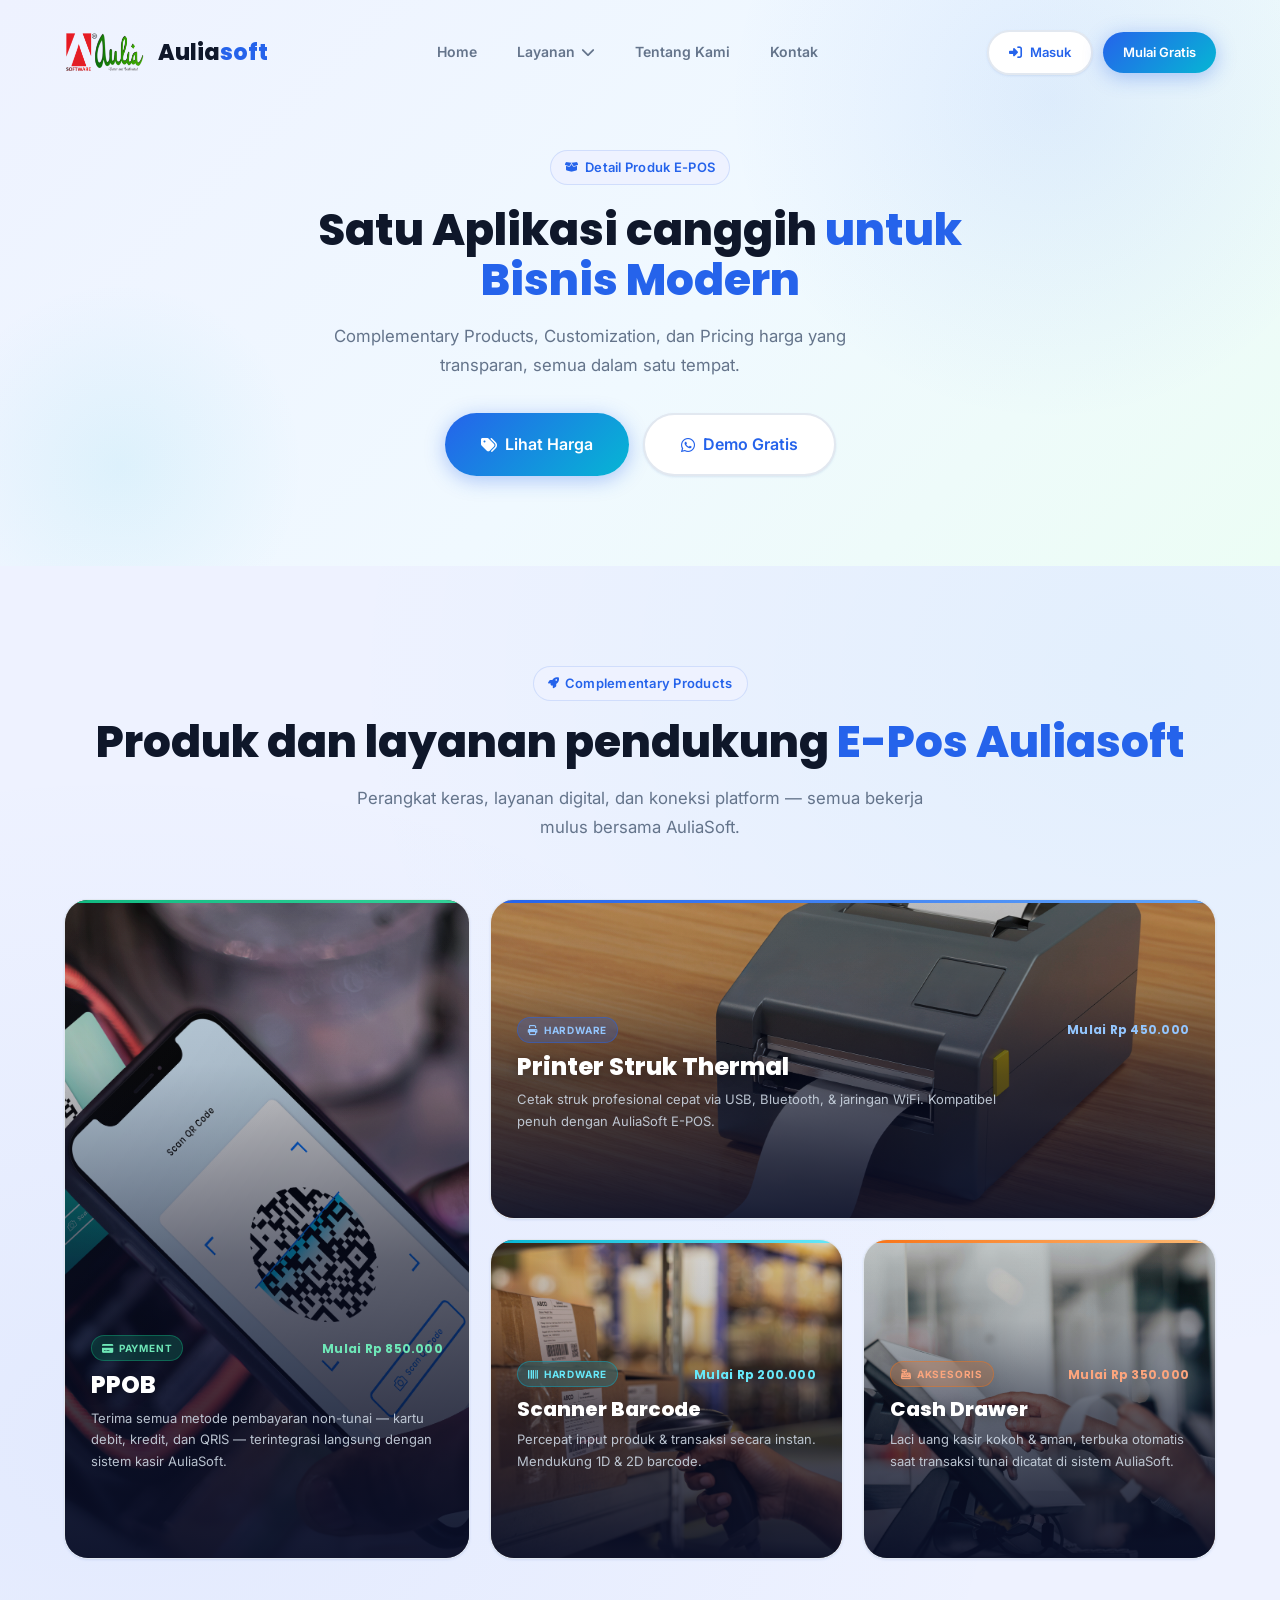
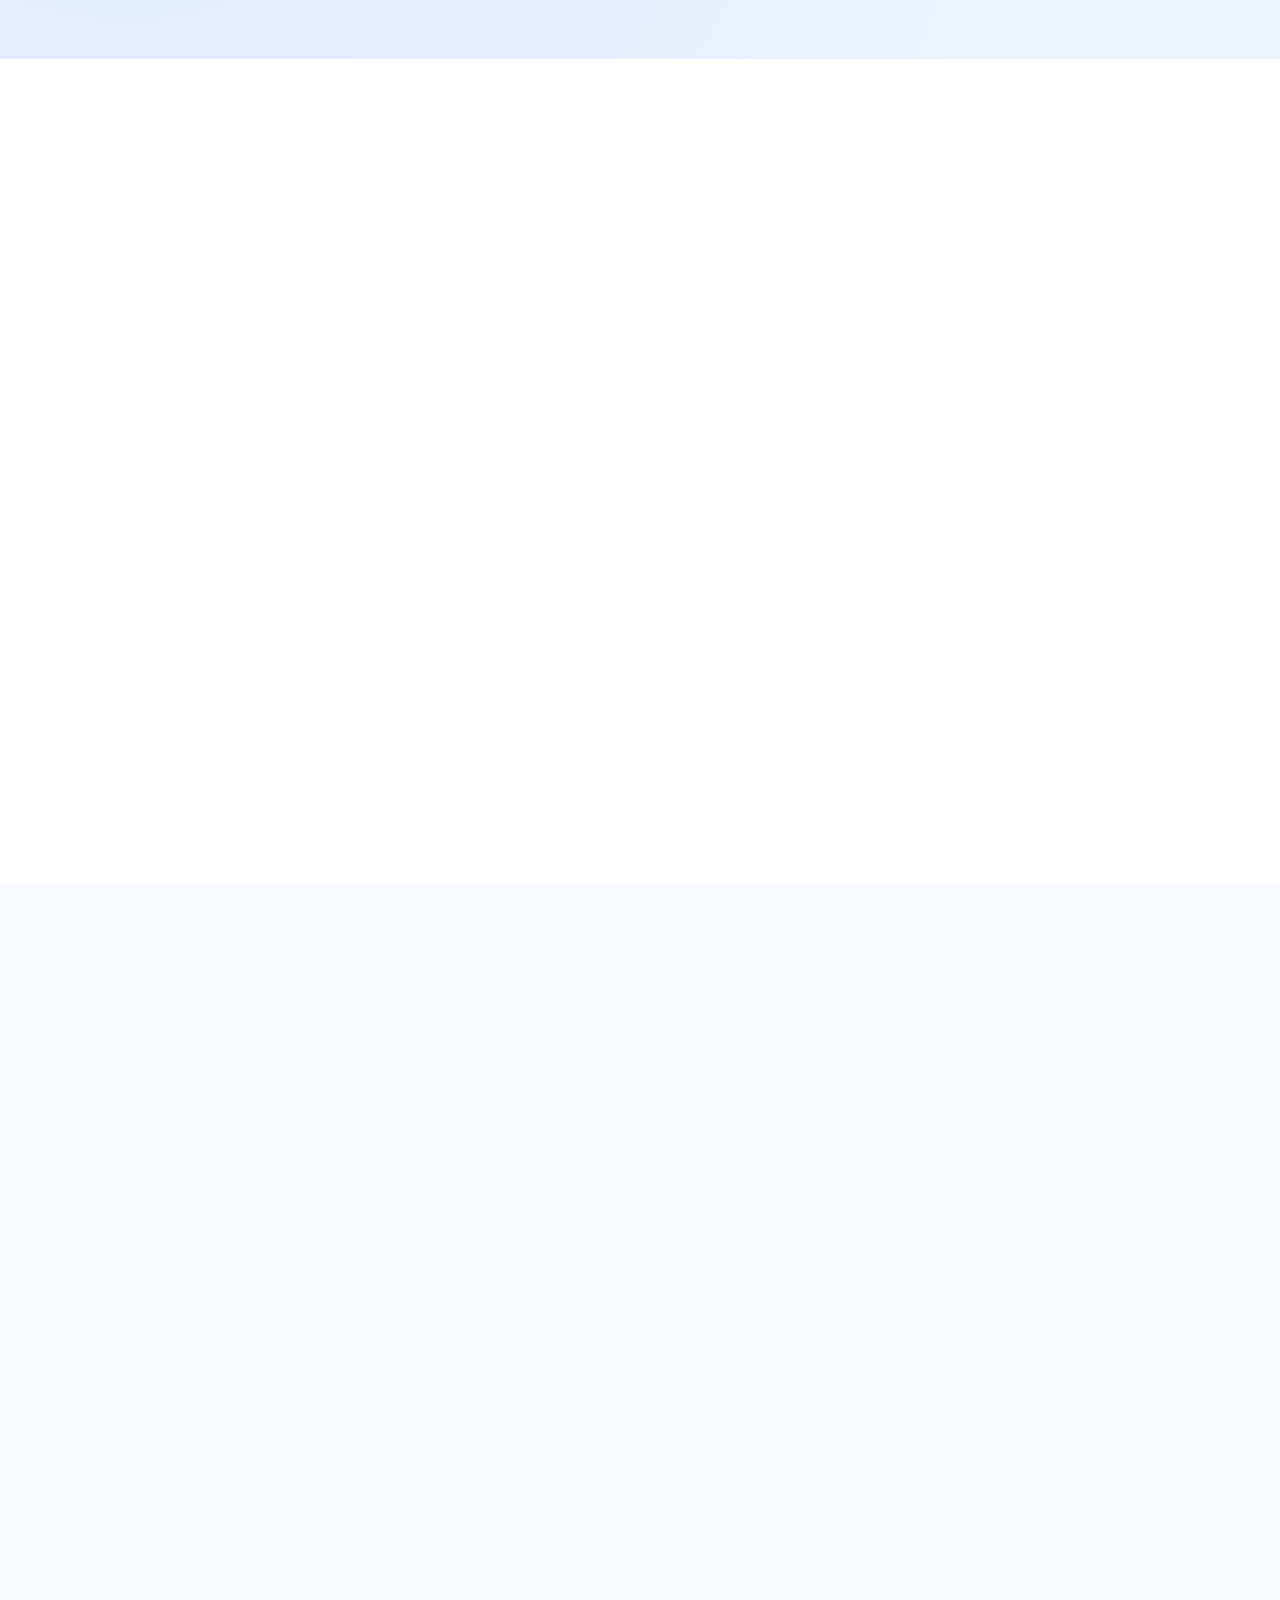
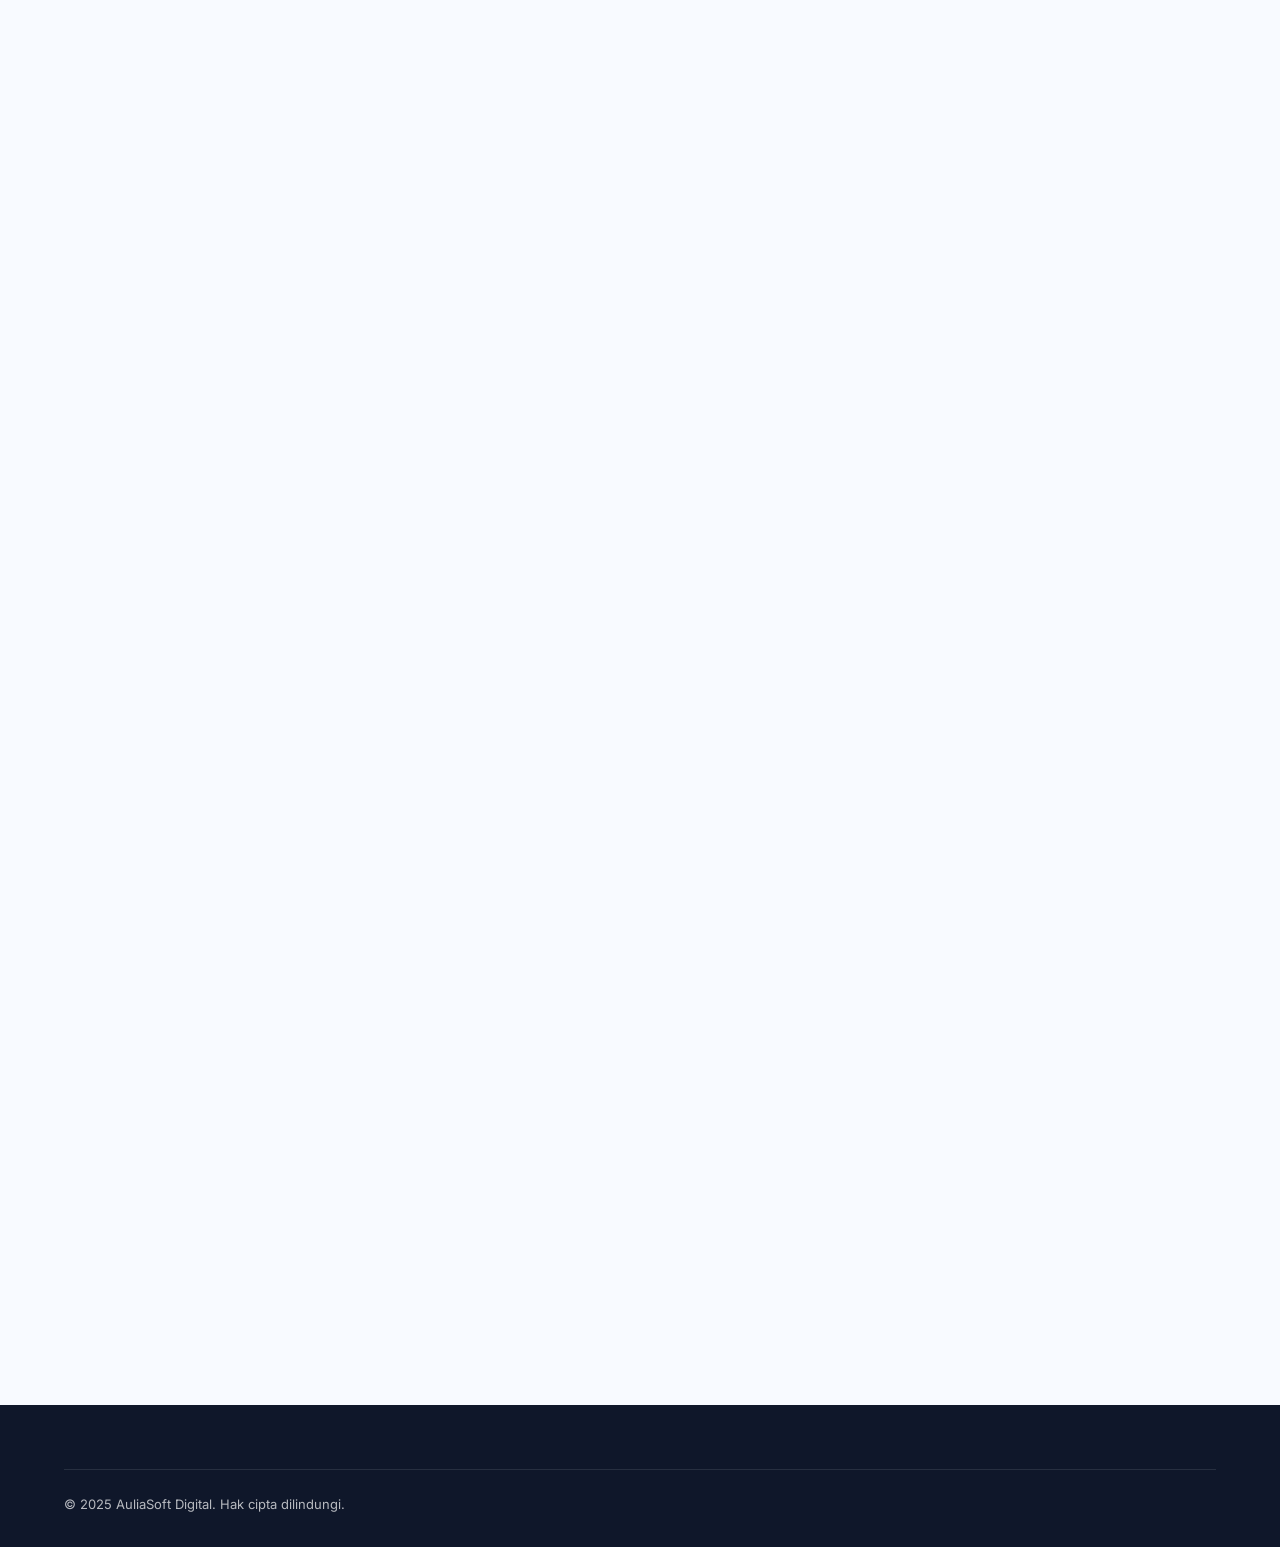
<file: product-detail.html>
<!DOCTYPE html>
<html lang="id">

<head>
    <meta charset="UTF-8">
    <meta name="viewport" content="width=device-width, initial-scale=1.0">
    <title>Detail Produk – AuliaSoft E-POS</title>
    <meta name="description"
        content="Ekosistem lengkap AuliaSoft: hardware pendukung, kustomisasi toko, dan paket harga transparan.">
    <link rel="preconnect" href="https://fonts.googleapis.com">
    <link rel="preconnect" href="https://fonts.gstatic.com" crossorigin>
    <link
        href="https://fonts.googleapis.com/css2?family=Poppins:wght@400;500;600;700;800;900&family=Inter:wght@300;400;500;600&display=swap"
        rel="stylesheet">
    <link rel="stylesheet" href="https://cdnjs.cloudflare.com/ajax/libs/font-awesome/6.5.0/css/all.min.css">
    <link rel="stylesheet" href="style.css">
</head>

<body>

    <!-- NAVBAR -->
    <nav id="navbar" class="scrolled">
        <div class="container">
            <div class="nav-inner">
                <a href="index.html" class="nav-logo">
                    <div class="nav-logo-icon">
                        <img src="assets/logo/logo.png" alt="AuliaSoft Logo"
                            onerror="this.style.display='none';this.parentElement.innerHTML='<div style=\'width:38px;height:38px;background:var(--gradient-primary);border-radius:10px;display:flex;align-items:center;justify-content:center;color:white;font-size:18px;\'><i class=\'fa-solid fa-cash-register\'></i></div>';">
                    </div>
                    <div class="nav-logo-text">Aulia<span>soft</span></div>
                </a>
                <ul class="nav-links">
                    <li><a href="index.html">Home</a></li>
                    <li class="nav-dropdown">
                        <a href="javascript:void(0)" class="dropdown-trigger active">Layanan <i
                                class="fa-solid fa-chevron-down"></i></a>
                        <ul class="dropdown-menu">
                            <li><a href="product-detail.html"><i class="fa-solid fa-circle-info"></i> Detail Produk</a>
                            </li>
                            <li><a href="others.html"><i class="fa-solid fa-ellipsis-h"></i> Lainnya</a></li>
                        </ul>
                    </li>
                    <li><a href="about.html">Tentang Kami</a></li>
                    <li><a href="contact.html">Kontak</a></li>
                </ul>
                <div class="nav-cta">
                    <a href="https://pos.auliasoft.com/" target="_blank" class="btn btn-outline btn-sm"><i
                            class="fa-solid fa-right-to-bracket"></i> Masuk</a>
                    <a href="https://pos.auliasoft.com/" target="_blank" class="btn btn-primary btn-sm">Mulai
                        Gratis</a>
                </div>
                <div class="hamburger" onclick="toggleMenu()"><span></span><span></span><span></span></div>
            </div>
        </div>
    </nav>

    <!-- MOBILE MENU -->
    <div id="mobile-menu">
        <a href="index.html" onclick="toggleMenu()">Home</a>
        <div class="mobile-menu-item">
            <span class="mobile-menu-header">Layanan</span>
            <a href="product-detail.html" onclick="toggleMenu()">Detail Produk</a>
            <a href="others.html" onclick="toggleMenu()">Lainnya</a>
        </div>
        <a href="about.html" onclick="toggleMenu()">Tentang Kami</a>
        <a href="contact.html" onclick="toggleMenu()">Kontak</a>
    </div>

    <!-- PAGE HERO -->
    <section class="pd-hero">
        <div class="container">
            <div class="pd-hero-content reveal">
                <div class="tag"><i class="fa-solid fa-box-open"></i> Detail Produk E-POS</div>
                <h1 class="section-title" style="margin-top:20px;">Satu Aplikasi canggih <span>untuk Bisnis
                        Modern</span>
                </h1>
                <p class="section-subtitle" style="margin-top:16px;">Complementary Products, Customization, dan Pricing
                    harga yang transparan, semua dalam satu tempat.</p>
                <div style="margin-top:32px; display:flex; gap:14px; justify-content:center; flex-wrap:wrap;">
                    <a href="#pricing" class="btn btn-primary btn-lg"><i class="fa-solid fa-tags"></i> Lihat Harga</a>
                    <a href="https://wa.me/6281241945881" target="_blank" class="btn btn-outline btn-lg"><i
                            class="fab fa-whatsapp"></i> Demo Gratis</a>
                </div>
            </div>
        </div>
    </section>

    <!-- SECTION 1: COMPLIMENTARY PRODUCTS — BENTO GRID -->
    <section class="comp-section" id="hardware">
        <div class="container">
            <div class="section-header center reveal">
                <div class="tag"><i class="fa-solid fa-rocket"></i> Complementary Products</div>
                <h2 class="section-title" style="margin-top:16px;">Produk dan layanan pendukung <span>E-Pos
                        Auliasoft</span></h2>
                <p class="section-subtitle" style="margin-top:12px;">Perangkat keras, layanan digital, dan koneksi
                    platform — semua bekerja mulus bersama AuliaSoft.</p>
            </div>
            <!-- Bento Grid – 4 Products with Images -->
            <div class="bento-img-grid">

                <!-- Card 1: EDC — Large Left (spans 2 rows) -->
                <div class="bento-img-card bento-img-c1 accent-green reveal">
                    <div class="bento-img-wrap">
                        <img src="assets/images/edc.jpg" alt="Mesin EDC"
                            onerror="this.style.display='none';this.parentElement.style.background='linear-gradient(135deg,#D1FAE5,#A7F3D0)';">
                        <div class="bento-img-shine"></div>
                    </div>
                    <div class="bento-img-overlay">
                        <div class="bento-img-meta">
                            <div class="bento-img-tag"><i class="fa-solid fa-credit-card"></i> Payment</div>
                            <div class="bento-img-price">Mulai Rp 850.000</div>
                        </div>
                        <div class="bento-img-title">PPOB</div>
                        <div class="bento-img-desc">Terima semua metode pembayaran non-tunai — kartu debit, kredit, dan
                            QRIS — terintegrasi langsung dengan sistem kasir AuliaSoft.</div>
                        <a href="https://wa.me/6281241945881?text=Halo%20saya%20tertarik%20Mesin%20EDC" target="_blank"
                            class="bento-img-btn">
                            <i class="fab fa-whatsapp"></i> Hubungi Kami
                        </a>
                    </div>
                </div>

                <!-- Card 2: Thermal Printer — Top Right -->
                <div class="bento-img-card bento-img-c2 accent-blue reveal">
                    <div class="bento-img-wrap">
                        <img src="assets/images/thermal.jpg" alt="Thermal Printer"
                            onerror="this.style.display='none';this.parentElement.style.background='linear-gradient(135deg,#DBEAFE,#BFDBFE)';">
                        <div class="bento-img-shine"></div>
                    </div>
                    <div class="bento-img-overlay">
                        <div class="bento-img-meta">
                            <div class="bento-img-tag bento-img-tag--blue"><i class="fa-solid fa-print"></i> Hardware
                            </div>
                            <div class="bento-img-price bento-img-price--blue">Mulai Rp 450.000</div>
                        </div>
                        <div class="bento-img-title">Printer Struk Thermal</div>
                        <div class="bento-img-desc">Cetak struk profesional cepat via USB, Bluetooth, & jaringan WiFi.
                            Kompatibel penuh dengan AuliaSoft E-POS.</div>
                        <a href="https://wa.me/6281241945881?text=Halo%20saya%20tertarik%20Thermal%20Printer"
                            target="_blank" class="bento-img-btn bento-img-btn--blue">
                            <i class="fab fa-whatsapp"></i> Hubungi Kami
                        </a>
                    </div>
                </div>

                <!-- Card 3: Barcode Scanner — Bottom Right Top -->
                <div class="bento-img-card bento-img-c3 accent-cyan reveal">
                    <div class="bento-img-wrap">
                        <img src="assets/images/barcode.jpg" alt="Barcode Scanner"
                            onerror="this.style.display='none';this.parentElement.style.background='linear-gradient(135deg,#CFFAFE,#A5F3FC)';">
                        <div class="bento-img-shine"></div>
                    </div>
                    <div class="bento-img-overlay">
                        <div class="bento-img-meta">
                            <div class="bento-img-tag bento-img-tag--cyan"><i class="fa-solid fa-barcode"></i> Hardware
                            </div>
                            <div class="bento-img-price bento-img-price--cyan">Mulai Rp 200.000</div>
                        </div>
                        <div class="bento-img-title">Scanner Barcode</div>
                        <div class="bento-img-desc">Percepat input produk & transaksi secara instan. Mendukung 1D & 2D
                            barcode.</div>
                        <a href="https://wa.me/6281241945881?text=Halo%20saya%20tertarik%20Barcode%20Scanner"
                            target="_blank" class="bento-img-btn bento-img-btn--cyan">
                            <i class="fab fa-whatsapp"></i> Hubungi Kami
                        </a>
                    </div>
                </div>

                <!-- Card 4: Cash Drawer — Bottom Right -->
                <div class="bento-img-card bento-img-c4 accent-orange reveal">
                    <div class="bento-img-wrap">
                        <img src="assets/images/cashier.jpg" alt="Cash Drawer"
                            onerror="this.style.display='none';this.parentElement.style.background='linear-gradient(135deg,#FFEDD5,#FED7AA)';">
                        <div class="bento-img-shine"></div>
                    </div>
                    <div class="bento-img-overlay">
                        <div class="bento-img-meta">
                            <div class="bento-img-tag bento-img-tag--orange"><i class="fa-solid fa-cash-register"></i>
                                Aksesoris</div>
                            <div class="bento-img-price bento-img-price--orange">Mulai Rp 350.000</div>
                        </div>
                        <div class="bento-img-title">Cash Drawer</div>
                        <div class="bento-img-desc">Laci uang kasir kokoh & aman, terbuka otomatis saat transaksi tunai
                            dicatat di sistem AuliaSoft.</div>
                        <a href="https://wa.me/6281241945881?text=Halo%20saya%20tertarik%20Cash%20Drawer"
                            target="_blank" class="bento-img-btn bento-img-btn--orange">
                            <i class="fab fa-whatsapp"></i> Hubungi Kami
                        </a>
                    </div>
                </div>

            </div>
        </div>
    </section>

    <!-- SECTION 2: CUSTOMIZATION -->
    <section class="custom-section" id="customization">
        <div class="container">
            <div class="section-header center reveal">
                <div class="tag"><i class="fa-solid fa-palette"></i> Customization</div>
                <h2 class="section-title" style="margin-top:16px;">Kustomisasi Toko <span>Tanpa Programmer</span></h2>
                <p class="section-subtitle" style="margin-top:12px;">Bangun identitas brand Anda langsung dari dashboard
                    owner, mudah, cepat, dan tidak butuh keahlian teknis apapun.</p>
            </div>
            <div class="custom-grid" style="margin-top: 56px; align-items: stretch;">
                <!-- LEFT -->
                <div class="custom-left reveal" style="display: flex; flex-direction: column; justify-content: center;">
                    <div class="custom-items">
                        <div class="custom-item">
                            <div class="custom-item-icon" style="background:#EFF6FF; color:#2563EB;">
                                <i class="fa-solid fa-store"></i>
                            </div>
                            <div class="custom-item-text">
                                <h4>Identitas Toko</h4>
                                <p>Nama toko, nomor telepon, alamat, dan link media sosial.</p>
                            </div>
                        </div>
                        <div class="custom-item">
                            <div class="custom-item-icon" style="background:#F0FDF4; color:#16A34A;">
                                <i class="fa-solid fa-receipt"></i>
                            </div>
                            <div class="custom-item-text">
                                <h4>Branding Struk</h4>
                                <p>Upload logo & kustomisasi pesan header/footer struk belanja pelanggan.</p>
                            </div>
                        </div>
                        <div class="custom-item">
                            <div class="custom-item-icon" style="background:#FFF7ED; color:#EA580C;">
                                <i class="fa-solid fa-globe"></i>
                            </div>
                            <div class="custom-item-text">
                                <h4>Domain Toko Online</h4>
                                <p>Website toko dengan nama domain milik Anda sendiri.</p>
                            </div>
                        </div>
                        <div class="custom-item">
                            <div class="custom-item-icon" style="background:#FDF4FF; color:#9333EA;">
                                <i class="fa-solid fa-swatchbook"></i>
                            </div>
                            <div class="custom-item-text">
                                <h4>Tema Visual Aplikasi</h4>
                                <p>Pilih skema warna yang selaras dengan branding bisnis Anda.</p>
                            </div>
                        </div>
                    </div>
                </div>
                <!-- RIGHT: Photo + badges -->
                <div class="custom-right reveal">
                    <div class="custom-photo-frame">
                        <!-- Taruh foto di assets/images/custom-preview.png -->
                        <img src="assets/images/custom.png" alt="Dashboard Kustomisasi"
                            onerror="this.style.display='none';">
                        <div class="custom-badge">
                            <div class="custom-badge-icon"><i class="fa-solid fa-sliders"></i></div>
                            <div class="custom-badge-text">
                                <strong>Dashboard Owner</strong>
                                <span>Kontrol penuh di satu tempat</span>
                            </div>
                        </div>
                    </div>
                </div>
            </div>
        </div>
    </section>

    <!-- SECTION 3: PRICING -->
    <section class="pd-pricing-section" id="pricing">
        <div class="container">
            <div class="section-header center reveal">
                <div class="tag"><i class="fa-solid fa-tags"></i> Pricing</div>
                <h2 class="section-title" style="margin-top:16px;">Pilih Paket <span>E-Pos yang anda inginkan</span>
                </h2>
                <p class="section-subtitle" style="margin-top:12px;">Transparan, tanpa biaya tersembunyi. Mulai dari
                    paket yang paling sesuai kebutuhan saat ini.</p>
            </div>

            <!-- Product Info Card -->
            <div class="pd-product-card reveal">
                <div class="pd-product-img-side">
                    <img src="assets/images/product.png" alt="AuliaSoft E-POS" onerror="this.style.display='none'">
                </div>
                <div class="pd-product-info-side">
                    <div class="pd-product-category">
                        <i class="fa-solid fa-layer-group"></i> E-Pos &nbsp;·&nbsp; Semua jenis usaha
                    </div>
                    <div class="pd-product-name">Aplikasi Kasir E-POS</div>
                    <div class="pd-product-subtitle">Solusi kasir & akuntansi hybrid (desktop + cloud) untuk koperasi,
                        UMKM, UKM, dan perusahaan Indonesia.</div>
                    <div class="pd-product-meta">
                        <div class="pd-meta-item">
                            <span class="pd-meta-label">Rating</span>
                            <span class="pd-rating-stars">★★★★<span style="color:#CBD5E1;">★</span></span>
                            <span style="font-size:12px; color:var(--text-muted);">4.0 / 5.0</span>
                        </div>
                        <div class="pd-meta-item">
                            <span class="pd-meta-label">Ketersediaan</span>
                            <span class="pd-stock-badge"><span class="pd-stock-dot"></span> In Stock</span>
                        </div>
                        <div class="pd-meta-item">
                            <span class="pd-meta-label">Platform</span>
                            <span class="pd-meta-value">Android · Web · Desktop</span>
                        </div>
                    </div>
                    <p class="pd-product-desc">
                        AuliaSoft E-POS adalah aplikasi kasir terintegrasi yang dirancang khusus untuk kebutuhan UMKM
                        Indonesia. Dengan sistem hybrid (bisa dipakai online maupun offline), bisnis Anda tetap berjalan
                        meskipun koneksi internet tidak stabil. Dari transaksi harian, manajemen stok, laporan keuangan,
                        hingga penggajian karyawan — semua tersedia dalam satu platform.
                    </p>
                </div>
            </div>

            <!-- UMKM Horizontal Card -->
            <div class="pd-price-horizontal-wrapper reveal">
                <div class="pd-price-horizontal-card">
                    <div class="pd-price-promo-badge">🎉 Promo Spesial</div>
                    <div class="pd-price-horizontal-left">
                        <div class="pd-price-tier" style="color: #10B981;">UMKM Plan</div>
                        <div class="pd-price-num" style="color: #10B981;">Rp 50.000 <span
                                style="color: #059669;">/bulan</span></div>
                        <div class="pd-price-desc" style="color: #047857; border-bottom: 1px solid #D1E7DD;">Paket
                            terjangkau untuk UMKM baru. Mulai dari dasar dengan fitur essensial untuk menjalankan bisnis
                            modern Anda.</div>
                    </div>
                    <div class="pd-price-horizontal-features">
                        <div class="pd-feat-columns">
                            <div class="pd-feat-col">
                                <div class="pd-feat-col-title">Fitur Dasar</div>
                                <ul class="pd-feat-list">
                                    <li><i class="fa-solid fa-check" style="color: #10B981;"></i> 1 Lokasi bisnis</li>
                                    <li><i class="fa-solid fa-check" style="color: #10B981;"></i> 2 Pengguna
                                        (kasir/admin)</li>
                                    <li><i class="fa-solid fa-check" style="color: #10B981;"></i> Kasir Online</li>
                                </ul>
                            </div>
                            <div class="pd-feat-col">
                                <div class="pd-feat-col-title">Manajemen</div>
                                <ul class="pd-feat-list">
                                    <li><i class="fa-solid fa-check" style="color: #10B981;"></i> Manajemen Inventori
                                    </li>
                                    <li><i class="fa-solid fa-check" style="color: #10B981;"></i> CRM & Karyawan</li>
                                    <li><i class="fa-solid fa-check" style="color: #10B981;"></i> Laporan Dasar</li>
                                </ul>
                            </div>
                            <div class="pd-feat-col">
                                <div class="pd-feat-col-title">Pembayaran</div>
                                <ul class="pd-feat-list">
                                    <li><i class="fa-solid fa-exclamation" style="color: #F59E0B;"></i> Pembayaran QRIS
                                    </li>
                                </ul>
                            </div>
                        </div>
                    </div>
                    <a href="https://wa.me/6281241945881?text=Halo%20saya%20tertarik%20Paket%20UMKM" target="_blank"
                        class="pd-price-btn"
                        style="background: linear-gradient(135deg, #10B981 0%, #059669 100%); color: white; border: none; border-radius: 12px; font-weight: 700; padding: 12px 32px; width: fit-content;">Pilih
                        Paket UMKM</a>
                </div>
            </div>

            <!-- Pricing Grid -->
            <div class="pd-pricing-grid">
                <!-- BASIC -->
                <div class="pd-price-card reveal">
                    <div class="pd-price-tier">Basic Plan</div>
                    <div class="pd-price-num">Rp 149.999 <span>/bulan</span></div>
                    <div class="pd-price-desc">Untuk semua jenis usaha. Kelola operasional dan penjualan secara lengkap
                        dengan harga terjangkau.</div>
                    <ul class="pd-feat-list">
                        <li><i class="fa-solid fa-check"></i> Single outlet</li>
                        <li><i class="fa-solid fa-check"></i> Toko Online</li>
                        <li><i class="fa-solid fa-check"></i> Aplikasi Kasir Online</li>
                        <li><i class="fa-solid fa-check"></i> Manajemen Inventori</li>
                        <li><i class="fa-solid fa-check"></i> CRM</li>
                        <li><i class="fa-solid fa-check"></i> Laporan Lengkap</li>
                        <li><i class="fa-solid fa-check"></i> Manajemen Karyawan</li>
                        <li><i class="fa-solid fa-check"></i> Keuangan (Invoice, SO, DO)</li>
                        <li><i class="fa-solid fa-check"></i> Digital Payment (QRIS)</li>
                    </ul>
                    <a href="https://wa.me/6281241945881?text=Halo%20saya%20tertarik%20Paket%20BASIC" target="_blank"
                        class="pd-price-btn pd-price-btn-outline">Pilih Paket Basic</a>
                </div>

                <!-- STANDARD -->
                <div class="pd-price-card is-featured reveal">
                    <div class="pd-price-best">⭐ Best Value</div>
                    <div class="pd-price-tier">Standard Plan</div>
                    <div class="pd-price-num">Rp 349.999 <span>/bulan</span></div>
                    <div class="pd-price-desc">Untuk semua jenis usaha. Kelola operasional, penjualan, dan keuangan
                        secara lengkap — solusi paling populer.</div>
                    <ul class="pd-feat-list">
                        <li><i class="fa-solid fa-check"></i> <strong>Multi outlet</strong></li>
                        <li><i class="fa-solid fa-check"></i> Toko Online</li>
                        <li><i class="fa-solid fa-check"></i> Kasir (atur meja, multisatuan)</li>
                        <li><i class="fa-solid fa-check"></i> Inventori (COGS average, produksi & transfer stok antar
                            outlet)</li>
                        <li><i class="fa-solid fa-check"></i> CRM (deposit pelanggan)</li>
                        <li><i class="fa-solid fa-check"></i> Laporan + Analisa Bisnis</li>
                        <li><i class="fa-solid fa-check"></i> Absensi Foto & Otorisasi Advance</li>
                        <li><i class="fa-solid fa-check"></i> <strong>Akuntansi Lengkap (Faktur, CoA, Auto
                                Posting)</strong></li>
                        <li><i class="fa-solid fa-check"></i> QRIS Dynamic & EDC (Kartu Debit/Kredit)</li>
                        <li><i class="fa-solid fa-check"></i> Struk Digital (WA / SMS / Email)</li>
                        <li><i class="fa-solid fa-check"></i> Aplikasi Owner & Order Online</li>
                    </ul>
                    <a href="https://wa.me/6281241945881?text=Halo%20saya%20tertarik%20Paket%20STANDARD" target="_blank"
                        class="pd-price-btn pd-price-btn-white">Pilih Paket Standard</a>
                </div>

                <!-- PREMIUM -->
                <div class="pd-price-card reveal">
                    <div class="pd-price-tier">Premium Plan</div>
                    <div class="pd-price-num">Rp 749.999 <span>/bulan</span></div>
                    <div class="pd-price-desc">Automasi total: operasional, penjualan, keuangan, karyawan dan penggajian
                        lengkap — semua dalam satu sistem.</div>
                    <ul class="pd-feat-list">
                        <li><i class="fa-solid fa-check"></i> Multi outlet</li>
                        <li><i class="fa-solid fa-check"></i> Toko Online + Omnichannel Marketplace</li>
                        <li><i class="fa-solid fa-check"></i> Kasir Advanced + Reservasi & Grosir</li>
                        <li><i class="fa-solid fa-check"></i> Inventori + Produksi & Transfer Stok</li>
                        <li><i class="fa-solid fa-check"></i> Serial Number & Batch Number</li>
                        <li><i class="fa-solid fa-check"></i> CRM + Deposit Pelanggan</li>
                        <li><i class="fa-solid fa-check"></i> Laporan + Analisa Bisnis</li>
                        <li><i class="fa-solid fa-check"></i> Karyawan & Payroll Lengkap</li>
                        <li><i class="fa-solid fa-check"></i> Shift Management + Transfer Gaji</li>
                        <li><i class="fa-solid fa-check"></i> Akuntansi Lengkap (Faktur, CoA)</li>
                        <li><i class="fa-solid fa-check"></i> Digital Payment (QRIS, EDC)</li>
                        <li><i class="fa-solid fa-check"></i> Struk Digital (WA, SMS, Email)</li>
                        <li><i class="fa-solid fa-check"></i> Aplikasi Owner + Order Online</li>
                        <li><i class="fa-solid fa-check"></i> <strong>Aulia Teams</strong> (Geolokasi, ePayslip)</li>
                    </ul>
                    <a href="https://wa.me/6281241945881?text=Halo%20saya%20tertarik%20Paket%20PREMIUM" target="_blank"
                        class="pd-price-btn pd-price-btn-outline">Pilih Paket Premium</a>
                </div>
            </div>
        </div>
    </section>

    <!-- FOOTER -->
    <footer>
        <div class="container">
            <div class="footer-bottom">
                <p>© 2025 AuliaSoft Digital. Hak cipta dilindungi.</p>
            </div>
        </div>
    </footer>

    <script src="script.js"></script>
    <script>
        const reveals = document.querySelectorAll('.reveal');
        const obs = new IntersectionObserver(entries => {
            entries.forEach(e => {
                if (e.isIntersecting) { e.target.classList.add('visible'); obs.unobserve(e.target); }
            });
        }, { threshold: 0.1 });
        reveals.forEach(el => obs.observe(el));
    </script>
</body>

</html>
</file>
<file: style.css>
:root {
    --primary: #2563EB;
    --primary-light: #3B82F6;
    --primary-dark: #1D4ED8;
    --accent: #06B6D4;
    --accent2: #10B981;
    --surface: #F8FAFF;
    --surface2: #EEF2FF;
    --text: #0F172A;
    --text-muted: #64748B;
    --text-light: #94A3B8;
    --border: #E2E8F0;
    --white: #FFFFFF;
    --gradient-hero: linear-gradient(135deg, #EEF2FF 0%, #F0F9FF 50%, #ECFDF5 100%);
    --gradient-primary: linear-gradient(135deg, #2563EB 0%, #06B6D4 100%);
    --gradient-card: linear-gradient(145deg, #FFFFFF 0%, #F8FAFF 100%);
    --shadow-sm: 0 1px 3px rgba(37, 99, 235, 0.08), 0 1px 2px rgba(0, 0, 0, 0.04);
    --shadow-md: 0 4px 16px rgba(37, 99, 235, 0.10), 0 2px 8px rgba(0, 0, 0, 0.06);
    --shadow-lg: 0 12px 40px rgba(37, 99, 235, 0.15), 0 4px 16px rgba(0, 0, 0, 0.08);
    --shadow-xl: 0 24px 64px rgba(37, 99, 235, 0.18), 0 8px 24px rgba(0, 0, 0, 0.10);
    --radius-sm: 8px;
    --radius-md: 16px;
    --radius-lg: 24px;
    --radius-xl: 32px;
}

*,
*::before,
*::after {
    box-sizing: border-box;
    margin: 0;
    padding: 0;
}

html {
    scroll-behavior: smooth;
}

body {
    font-family: 'Inter', sans-serif;
    color: var(--text);
    background: var(--white);
    overflow-x: hidden;
    line-height: 1.6;
}

/* ── UTILITY ── */
.container {
    max-width: 1200px;
    margin: 0 auto;
    padding: 0 24px;
}

.section {
    padding: 96px 0;
}

.section-sm {
    padding: 64px 0;
}

.tag {
    display: inline-flex;
    align-items: center;
    gap: 6px;
    background: var(--surface2);
    color: var(--primary);
    padding: 6px 14px;
    border-radius: 100px;
    font-size: 13px;
    font-weight: 600;
    letter-spacing: 0.02em;
    border: 1px solid rgba(37, 99, 235, 0.15);
}

.tag i {
    font-size: 11px;
}

.section-title {
    font-family: 'Poppins', sans-serif;
    font-size: clamp(2rem, 4vw, 2.75rem);
    font-weight: 800;
    line-height: 1.15;
    color: var(--text);
    margin-bottom: 16px;
}

.section-title span {
    color: var(--primary);
}

.section-subtitle {
    font-size: 1.05rem;
    color: var(--text-muted);
    max-width: 580px;
    line-height: 1.75;
}

.section-header {
    margin-bottom: 56px;
}

.section-header.center {
    text-align: center;
}

.section-header.center .section-subtitle {
    margin: 0 auto;
}

/* ── BUTTONS ── */
.btn {
    display: inline-flex;
    align-items: center;
    gap: 8px;
    padding: 14px 28px;
    border-radius: 100px;
    font-family: 'Inter', sans-serif;
    font-size: 15px;
    font-weight: 600;
    cursor: pointer;
    border: none;
    text-decoration: none;
    transition: all 0.25s ease;
    white-space: nowrap;
}

.btn-primary {
    background: var(--gradient-primary);
    color: white;
    box-shadow: 0 4px 20px rgba(37, 99, 235, 0.35);
}

.btn-primary:hover {
    transform: translateY(-2px) scale(1.02);
    box-shadow: 0 8px 32px rgba(37, 99, 235, 0.45);
}

.btn-outline {
    background: white;
    color: var(--primary);
    border: 2px solid var(--border);
    box-shadow: var(--shadow-sm);
}

.btn-outline:hover {
    border-color: var(--primary);
    box-shadow: var(--shadow-md);
    transform: translateY(-2px);
}

.btn-white {
    background: white;
    color: var(--primary);
    box-shadow: 0 4px 20px rgba(0, 0, 0, 0.12);
}

.btn-white:hover {
    transform: translateY(-2px);
    box-shadow: 0 8px 32px rgba(0, 0, 0, 0.18);
}

.btn-success {
    background: #22C55E;
    color: white;
    box-shadow: 0 4px 20px rgba(34, 197, 94, 0.35);
}

.btn-success:hover {
    background: #16A34A;
    transform: translateY(-2px);
    box-shadow: 0 8px 32px rgba(34, 197, 94, 0.45);
}

.btn-lg {
    padding: 17px 36px;
    font-size: 16px;
}

.btn-sm {
    padding: 10px 20px;
    font-size: 13px;
}

/* ── NAVBAR ── */
#navbar {
    position: fixed;
    top: 0;
    left: 0;
    right: 0;
    z-index: 1000;
    padding: 16px 0;
    transition: all 0.3s ease;
}

#navbar.scrolled {
    background: rgba(255, 255, 255, 0.95);
    backdrop-filter: blur(20px);
    border-bottom: 1px solid var(--border);
    padding: 12px 0;
    box-shadow: var(--shadow-sm);
}

.nav-inner {
    display: flex;
    align-items: center;
    justify-content: space-between;
}

.nav-logo {
    display: flex;
    align-items: center;
    gap: 10px;
    text-decoration: none;
}

.nav-logo-icon {
    height: 38px;
    display: flex;
    align-items: center;
    justify-content: center;
}

.nav-logo-icon img {
    height: 38px;
    width: auto;
}

.nav-logo-text {
    font-family: 'Poppins', sans-serif;
    font-size: 22px;
    font-weight: 800;
    color: var(--text);
}

.nav-logo-text span {
    color: var(--primary);
}

.nav-links {
    display: flex;
    align-items: center;
    gap: 8px;
    list-style: none;
}

.nav-links>li {
    position: relative;
    padding: 15px 0;
    /* Membuat area hover lebih besar secara vertikal */
}

.nav-links a {
    padding: 10px 16px;
    border-radius: 10px;
    text-decoration: none;
    font-size: 14px;
    font-weight: 600;
    color: var(--text-muted);
    transition: all 0.3s ease;
    display: flex;
    align-items: center;
    gap: 6px;
}

.nav-links a:hover,
.nav-dropdown:hover>.dropdown-trigger {
    color: var(--primary);
    background: var(--surface2);
}

/* MENYEMBUNYIKAN SUB-MENU SECARA DEFAULT */
.dropdown-menu {
    position: absolute;
    top: 100%;
    left: 50%;
    transform: translateX(-50%) translateY(10px);
    background: white;
    min-width: 240px;
    border-radius: 12px;
    border: 1px solid var(--border);
    box-shadow: 0 10px 30px rgba(0, 0, 0, 0.1);
    padding: 10px;
    list-style: none;
    opacity: 0;
    /* Tersembunyi */
    visibility: hidden;
    /* Tersembunyi */
    transition: all 0.3s ease;
    z-index: 1000;
}

/* MEMUNCULKAN SAAT HOVER */
.nav-dropdown:hover .dropdown-menu {
    opacity: 1;
    /* Muncul */
    visibility: visible;
    /* Muncul */
    transform: translateX(-50%) translateY(0);
}

.dropdown-menu li {
    width: 100%;
}

.dropdown-menu a {
    display: flex;
    padding: 12px 16px;
    color: var(--text);
    font-weight: 500;
    border-radius: 8px;
    gap: 10px;
}

.dropdown-menu a i {
    width: 24px;
    color: var(--primary);
}

.dropdown-menu a:hover {
    background: var(--surface);
    color: var(--primary);
}

.nav-cta {
    display: flex;
    align-items: center;
    gap: 10px;
}

.hamburger {
    display: none;
    flex-direction: column;
    gap: 5px;
    cursor: pointer;
    padding: 4px;
}

.hamburger span {
    display: block;
    width: 22px;
    height: 2px;
    background: var(--text);
    border-radius: 2px;
    transition: all 0.3s;
}

#mobile-menu {
    display: none;
    position: fixed;
    top: 70px;
    left: 0;
    right: 0;
    background: white;
    border-bottom: 1px solid var(--border);
    padding: 16px 24px;
    z-index: 999;
    box-shadow: var(--shadow-md);
}

#mobile-menu.open {
    display: block;
}

#mobile-menu a {
    display: block;
    padding: 12px 0;
    text-decoration: none;
    color: var(--text);
    font-weight: 500;
    border-bottom: 1px solid var(--border);
}

#mobile-menu a:last-child {
    border-bottom: none;
}

/* ── HERO ── */
#hero {
    background: var(--gradient-hero);
    padding: 160px 0 96px;
    position: relative;
    overflow: hidden;
}

.hero-blob {
    position: absolute;
    border-radius: 50%;
    filter: blur(80px);
    pointer-events: none;
}

.hero-blob-1 {
    width: 600px;
    height: 600px;
    background: radial-gradient(circle, rgba(37, 99, 235, 0.12) 0%, transparent 70%);
    top: -100px;
    right: -100px;
}

.hero-blob-2 {
    width: 400px;
    height: 400px;
    background: radial-gradient(circle, rgba(6, 182, 212, 0.10) 0%, transparent 70%);
    bottom: -50px;
    left: -50px;
}

.hero-inner {
    display: grid;
    grid-template-columns: 1fr 1fr;
    gap: 64px;
    align-items: center;
    position: relative;
    z-index: 1;
}

.hero-badge {
    display: inline-flex;
    align-items: center;
    gap: 8px;
    background: white;
    padding: 8px 16px;
    border-radius: 100px;
    font-size: 13px;
    font-weight: 600;
    color: var(--primary);
    border: 1px solid rgba(37, 99, 235, 0.2);
    box-shadow: var(--shadow-sm);
    margin-bottom: 20px;
}

.hero-badge .dot {
    width: 7px;
    height: 7px;
    background: var(--accent2);
    border-radius: 50%;
    animation: pulse 2s infinite;
}

@keyframes pulse {

    0%,
    100% {
        transform: scale(1);
        opacity: 1;
    }

    50% {
        transform: scale(1.4);
        opacity: 0.7;
    }
}

.hero-title {
    font-family: 'Poppins', sans-serif;
    font-size: clamp(2.5rem, 5vw, 3.75rem);
    font-weight: 800;
    line-height: 1.1;
    margin-bottom: 20px;
}

.hero-title .highlight {
    background: var(--gradient-primary);
    -webkit-background-clip: text;
    -webkit-text-fill-color: transparent;
    background-clip: text;
}

.hero-subtitle {
    font-size: 1.1rem;
    color: var(--text-muted);
    line-height: 1.8;
    margin-bottom: 36px;
    max-width: 480px;
}

.hero-actions {
    display: flex;
    flex-wrap: wrap;
    gap: 12px;
    margin-bottom: 48px;
}

.hero-stats {
    display: flex;
    gap: 32px;
    flex-wrap: wrap;
    padding-top: 32px;
    border-top: 1px solid var(--border);
}

.hero-stat-num {
    font-family: 'Poppins', sans-serif;
    font-size: 1.75rem;
    font-weight: 700;
    color: var(--text);
}

.hero-stat-label {
    font-size: 13px;
    color: var(--text-muted);
    margin-top: 2px;
}

.hero-visual {
    position: relative;
}

.hero-slider {
    position: relative;
    height: 480px;
    width: 100%;
    display: flex;
    align-items: center;
    justify-content: center;
    perspective: 1500px;
    margin: 20px 0;
}

.hero-slide {
    position: absolute;
    width: 100%;
    max-width: 520px;
    transition: all 0.8s cubic-bezier(0.4, 0, 0.2, 1);
    cursor: pointer;
    z-index: 1;
    user-select: none;
    backface-visibility: hidden;
    -webkit-font-smoothing: antialiased;
}

.hero-slide img {
    width: 100%;
    height: auto;
    display: block;
    filter: drop-shadow(0 15px 30px rgba(37, 99, 235, 0.1));
    border-radius: var(--radius-lg);
}

/* ACTIVE SLIDE */
.hero-slide.active {
    z-index: 10;
    transform: translateX(0) translateZ(0) scale(1.05);
    opacity: 1;
    filter: none !important;
}

.hero-slide.active img {
    filter: drop-shadow(0 0 30px rgba(37, 99, 235, 0.4)) brightness(1.05);
    animation: heroFloat 3s ease-in-out infinite;
}

@keyframes heroFloat {

    0%,
    100% {
        transform: translateY(0);
    }

    50% {
        transform: translateY(-15px);
    }
}

/* PREV SLIDE */
.hero-slide.prev {
    z-index: 5;
    transform: translateX(-45%) translateZ(-300px) scale(0.8);
    opacity: 0.4;
    filter: blur(6px) grayscale(1);
}

/* NEXT SLIDE */
.hero-slide.next {
    z-index: 5;
    transform: translateX(45%) translateZ(-300px) scale(0.8);
    opacity: 0.4;
    filter: blur(6px) grayscale(1);
}

.hero-slide.hidden {
    opacity: 0;
    transform: translateX(0) translateZ(-400px) scale(0.5);
    pointer-events: none;
}

.hero-floating {
    position: absolute;
    background: white;
    border-radius: var(--radius-md);
    padding: 12px 16px;
    box-shadow: var(--shadow-lg);
    border: 1px solid var(--border);
    animation: float 4s ease-in-out infinite;
    z-index: 10;
}

.hero-floating-1 {
    top: 40px;
    left: 20px;
    animation-delay: 0s;
}

.hero-floating-2 {
    bottom: 40px;
    right: 20px;
    animation-delay: 2s;
}

@keyframes float {

    0%,
    100% {
        transform: translateY(0);
    }

    50% {
        transform: translateY(-10px);
    }
}

.float-label {
    font-size: 11px;
    color: var(--text-muted);
    margin-bottom: 2px;
}

.float-value {
    font-size: 14px;
    font-weight: 700;
    color: var(--text);
}

.float-icon {
    font-size: 20px;
}

/* ── LOGOS / TRUST BAR ── */
#trust {
    padding: 24px 0;
    background: var(--surface);
    border-top: 1px solid var(--border);
    border-bottom: 1px solid var(--border);
    overflow: hidden;
    position: relative;
}

.marquee-wrapper {
    display: flex;
    width: max-content;
    animation: scroll-left-to-right 25s linear infinite;
}

.marquee-wrapper:hover {
    animation-play-state: paused;
}

@keyframes scroll-left-to-right {
    0% {
        transform: translateX(-50%);
    }

    100% {
        transform: translateX(0%);
    }
}

.trust-logos {
    display: flex;
    align-items: center;
    gap: 20px;
    padding-right: 20px;
}

.mitra-card {
    background: white;
    border-radius: 12px;
    padding: 16px;
    width: 140px;
    height: 70px;
    display: flex;
    align-items: center;
    justify-content: center;
    box-shadow: 0 4px 12px rgba(0, 0, 0, 0.03);
    border: 1px solid var(--border);
    transition: all 0.3s ease;
    flex-shrink: 0;
}

.mitra-card:hover {
    transform: translateY(-4px);
    box-shadow: 0 8px 24px rgba(0, 0, 0, 0.08);
    border-color: rgba(37, 99, 235, 0.2);
}

.mitra-card img {
    max-width: 100%;
    max-height: 100%;
    object-fit: contain;
    filter: grayscale(100%);
    opacity: 0.6;
    transition: all 0.3s ease;
}

.mitra-card:hover img {
    filter: grayscale(0%);
    opacity: 1;
}

/* ── PROBLEM / SOLUTION ── */
#problem {
    background: var(--surface);
}

.problem-grid {
    display: grid;
    grid-template-columns: 1fr 1fr;
    gap: 64px;
    align-items: center;
}

.problem-list {
    display: flex;
    flex-direction: column;
    gap: 16px;
}

.problem-item {
    display: flex;
    gap: 14px;
    align-items: flex-start;
    background: white;
    padding: 20px;
    border-radius: var(--radius-md);
    border: 1px solid var(--border);
    box-shadow: var(--shadow-sm);
    transition: all 0.3s;
}

.problem-item:hover {
    transform: translateY(-3px);
    box-shadow: var(--shadow-md);
}

.problem-icon {
    width: 40px;
    height: 40px;
    border-radius: 10px;
    display: flex;
    align-items: center;
    justify-content: center;
    font-size: 16px;
    flex-shrink: 0;
}

.problem-icon.red {
    background: #FEF2F2;
    color: #EF4444;
}

.problem-icon.yellow {
    background: #FFFBEB;
    color: #F59E0B;
}

.problem-icon.orange {
    background: #FFF7ED;
    color: #F97316;
}

.problem-title {
    font-size: 15px;
    font-weight: 600;
    margin-bottom: 4px;
}

.problem-desc {
    font-size: 13px;
    color: var(--text-muted);
    line-height: 1.6;
}

.solution-cards {
    display: flex;
    flex-direction: column;
    gap: 16px;
}

.solution-item {
    display: flex;
    gap: 14px;
    align-items: flex-start;
    background: var(--surface2);
    padding: 20px;
    border-radius: var(--radius-md);
    border: 1px solid rgba(37, 99, 235, 0.15);
    transition: all 0.3s;
}

.solution-item:hover {
    transform: translateY(-3px);
    box-shadow: var(--shadow-md);
}

.solution-icon {
    width: 40px;
    height: 40px;
    border-radius: 10px;
    background: var(--gradient-primary);
    display: flex;
    align-items: center;
    justify-content: center;
    font-size: 16px;
    color: white;
    flex-shrink: 0;
}

.solution-title {
    font-size: 15px;
    font-weight: 600;
    color: var(--primary);
    margin-bottom: 4px;
}

.solution-desc {
    font-size: 13px;
    color: var(--text-muted);
    line-height: 1.6;
}

/* ── FEATURES ── */
#features {
    background: white;
}

.features-tabs {
    display: flex;
    gap: 8px;
    flex-wrap: wrap;
    margin-bottom: 48px;
    justify-content: center;
}

.feature-tab {
    padding: 10px 20px;
    border-radius: 100px;
    border: 2px solid var(--border);
    background: white;
    font-size: 13px;
    font-weight: 600;
    color: var(--text-muted);
    cursor: pointer;
    transition: all 0.2s;
}

.feature-tab.active {
    background: var(--primary);
    color: white;
    border-color: var(--primary);
    box-shadow: 0 4px 14px rgba(37, 99, 235, 0.3);
}

.feature-tab:hover:not(.active) {
    border-color: var(--primary);
    color: var(--primary);
}

.oth-process-flow {
    display: grid;
    grid-template-columns: repeat(auto-fit, minmax(180px, 1fr));
    gap: 24px;
    margin-top: 40px;
    position: relative;
    padding-top: 18px;
}

.oth-process-flow::before {
    content: '';
    position: absolute;
    top: 18px;
    left: 40px;
    right: 40px;
    height: 2px;
    background: rgba(15, 23, 42, 0.12);
    z-index: 0;
}

.oth-process-step {
    position: relative;
    z-index: 1;
    text-align: center;
}

.oth-process-num {
    width: 44px;
    height: 44px;
    border-radius: 50%;
    background: var(--primary);
    color: white;
    font-size: 16px;
    font-weight: 700;
    display: inline-flex;
    align-items: center;
    justify-content: center;
    margin-bottom: 16px;
}

.oth-process-title {
    font-size: 16px;
    font-weight: 700;
    color: var(--text);
    margin-bottom: 10px;
}

.oth-process-desc {
    font-size: 14px;
    color: var(--text-muted);
    line-height: 1.8;
}

.oth-process-flow.hidden {
    display: none;
}

.features-grid {
    display: grid;
    grid-template-columns: repeat(3, 1fr);
    gap: 24px;
}

.feature-card {
    background: var(--gradient-card);
    border: 1px solid var(--border);
    border-radius: var(--radius-lg);
    padding: 28px;
    transition: all 0.3s ease;
    cursor: pointer;
    position: relative;
}

.feature-card:hover {
    transform: translateY(-6px);
    box-shadow: var(--shadow-lg);
    border-color: rgba(37, 99, 235, 0.2);
}

.feature-card-icon {
    width: 52px;
    height: 52px;
    border-radius: 14px;
    margin-bottom: 20px;
    display: flex;
    align-items: center;
    justify-content: center;
    font-size: 22px;
}

.feature-card-title {
    font-size: 16px;
    font-weight: 700;
    margin-bottom: 8px;
}

.feature-card-desc {
    font-size: 14px;
    color: var(--text-muted);
    line-height: 1.7;
}

.feature-card-badge {
    display: inline-block;
    margin-top: 12px;
    padding: 4px 10px;
    border-radius: 100px;
    font-size: 11px;
    font-weight: 600;
}

.badge-new {
    background: #ECFDF5;
    color: #059669;
}

.badge-popular {
    background: #EFF6FF;
    color: #2563EB;
}

.feature-card-action {
    position: absolute;
    top: 24px;
    right: 24px;
    font-size: 11px;
    font-weight: 600;
    color: var(--primary);
    display: flex;
    align-items: center;
    gap: 4px;
    background: #EFF6FF;
    padding: 4px 10px;
    border-radius: 100px;
}

/* ── FEATURE HOVER EFFECT (CSS-based inside card) ── */
.feature-card {
    /* Existing feature-card styles apply, ensuring relative positioning */
    position: relative;
    overflow: hidden;
}

.feature-hover-overlay {
    position: absolute;
    top: 0;
    left: 0;
    width: 100%;
    height: 100%;
    z-index: 10;
    opacity: 0;
    transform: scale(0.85);
    transition: opacity 0.35s ease, transform 0.4s cubic-bezier(0.34, 1.56, 0.64, 1);
    border-radius: var(--radius-lg);
    overflow: hidden;
    pointer-events: none;
    /* Let hover events pass through to the card */
}

.feature-card:hover .feature-hover-overlay {
    opacity: 1;
    transform: scale(1);
}

.f-hover-img {
    width: 100%;
    height: 100%;
    object-fit: cover;
    display: block;
    transform: scale(1.05);
    /* Slight scale to prevent edge gaps */
    transition: transform 3s ease;
}

.feature-card:hover .f-hover-img {
    transform: scale(1);
}

.f-hover-grad {
    position: absolute;
    bottom: 0;
    left: 0;
    width: 100%;
    height: 65%;
    /* Gradient using theme color mixed with dark */
    background: linear-gradient(to top, rgba(15, 23, 42, 0.95) 0%, rgba(37, 99, 235, 0.6) 60%, transparent 100%);
    z-index: 1;
    pointer-events: none;
}

.f-hover-content {
    position: absolute;
    bottom: 0;
    left: 0;
    width: 100%;
    padding: 24px;
    color: white;
    z-index: 2;
}

.f-hover-title {
    font-size: 19px;
    font-weight: 700;
    margin-bottom: 6px;
    font-family: 'Poppins', sans-serif;
    letter-spacing: -0.01em;
    color: #ffffff;
    text-shadow: 0 2px 8px rgba(0, 0, 0, 0.6);
}

.f-hover-desc {
    font-size: 13px;
    line-height: 1.6;
    color: rgba(255, 255, 255, 0.92);
    text-shadow: 0 1px 4px rgba(0, 0, 0, 0.5);
}

/* ── USE CASES ── */
#usecases {
    background: var(--surface);
}

.usecases-container {
    display: grid;
    grid-template-columns: 1fr 1fr;
    gap: 60px;
    align-items: center;
}

@media (max-width: 992px) {
    .usecases-container {
        grid-template-columns: 1fr;
        gap: 40px;
    }
}

.usecases-left {
    display: flex;
    justify-content: center;
    align-items: center;
}

.usecases-image-circle {
    width: 520px;
    height: 520px;
    border-radius: 50%;
    background: var(--primary);
    position: relative;
    display: flex;
    justify-content: center;
    align-items: center;
    overflow: hidden;
    box-shadow: 0 20px 40px rgba(37, 99, 235, 0.2);
    transition: background 0.5s ease;
}

@media (max-width: 768px) {
    .usecases-image-circle {
        width: 320px;
        height: 320px;
    }
}

.usecase-img-layer {
    position: absolute;
    top: 0;
    left: 0;
    width: 100%;
    height: 100%;
    object-fit: cover;
    opacity: 0;
    transform: scale(1.05);
    transition: opacity 0.5s ease, transform 0.5s ease;
    pointer-events: none;
}

.usecase-img-layer.active {
    opacity: 1;
    transform: scale(1);
}

.usecases-right {
    display: flex;
    flex-direction: column;
    gap: 16px;
    min-height: 520px;
}

.usecase-tab {
    background: white;
    border: 1px solid var(--border);
    border-radius: var(--radius-lg);
    padding: 20px 24px;
    cursor: pointer;
    transition: all 0.3s ease;
    position: relative;
    overflow: hidden;
    box-shadow: 0 2px 8px rgba(0, 0, 0, 0.02);
}

.usecase-tab.active {
    border-color: var(--primary);
    box-shadow: 0 8px 24px rgba(37, 99, 235, 0.12);
}

.usecase-tab-header {
    display: flex;
    align-items: center;
    gap: 16px;
    font-size: 17px;
    font-weight: 700;
    color: var(--text);
    transition: color 0.3s ease;
}

.usecase-tab.active .usecase-tab-header {
    color: var(--primary);
}

.usecase-tab-header i {
    color: var(--text-muted);
    font-size: 20px;
    transition: color 0.3s ease;
    width: 24px;
    text-align: center;
}

.usecase-tab.active .usecase-tab-header i {
    color: var(--primary);
}

.usecase-tab-content {
    height: 0;
    opacity: 0;
    overflow: hidden;
    transition: all 0.4s linear;
    font-size: 14px;
    color: var(--text-muted);
    line-height: 1.6;
}

.usecase-tab.active .usecase-tab-content {
    height: 125px;
    opacity: 1;
    margin-top: 16px;
    padding-left: 40px;
}

@media (max-width: 768px) {
    .usecase-tab.active .usecase-tab-content {
        height: 160px;
    }
}

.usecase-btn {
    display: inline-block;
    margin-top: 16px;
    padding: 8px 20px;
    font-size: 13px;
    font-weight: 600;
    color: var(--primary);
    border: 1px solid var(--primary);
    border-radius: 6px;
    text-decoration: none;
    transition: all 0.2s ease;
}

.usecase-btn:hover {
    background: var(--primary);
    color: white;
}

/* ── COMPARISON ── */
#comparison {
    background: white;
}

.table-responsive {
    width: 100%;
    overflow-x: auto;
    border-radius: var(--radius-lg);
    box-shadow: 0 20px 40px rgba(0, 0, 0, 0.08);
    background: white;
    border: 1px solid var(--border);
}

.table-responsive::-webkit-scrollbar {
    height: 8px;
}

.table-responsive::-webkit-scrollbar-track {
    background: var(--surface);
}

.table-responsive::-webkit-scrollbar-thumb {
    background: #D1D5DB;
    border-radius: 4px;
}

.comparison-table {
    min-width: 900px;
    background: white;
    color: var(--text);
}

.comp-header {
    display: grid;
    grid-template-columns: 2fr 3fr 2fr 2fr;
    background: var(--surface);
    padding: 20px 24px;
    border-bottom: 2px solid var(--border);
}

.comp-header-item {
    font-size: 15px;
    font-weight: 700;
    color: var(--text);
}

.comp-header-item.highlight {
    color: var(--primary);
}

.comp-row {
    display: grid;
    grid-template-columns: 2fr 3fr 2fr 2fr;
    padding: 20px 24px;
    border-bottom: 1px solid var(--border);
    transition: all 0.3s ease;
    align-items: center;
}

.comp-row:last-child {
    border-bottom: none;
}

.comp-row:hover {
    background: white;
    transform: scale(1.02);
    border-radius: 8px;
    box-shadow: 0 10px 25px rgba(37, 99, 235, 0.1);
    z-index: 2;
    position: relative;
    border-bottom-color: transparent;
}

.comp-feature {
    font-size: 14px;
    font-weight: 600;
    color: var(--text);
}

.comp-cell {
    display: flex;
    align-items: flex-start;
    gap: 10px;
    font-size: 13.5px;
    line-height: 1.5;
    color: var(--text-muted);
}

.comp-cell i {
    margin-top: 3px;
    font-size: 14px;
    flex-shrink: 0;
}

.comp-cell .yes {
    color: var(--primary);
}

.comp-cell .no {
    color: #EF4444;
}

.comp-cell .partial {
    color: #F59E0B;
}

.comp-cell.highlight-col {
    color: var(--text);
    font-weight: 600;
}

.comp-highlight {
    background: rgba(37, 99, 235, 0.04);
}

/* ── PRICING ── */
#pricing {
    background: var(--surface);
}

.pricing-toggle {
    display: flex;
    align-items: center;
    gap: 12px;
    justify-content: center;
    margin-bottom: 48px;
}

.pricing-toggle span {
    font-size: 14px;
    font-weight: 600;
    color: var(--text-muted);
}

.pricing-toggle span.active {
    color: var(--text);
}

.toggle-switch {
    width: 52px;
    height: 28px;
    background: var(--primary);
    border-radius: 100px;
    position: relative;
    cursor: pointer;
    transition: background 0.2s;
}

.toggle-switch::after {
    content: '';
    position: absolute;
    width: 22px;
    height: 22px;
    background: white;
    border-radius: 50%;
    top: 3px;
    left: 3px;
    transition: transform 0.2s;
    box-shadow: 0 1px 4px rgba(0, 0, 0, 0.2);
}

.toggle-switch.yearly::after {
    transform: translateX(24px);
}

.save-badge {
    background: var(--accent2);
    color: white;
    padding: 2px 8px;
    border-radius: 100px;
    font-size: 11px;
    font-weight: 700;
}

.pricing-grid {
    display: grid;
    grid-template-columns: repeat(3, 1fr);
    gap: 24px;
    align-items: start;
}

.pricing-card {
    background: white;
    border-radius: var(--radius-xl);
    border: 2px solid var(--border);
    padding: 36px;
    transition: all 0.3s;
    position: relative;
    overflow: hidden;
}

.pricing-card:hover {
    transform: translateY(-6px);
    box-shadow: var(--shadow-lg);
}

.pricing-card.popular {
    border-color: var(--primary);
    box-shadow: var(--shadow-lg);
    transform: translateY(-8px);
}

.pricing-card.popular:hover {
    transform: translateY(-14px);
}

.pricing-popular-badge {
    position: absolute;
    top: 0;
    left: 50%;
    transform: translateX(-50%);
    background: var(--gradient-primary);
    color: white;
    padding: 4px 20px;
    border-radius: 0 0 12px 12px;
    font-size: 12px;
    font-weight: 700;
    letter-spacing: 0.05em;
}

.pricing-name {
    font-size: 14px;
    font-weight: 700;
    color: var(--text-muted);
    letter-spacing: 0.06em;
    text-transform: uppercase;
    margin-bottom: 8px;
}

.pricing-price {
    display: flex;
    align-items: baseline;
    gap: 4px;
    margin-bottom: 4px;
}

.pricing-currency {
    font-size: 20px;
    font-weight: 700;
    color: var(--text);
}

.pricing-amount {
    font-family: 'Poppins', sans-serif;
    font-size: 2.5rem;
    font-weight: 700;
    color: var(--text);
    line-height: 1;
}

.pricing-period {
    font-size: 13px;
    color: var(--text-muted);
}

.pricing-desc {
    font-size: 13px;
    color: var(--text-muted);
    margin-bottom: 28px;
    line-height: 1.6;
}

.pricing-divider {
    height: 1px;
    background: var(--border);
    margin-bottom: 24px;
}

.pricing-features {
    list-style: none;
    display: flex;
    flex-direction: column;
    gap: 12px;
    margin-bottom: 32px;
}

.pricing-features li {
    display: flex;
    align-items: flex-start;
    gap: 10px;
    font-size: 14px;
    color: var(--text-muted);
}

.pricing-features li i {
    color: var(--accent2);
    margin-top: 2px;
    flex-shrink: 0;
}

.pricing-features li.disabled {
    opacity: 0.4;
    text-decoration: line-through;
}

.pricing-features li.disabled i {
    color: var(--text-light);
}

.pricing-note {
    font-size: 12px;
    color: var(--text-light);
    text-align: center;
    margin-top: 12px;
}

.pricing-addons {
    margin-top: 48px;
    background: white;
    border-radius: var(--radius-lg);
    border: 1px solid var(--border);
    padding: 32px;
}

.addons-title {
    font-size: 18px;
    font-weight: 700;
    margin-bottom: 20px;
}

.addons-grid {
    display: grid;
    grid-template-columns: repeat(3, 1fr);
    gap: 16px;
}

.addon-item {
    padding: 16px;
    background: var(--surface);
    border-radius: var(--radius-sm);
    border: 1px solid var(--border);
}

.addon-name {
    font-size: 14px;
    font-weight: 600;
    margin-bottom: 4px;
}

.addon-price {
    font-size: 13px;
    color: var(--primary);
    font-weight: 700;
}

/* ── TESTIMONIALS ── */
#testimonials {
    background: white;
}

.testimonials-grid {
    display: grid;
    grid-template-columns: repeat(3, 1fr);
    gap: 24px;
}

.testimonial-card {
    background: var(--surface);
    border-radius: var(--radius-lg);
    padding: 28px;
    border: 1px solid var(--border);
    transition: all 0.3s;
}

.testimonial-card:hover {
    transform: translateY(-4px);
    box-shadow: var(--shadow-md);
}

.testimonial-stars {
    display: flex;
    gap: 3px;
    margin-bottom: 16px;
}

.testimonial-stars i {
    color: #F59E0B;
    font-size: 14px;
}

.testimonial-text {
    font-size: 14px;
    line-height: 1.8;
    color: var(--text-muted);
    margin-bottom: 20px;
    font-style: italic;
}

.testimonial-author {
    display: flex;
    align-items: center;
    gap: 12px;
}

.testimonial-avatar {
    width: 44px;
    height: 44px;
    border-radius: 50%;
    background: var(--gradient-primary);
    display: flex;
    align-items: center;
    justify-content: center;
    color: white;
    font-weight: 700;
    font-size: 16px;
    flex-shrink: 0;
}

.testimonial-name {
    font-size: 14px;
    font-weight: 700;
}

.testimonial-role {
    font-size: 12px;
    color: var(--text-muted);
}

/* ── SYSTEM WORKFLOW / BLUEPRINT ── */
.workflow-grid {
    display: grid;
    grid-template-columns: 1fr 1.2fr;
    gap: 64px;
    align-items: center;
}

.w-feat-item {
    display: flex;
    gap: 16px;
    margin-bottom: 24px;
}

.w-feat-icon {
    width: 44px;
    height: 44px;
    border-radius: 12px;
    background: white;
    color: var(--primary);
    display: flex;
    align-items: center;
    justify-content: center;
    font-size: 18px;
    flex-shrink: 0;
    box-shadow: 0 4px 12px rgba(0, 0, 0, 0.05);
}

.w-feat-item strong {
    display: block;
    font-size: 16px;
    margin-bottom: 4px;
    color: var(--text);
}

.w-feat-item p {
    font-size: 14px;
    color: var(--text-muted);
    line-height: 1.6;
}

.blueprint-card {
    background: white;
    border-radius: 24px;
    overflow: hidden;
    box-shadow: 0 12px 36px rgba(0, 0, 0, 0.06);
    border: 1.5px solid var(--border);
    transition: transform 0.4s ease, box-shadow 0.4s ease;
}

.blueprint-card:hover {
    transform: translateY(-4px);
    box-shadow: 0 20px 48px rgba(37, 99, 235, 0.1);
    border-color: rgba(37, 99, 235, 0.2);
}

.blueprint-header {
    background: var(--surface);
    padding: 16px 24px;
    display: flex;
    align-items: center;
    justify-content: space-between;
    border-bottom: 1.5px solid var(--border);
}

.bp-dots {
    display: flex;
    gap: 8px;
}

.bp-dots span {
    width: 12px;
    height: 12px;
    border-radius: 50%;
}

.bp-dots span:nth-child(1) {
    background: #EF4444;
}

.bp-dots span:nth-child(2) {
    background: #F59E0B;
}

.bp-dots span:nth-child(3) {
    background: #10B981;
}

.bp-title {
    font-size: 13px;
    font-weight: 600;
    color: var(--text-muted);
    letter-spacing: 0.5px;
}

.blueprint-body {
    position: relative;
    padding: 0;
    background: #ffffff;
    min-height: 300px;
    display: flex;
    align-items: center;
    justify-content: center;
    overflow: hidden;
}

.blueprint-body img {
    width: 100%;
    height: auto;
    display: block;
    transition: transform 0.6s cubic-bezier(0.175, 0.885, 0.32, 1.275);
}

.blueprint-card:hover .blueprint-body img {
    transform: scale(1.03);
}

.blueprint-overlay {
    position: absolute;
    bottom: 24px;
    right: 24px;
    opacity: 0;
    transform: translateY(15px);
    transition: all 0.4s ease;
}

.blueprint-card:hover .blueprint-overlay {
    opacity: 1;
    transform: translateY(0);
}

@media (max-width: 992px) {
    .workflow-grid {
        grid-template-columns: 1fr;
        gap: 40px;
    }
}

/* ── FAQ ── */
#faq {
    background: var(--surface);
}

.faq-grid {
    display: grid;
    grid-template-columns: 1fr 1fr;
    gap: 16px;
}

.faq-item {
    background: white;
    border-radius: var(--radius-md);
    border: 1px solid var(--border);
    overflow: hidden;
    transition: all 0.3s;
}

.faq-item:hover {
    box-shadow: var(--shadow-md);
}

.faq-question {
    display: flex;
    align-items: center;
    justify-content: space-between;
    padding: 20px 24px;
    cursor: pointer;
    gap: 16px;
}

.faq-q-text {
    font-size: 15px;
    font-weight: 600;
}

.faq-icon {
    width: 28px;
    height: 28px;
    border-radius: 50%;
    background: var(--surface2);
    display: flex;
    align-items: center;
    justify-content: center;
    color: var(--primary);
    flex-shrink: 0;
    transition: transform 0.3s;
}

.faq-item.open .faq-icon {
    transform: rotate(45deg);
}

.faq-answer {
    padding: 0 24px;
    max-height: 0;
    overflow: hidden;
    transition: max-height 0.4s ease, padding 0.3s ease;
    font-size: 14px;
    color: var(--text-muted);
    line-height: 1.8;
}

.faq-item.open .faq-answer {
    max-height: 200px;
    padding: 0 24px 20px;
}

/* ── ABOUT / REPUTATION ── */
#about {
    background: var(--surface);
}

.stats-top {
    display: grid;
    grid-template-columns: 1fr 1.2fr;
    gap: 80px;
    align-items: center;
    margin-bottom: 60px;
}

@media (max-width: 992px) {
    .stats-top {
        grid-template-columns: 1fr;
        gap: 50px;
    }
}

.stats-images-grid {
    display: grid;
    grid-template-columns: 1fr 1fr;
    gap: 30px;
    position: relative;
    padding-right: 20px;
}

.stats-img {
    width: 100%;
    object-fit: cover;
    border-radius: 20px;
    box-shadow: var(--shadow-md);
    transition: transform 0.3s ease;
}

.stats-img:hover {
    transform: translateY(-5px);
    box-shadow: var(--shadow-lg);
}

.stats-img-1 {
    height: 170px;
}

.stats-img-2 {
    height: 170px;
    width: 85%;
    margin-top: -30px;
}

.stats-img-3 {
    height: 170px;
    width: 85%;
    margin-left: auto;
    margin-top: 30px;
    display: block;
}

.stats-img-4 {
    height: 170px;
    margin-top: 0;
}

.stats-content {
    display: flex;
    flex-direction: column;
    align-items: flex-start;
}

.stats-desc {
    font-size: 16px;
    color: var(--text-muted);
    line-height: 1.7;
    margin-bottom: 40px;
}

.stats-numbers {
    display: flex;
    align-items: flex-start;
    justify-content: space-between;
    gap: 24px;
    width: 100%;
}

@media (max-width: 576px) {
    .stats-numbers {
        flex-direction: column;
        gap: 30px;
    }

    .stats-divider {
        display: none;
    }
}

.stat-item {
    display: flex;
    flex-direction: column;
    align-items: flex-start;
    text-align: left;
    flex: 1;
}

.stat-icon {
    font-size: 24px;
    color: var(--primary);
    margin-bottom: 8px;
}

.stat-val {
    font-family: 'Poppins', sans-serif;
    font-size: 32px;
    font-weight: 700;
    color: var(--primary);
}

.stat-label {
    font-size: 14px;
    color: var(--text-light);
    font-weight: 500;
}

.stats-divider {
    width: 1px;
    height: 50px;
    background: var(--border);
}

.security-banner {
    background: linear-gradient(135deg, #F0F9FF 0%, #E0F2FE 100%);
    border-radius: var(--radius-xl);
    padding: 40px 60px;
    display: flex;
    align-items: center;
    justify-content: space-between;
    gap: 40px;
    position: relative;
    overflow: hidden;
    border: 1px solid rgba(14, 165, 233, 0.2);
}

@media (max-width: 768px) {
    .security-banner {
        flex-direction: column;
        padding: 30px;
        text-align: center;
    }
}

.security-banner::before,
.security-banner::after {
    content: '';
    position: absolute;
    background: white;
    border-radius: 50%;
    opacity: 0.4;
    filter: blur(20px);
    pointer-events: none;
}

.security-banner::before {
    width: 300px;
    height: 300px;
    top: -150px;
    right: -50px;
}

.security-banner::after {
    width: 200px;
    height: 200px;
    bottom: -100px;
    left: 20%;
}

.sec-banner-content {
    flex: 1;
    position: relative;
    z-index: 1;
}

.sec-banner-title {
    font-size: 28px;
    font-weight: 800;
    color: var(--primary);
    margin-bottom: 16px;
}

.sec-banner-desc {
    font-size: 16px;
    color: var(--text-muted);
    line-height: 1.6;
}

.sec-banner-visual {
    position: relative;
    z-index: 1;
    background: white;
    padding: 24px 40px;
    border-radius: var(--radius-lg);
    box-shadow: 0 10px 30px rgba(14, 165, 233, 0.15);
    min-width: 280px;
    display: flex;
    align-items: center;
    justify-content: center;
}

.sec-banner-badge {
    position: absolute;
    top: -15px;
    right: -15px;
    background: #0EA5E9;
    color: white;
    padding: 8px 20px;
    border-radius: 100px;
    font-size: 14px;
    font-weight: 700;
    display: flex;
    align-items: center;
    gap: 8px;
    box-shadow: 0 4px 12px rgba(14, 165, 233, 0.3);
}

.sec-banner-visual img {
    height: 60px;
    object-fit: contain;
}

/* ── MID-PAGE CTA ── */
#mid-cta {
    padding: 48px 0;
    background: var(--white);
}

.cta-card {
    background: var(--gradient-primary);
    border-radius: var(--radius-lg);
    padding: 32px 48px;
    display: flex;
    align-items: center;
    justify-content: space-between;
    gap: 48px;
    text-align: left;
    position: relative;
    overflow: hidden;
    box-shadow: var(--shadow-xl);
    border: 1px solid rgba(255, 255, 255, 0.1);
}

.cta-card::before {
    content: '';
    position: absolute;
    top: -50%;
    left: -50%;
    width: 200%;
    height: 200%;
    background: radial-gradient(circle, rgba(255, 255, 255, 0.15) 0%, transparent 70%);
    pointer-events: none;
}

.cta-card::after {
    content: '';
    position: absolute;
    inset: 0;
    background-image: url("data:image/svg+xml,%3Csvg width='100' height='100' viewBox='0 0 100 100' xmlns='http://www.w3.org/2000/svg'%3E%3Cpath d='M11 18c3.866 0 7-3.134 7-7s-3.134-7-7-7-7 3.134-7 7 3.134 7 7 7zm48 25c3.866 0 7-3.134 7-7s-3.134-7-7-7-7 3.134-7 7 3.134 7 7 7zm-43-7c1.657 0 3-1.343 3-3s-1.343-3-3-3-3 1.343-3 3 1.343 3 3 3zm63 31c1.657 0 3-1.343 3-3s-1.343-3-3-3-3 1.343-3 3 1.343 3 3 3zM34 90c1.657 0 3-1.343 3-3s-1.343-3-3-3-3 1.343-3 3 1.343 3 3 3zm56-76c1.657 0 3-1.343 3-3s-1.343-3-3-3-3 1.343-3 3 1.343 3 3 3zM12 86c2.21 0 4-1.79 4-4s-1.79-4-4-4-4 1.79-4 4 1.79 4 4 4zm28-65c2.21 0 4-1.79 4-4s-1.79-4-4-4-4 1.79-4 4 1.79 4 4 4zm23-11c2.76 0 5-2.24 5-5s-2.24-5-5-5-5 2.24-5 5 2.24 5 5 5zm-6 60c2.21 0 4-1.79 4-4s-1.79-4-4-4-4 1.79-4 4 1.79 4 4 4zm29 22c2.76 0 5-2.24 5-5s-2.24-5-5-5-5 2.24-5 5 2.24 5 5 5zM32 57c2.76 0 5-2.24 5-5s-2.24-5-5-5-5 2.24-5 5 2.24 5 5 5zm57-13c2.76 0 5-2.24 5-5s-2.24-5-5-5-5 2.24-5 5 2.24 5 5 5zm-9-21c1.105 0 2-.895 2-2s-.895-2-2-2-2 .895-2 2 .895 2 2 2zM60 91c1.105 0 2-.895 2-2s-.895-2-2-2-2 .895-2 2 .895 2 2 2zM35 41c1.105 0 2-.895 2-2s-.895-2-2-2-2 .895-2 2 .895 2 2 2zM12 60c1.105 0 2-.895 2-2s-.895-2-2-2-2 .895-2 2 .895 2 2 2z' fill='%23ffffff' fill-opacity='0.05' fill-rule='evenodd'/%3E%3C/svg%3E");
    opacity: 0.6;
    pointer-events: none;
}

.cta-card-content {
    flex: 1;
    position: relative;
    z-index: 1;
}

.cta-headline {
    font-family: 'Poppins', sans-serif;
    font-size: clamp(1.5rem, 3vw, 2rem);
    font-weight: 800;
    color: white;
    line-height: 1.3;
    margin-bottom: 8px;
}

.cta-headline span {
    color: white;
}

.cta-text {
    font-size: 15px;
    color: rgba(255, 255, 255, 0.8);
    max-width: 600px;
    margin: 0;
    line-height: 1.6;
}

.cta-actions {
    display: flex;
    gap: 16px;
    flex-shrink: 0;
    position: relative;
    z-index: 1;
}

.btn-outline-white {
    background: transparent;
    color: white;
    border: 2px solid rgba(255, 255, 255, 0.3);
    box-shadow: none;
}

.btn-outline-white:hover {
    border-color: white;
    background: rgba(255, 255, 255, 0.1);
    transform: translateY(-2px);
}

@media (max-width: 1024px) {
    .cta-card {
        flex-direction: column;
        text-align: center;
        gap: 32px;
        padding: 48px 32px;
    }

    .cta-text {
        margin: 0 auto;
    }
}

@media (max-width: 768px) {
    .cta-actions {
        flex-direction: column;
        width: 100%;
        gap: 12px;
    }

    .cta-actions .btn {
        width: 100%;
        justify-content: center;
    }
}

/* ── FINAL CTA ── */
#cta {
    background: var(--gradient-primary);
    padding: 96px 0;
    position: relative;
    overflow: hidden;
}

#cta::before {
    content: '';
    position: absolute;
    inset: 0;
    background: url("data:image/svg+xml,%3Csvg width='60' height='60' viewBox='0 0 60 60' xmlns='http://www.w3.org/2000/svg'%3E%3Cg fill='none' fill-rule='evenodd'%3E%3Cg fill='%23ffffff' fill-opacity='0.05'%3E%3Ccircle cx='30' cy='30' r='20'/%3E%3C/g%3E%3C/g%3E%3C/svg%3E");
}

.cta-inner {
    text-align: center;
    position: relative;
    z-index: 1;
}

.cta-title {
    font-family: 'Fraunces', serif;
    font-size: clamp(2rem, 4vw, 3rem);
    font-weight: 700;
    color: white;
    margin-bottom: 16px;
}

.cta-subtitle {
    font-size: 1.1rem;
    color: rgba(255, 255, 255, 0.8);
    margin-bottom: 40px;
}

.cta-actions {
    display: flex;
    justify-content: center;
    gap: 16px;
    flex-wrap: wrap;
    margin-bottom: 32px;
}

.cta-trust {
    display: flex;
    justify-content: center;
    gap: 32px;
    flex-wrap: wrap;
}

.cta-trust-item {
    display: flex;
    align-items: center;
    gap: 8px;
    color: rgba(255, 255, 255, 0.75);
    font-size: 13px;
}

.cta-trust-item i {
    font-size: 16px;
    color: rgba(255, 255, 255, 0.9);
}

.wa-button {
    background: #25D366 !important;
    color: white !important;
    box-shadow: 0 4px 20px rgba(37, 211, 102, 0.4) !important;
}

.wa-button:hover {
    box-shadow: 0 8px 32px rgba(37, 211, 102, 0.5) !important;
    transform: translateY(-2px) scale(1.02) !important;
}

/* ── FOOTER ── */
footer {
    background: var(--text);
    color: rgba(255, 255, 255, 0.7);
    padding: 64px 0 32px;
}

.footer-grid {
    display: grid;
    grid-template-columns: 2fr 1fr 1fr 1fr;
    gap: 48px;
    margin-bottom: 48px;
}

.footer-brand .nav-logo-text {
    color: white;
}

.footer-brand p {
    font-size: 14px;
    line-height: 1.7;
    margin-top: 12px;
}

.footer-socials {
    display: flex;
    gap: 10px;
    margin-top: 20px;
}

.footer-social {
    width: 36px;
    height: 36px;
    border-radius: 8px;
    background: rgba(255, 255, 255, 0.1);
    display: flex;
    align-items: center;
    justify-content: center;
    color: rgba(255, 255, 255, 0.7);
    text-decoration: none;
    transition: all 0.2s;
}

.footer-social:hover {
    background: var(--primary);
    color: white;
}

.footer-col h4 {
    font-size: 14px;
    font-weight: 700;
    color: white;
    margin-bottom: 16px;
}

.footer-col ul {
    list-style: none;
    display: flex;
    flex-direction: column;
    gap: 10px;
}

.footer-col ul a {
    font-size: 13px;
    color: rgba(255, 255, 255, 0.6);
    text-decoration: none;
    transition: color 0.2s;
}

.footer-col ul a:hover {
    color: white;
}

.footer-bottom {
    border-top: 1px solid rgba(255, 255, 255, 0.1);
    padding-top: 24px;
    display: flex;
    align-items: center;
    justify-content: space-between;
    flex-wrap: wrap;
    gap: 12px;
}

.footer-bottom p {
    font-size: 13px;
}

.footer-bottom-links {
    display: flex;
    gap: 20px;
}

.footer-bottom-links a {
    font-size: 13px;
    color: rgba(255, 255, 255, 0.5);
    text-decoration: none;
}

.footer-bottom-links a:hover {
    color: white;
}

/* ── WA FLOAT ── */
.wa-float {
    position: fixed;
    bottom: 28px;
    right: 28px;
    z-index: 999;
    width: 56px;
    height: 56px;
    border-radius: 50%;
    background: #25D366;
    color: white;
    display: flex;
    align-items: center;
    justify-content: center;
    font-size: 24px;
    text-decoration: none;
    box-shadow: 0 4px 20px rgba(37, 211, 102, 0.5);
    transition: all 0.3s;
    animation: wabounce 3s ease-in-out infinite;
}

.wa-float:hover {
    transform: scale(1.12);
    box-shadow: 0 8px 32px rgba(37, 211, 102, 0.6);
}

@keyframes wabounce {

    0%,
    100% {
        transform: translateY(0);
    }

    50% {
        transform: translateY(-6px);
    }
}

/* ── SCROLL ANIMATIONS ── */
.reveal {
    opacity: 0;
    transform: translateY(30px);
    transition: opacity 0.7s ease, transform 0.7s ease;
}

.reveal.visible {
    opacity: 1;
    transform: translateY(0);
}

.reveal-delay-1 {
    transition-delay: 0.1s;
}

.reveal-delay-2 {
    transition-delay: 0.2s;
}

.reveal-delay-3 {
    transition-delay: 0.3s;
}

.reveal-delay-4 {
    transition-delay: 0.4s;
}

/* ── RESPONSIVE ── */
@media (max-width: 1024px) {
    .hero-inner {
        grid-template-columns: 1fr;
        gap: 48px;
    }

    .hero-visual {
        max-width: 520px;
        margin: 0 auto;
    }

    .problem-grid {
        grid-template-columns: 1fr;
        gap: 40px;
    }

    .about-inner {
        grid-template-columns: 1fr;
        gap: 48px;
    }

    .footer-grid {
        grid-template-columns: 1fr 1fr;
        gap: 32px;
    }

    .other-products-grid {
        grid-template-columns: repeat(2, 1fr);
    }
}

@media (max-width: 768px) {

    .nav-links,
    .nav-cta {
        display: none;
    }

    .hamburger {
        display: flex;
    }

    .features-grid {
        grid-template-columns: 1fr 1fr;
    }

    .usecases-grid {
        grid-template-columns: 1fr;
    }

    .testimonials-grid {
        grid-template-columns: 1fr;
    }

    .pricing-grid {
        grid-template-columns: 1fr;
    }

    .pricing-card.popular {
        transform: none;
    }

    .faq-grid {
        grid-template-columns: 1fr;
    }

    .comparison-table {
        overflow-x: auto;
    }

    .comp-header,
    .comp-row {
        min-width: 580px;
    }

    .addons-grid {
        grid-template-columns: 1fr;
    }

    .footer-grid {
        grid-template-columns: 1fr;
        gap: 24px;
    }

    .footer-bottom {
        flex-direction: column;
        text-align: center;
    }

    .hero-stats {
        gap: 20px;
    }

    .roadmap-timeline {
        padding-left: 30px;
    }
}

@media (max-width: 480px) {
    .features-grid {
        grid-template-columns: 1fr;
    }

    .mockup-stats {
        grid-template-columns: repeat(3, 1fr);
    }

    .other-products-grid {
        grid-template-columns: 1fr 1fr;
    }

    .section {
        padding: 64px 0;
    }
}

/* ═══════════════════════════════════════════════
   PRODUCT DETAIL PAGE
═══════════════════════════════════════════════ */

/* ── PAGE HERO ── */
.pd-hero {
    background: linear-gradient(135deg, #EEF2FF 0%, #F0F9FF 55%, #ECFDF5 100%);
    padding: 150px 0 90px;
    text-align: center;
    position: relative;
    overflow: hidden;
}

.pd-hero::before {
    content: '';
    position: absolute;
    width: 700px;
    height: 700px;
    background: radial-gradient(circle, rgba(37, 99, 235, 0.09) 0%, transparent 65%);
    top: -250px;
    right: -120px;
    pointer-events: none;
}

.pd-hero::after {
    content: '';
    position: absolute;
    width: 400px;
    height: 400px;
    background: radial-gradient(circle, rgba(6, 182, 212, 0.08) 0%, transparent 65%);
    bottom: -100px;
    left: -80px;
    pointer-events: none;
}

.pd-hero-content {
    position: relative;
    z-index: 1;
    max-width: 680px;
    margin: 0 auto;
}

.pd-hero-product-img {
    width: 100%;
    max-width: 500px;
    margin: 48px auto 0;
    display: block;
    filter: drop-shadow(0 32px 48px rgba(37, 99, 235, 0.18));
    transition: transform 0.6s ease;
}

.pd-hero-product-img:hover {
    transform: translateY(-8px) scale(1.02);
}

/* ══════════════════════════════════════════════════════════
   OTHERS PAGE — HERO, TIMELINE, STEPS, POLICIES, CTA
   ══════════════════════════════════════════════════════════ */

/* ── HERO ── */
.oth-hero {
    padding: 160px 0 80px;
    position: relative;
    overflow: hidden;
    background: var(--surface2);
}

.oth-hero-bg {
    position: absolute;
    inset: 0;
    background: radial-gradient(ellipse at 20% 90%, rgba(37, 99, 235, 0.08) 0%, transparent 50%),
        radial-gradient(ellipse at 80% 20%, rgba(139, 92, 246, 0.06) 0%, transparent 50%);
    pointer-events: none;
}

/* ── ROADMAP ALTERNATING TIMELINE ── */
.oth-roadmap-timeline {
    position: relative;
    padding: 40px 0;
    max-width: 900px;
    margin: 56px auto 0;
}

.oth-roadmap-timeline::before {
    content: '';
    position: absolute;
    left: 50%;
    top: 0;
    bottom: 0;
    width: 3px;
    background: linear-gradient(to bottom, var(--primary), rgba(139, 92, 246, 0.3), transparent);
    border-radius: 100px;
    transform: translateX(-50%);
}

.oth-roadmap-item {
    position: relative;
    margin-bottom: 80px;
    display: flex;
    align-items: center;
    gap: 32px;
}

.oth-roadmap-item:last-child {
    margin-bottom: 0;
}

.oth-roadmap-item--left {
    flex-direction: row;
}

.oth-roadmap-item--right {
    flex-direction: row-reverse;
}

.oth-roadmap-marker {
    position: absolute;
    z-index: 5;
}

.oth-roadmap-item--left .oth-roadmap-marker {
    left: 100%;
    transform: translateX(-50%);
}

.oth-roadmap-item--right .oth-roadmap-marker {
    left: 0;
    transform: translateX(-50%);
}

.oth-roadmap-dot {
    width: 20px;
    height: 20px;
    border-radius: 50%;
    border: 4px solid var(--primary);
    background: white;
    box-shadow: 0 0 0 6px rgba(37, 99, 235, 0.15);
    transition: all 0.3s ease;
}

.oth-roadmap-dot--featured {
    background: var(--primary);
    box-shadow: 0 0 0 12px rgba(37, 99, 235, 0.2);
    animation: oth-pulse-featured 2s infinite ease-in-out;
}

@keyframes oth-pulse-featured {

    0%,
    100% {
        box-shadow: 0 0 0 12px rgba(37, 99, 235, 0.2);
    }

    50% {
        box-shadow: 0 0 0 18px rgba(37, 99, 235, 0.1);
    }
}

.oth-roadmap-label {
    position: absolute;
    left: 50%;
    top: -60px;
    width: 200%;
    text-align: center;
    transform: translateX(-50%);
    pointer-events: none;
}

.oth-roadmap-quarter {
    display: inline-block;
    font-size: 11px;
    font-weight: 700;
    color: var(--primary);
    text-transform: uppercase;
    letter-spacing: 0.1em;
    margin-bottom: 4px;
}

.oth-roadmap-title {
    font-size: 22px;
    font-weight: 800;
    color: var(--text);
    font-family: 'Poppins', sans-serif;
}

.oth-roadmap-item--left {
    width: 50%;
    margin-left: 0;
    margin-right: auto;
    padding-right: 60px;
}

.oth-roadmap-item--right {
    width: 50%;
    margin-left: auto;
    margin-right: 0;
    padding-left: 60px;
}

.oth-roadmap-card {
    background: white;
    border: 1.5px solid var(--border);
    border-radius: 20px;
    padding: 32px 28px;
    width: 100%;
    transition: all 0.4s cubic-bezier(0.175, 0.885, 0.32, 1.275);
    position: relative;
    overflow: hidden;
}

.oth-roadmap-card::before {
    content: '';
    position: absolute;
    top: 0;
    left: 0;
    width: 4px;
    height: 100%;
    background: var(--primary);
    border-radius: 20px 0 0 20px;
    opacity: 0;
    transition: opacity 0.3s ease;
}

.oth-roadmap-card:hover {
    transform: translateY(-6px);
    box-shadow: 0 20px 48px rgba(37, 99, 235, 0.12);
    border-color: rgba(37, 99, 235, 0.2);
}

.oth-roadmap-card:hover::before {
    opacity: 1;
}

.oth-roadmap-card--featured {
    background: linear-gradient(135deg, #1E3A8A 0%, #2563EB 70%, #7C3AED 100%);
    border-color: transparent;
    box-shadow: 0 24px 56px rgba(37, 99, 235, 0.35);
}

.oth-roadmap-card--featured:hover {
    transform: translateY(-8px);
    box-shadow: 0 32px 72px rgba(37, 99, 235, 0.4);
}

.oth-roadmap-badge {
    display: inline-block;
    background: linear-gradient(135deg, #D1FAE5, #A7F3D0);
    color: #065F46;
    font-size: 10px;
    font-weight: 700;
    text-transform: uppercase;
    letter-spacing: 0.1em;
    padding: 4px 12px;
    border-radius: 100px;
    margin-bottom: 12px;
}

.oth-roadmap-subtitle {
    font-size: 12px;
    font-weight: 700;
    text-transform: uppercase;
    letter-spacing: 0.05em;
    color: var(--primary);
    margin-bottom: 8px;
}

.oth-roadmap-card--featured .oth-roadmap-subtitle {
    color: #7DD3FC;
}

.oth-roadmap-price {
    font-size: 18px;
    font-weight: 700;
    color: var(--text);
    margin-bottom: 20px;
    line-height: 1;
}

.oth-roadmap-price span {
    font-size: 13px;
    font-weight: 400;
    color: var(--text-muted);
}

.oth-roadmap-card--featured .oth-roadmap-price {
    color: white;
}

.oth-roadmap-card--featured .oth-roadmap-price span {
    color: rgba(255, 255, 255, 0.65);
}

.oth-tech-items {
    display: flex;
    flex-direction: column;
    gap: 16px;
}

.oth-tech-item {
    display: flex;
    gap: 12px;
    align-items: flex-start;
}

.oth-tech-icon {
    width: 36px;
    height: 36px;
    border-radius: 12px;
    background: rgba(37, 99, 235, 0.1);
    color: var(--primary);
    display: flex;
    align-items: center;
    justify-content: center;
    font-size: 16px;
    flex-shrink: 0;
    margin-top: 2px;
}

.oth-roadmap-card--featured .oth-tech-icon {
    background: rgba(125, 211, 252, 0.2);
    color: #7DD3FC;
}

.oth-tech-text {
    display: flex;
    flex-direction: column;
    gap: 4px;
}

.oth-tech-text strong {
    font-size: 13px;
    color: var(--text);
    font-weight: 700;
}

.oth-roadmap-card--featured .oth-tech-text strong {
    color: white;
}

.oth-tech-text span {
    font-size: 12px;
    color: var(--text-muted);
    line-height: 1.5;
}

.oth-roadmap-card--featured .oth-tech-text span {
    color: rgba(255, 255, 255, 0.75);
}

.oth-roadmap-line {
    display: none;
}

/* ── EVOLUTION TIMELINE ── */
.oth-evolution-timeline {
    display: flex;
    align-items: center;
    justify-content: center;
    gap: 32px;
    margin-top: 56px;
    flex-wrap: wrap;
}

.oth-evolution-phase {
    flex: 1;
    min-width: 280px;
    max-width: 340px;
    position: relative;
    display: flex;
    flex-direction: column;
    align-items: center;
}

.oth-evolution-phase--featured {
    transform: scale(1.05);
    z-index: 10;
}

.oth-evolution-badge {
    width: 60px;
    height: 60px;
    border-radius: 50%;
    display: flex;
    align-items: center;
    justify-content: center;
    margin-bottom: 20px;
    box-shadow: 0 8px 24px rgba(0, 0, 0, 0.12);
}

.oth-evolution-badge--basic {
    background: linear-gradient(135deg, #3B82F6 0%, #2563EB 100%);
}

.oth-evolution-badge--standard {
    background: linear-gradient(135deg, #8B5CF6 0%, #7C3AED 100%);
}

.oth-evolution-badge--premium {
    background: linear-gradient(135deg, #EC4899 0%, #DB2777 100%);
}

.oth-evolution-phase-num {
    font-size: 28px;
    font-weight: 800;
    color: white;
    font-family: 'Poppins', sans-serif;
}

.oth-evolution-card {
    background: white;
    border: 2px solid var(--border);
    border-radius: 20px;
    padding: 28px 24px;
    width: 100%;
    min-height: 500px;
    display: flex;
    flex-direction: column;
    transition: all 0.4s cubic-bezier(0.175, 0.885, 0.32, 1.275);
    position: relative;
    overflow: hidden;
}

.oth-evolution-card:hover {
    transform: translateY(-8px);
    box-shadow: 0 24px 56px rgba(37, 99, 235, 0.15);
    border-color: rgba(37, 99, 235, 0.3);
}

.oth-evolution-card--featured {
    background: linear-gradient(135deg, #1E3A8A 0%, #2563EB 70%, #7C3AED 100%);
    border-color: transparent;
    box-shadow: 0 24px 56px rgba(37, 99, 235, 0.35);
}

.oth-evolution-card--featured:hover {
    box-shadow: 0 32px 72px rgba(37, 99, 235, 0.4);
}

.oth-evolution-best {
    display: inline-block;
    background: linear-gradient(135deg, #D1FAE5, #A7F3D0);
    color: #065F46;
    font-size: 10px;
    font-weight: 700;
    text-transform: uppercase;
    letter-spacing: 0.1em;
    padding: 4px 12px;
    border-radius: 100px;
    margin-bottom: 12px;
    width: fit-content;
}

.oth-evolution-header {
    margin-bottom: 16px;
}

.oth-evolution-title {
    font-size: 18px;
    font-weight: 800;
    color: var(--text);
    margin-bottom: 8px;
    letter-spacing: 0.05em;
}

.oth-evolution-card--featured .oth-evolution-title {
    color: white;
}

.oth-evolution-price {
    font-size: 16px;
    font-weight: 700;
    color: var(--primary);
}

.oth-evolution-price span {
    font-size: 12px;
    font-weight: 400;
    color: var(--text-muted);
}

.oth-evolution-card--featured .oth-evolution-price {
    color: white;
}

.oth-evolution-card--featured .oth-evolution-price span {
    color: rgba(255, 255, 255, 0.65);
}

.oth-evolution-segment {
    margin-bottom: 16px;
}

.oth-segment-label {
    display: flex;
    align-items: center;
    gap: 8px;
    font-size: 12px;
    font-weight: 700;
    text-transform: uppercase;
    letter-spacing: 0.05em;
    color: var(--primary);
    margin-bottom: 6px;
}

.oth-evolution-card--featured .oth-segment-label {
    color: #7DD3FC;
}

.oth-segment-desc {
    font-size: 12px;
    color: var(--text-muted);
    line-height: 1.5;
}

.oth-evolution-card--featured .oth-segment-desc {
    color: rgba(255, 255, 255, 0.75);
}

.oth-evolution-divider {
    height: 1px;
    background: var(--border);
    margin: 16px 0;
}

.oth-evolution-card--featured .oth-evolution-divider {
    background: rgba(255, 255, 255, 0.15);
}

.oth-evolution-features {
    flex: 1;
    display: flex;
    flex-direction: column;
    gap: 10px;
}

.oth-feature-item {
    display: flex;
    align-items: flex-start;
    gap: 10px;
    font-size: 13px;
    color: var(--text-muted);
    line-height: 1.5;
}

.oth-feature-item i {
    font-size: 12px;
    color: var(--primary);
    margin-top: 3px;
    flex-shrink: 0;
    margin-right: 2px;
}

.oth-evolution-card--featured .oth-feature-item {
    color: rgba(255, 255, 255, 0.88);
}

.oth-evolution-card--featured .oth-feature-item i {
    color: #7DD3FC;
}

.oth-evolution-arrow {
    font-size: 32px;
    color: var(--border);
    display: flex;
    align-items: center;
    height: 60px;
    animation: oth-float 2s ease-in-out infinite;
}

@keyframes oth-float {

    0%,
    100% {
        transform: translateX(0);
    }

    50% {
        transform: translateX(8px);
    }
}

/* ── TIMELINE ROADMAP ── */
.oth-timeline {
    position: relative;
    max-width: 720px;
    margin: 56px auto 0;
    padding-left: 40px;
}

.oth-timeline::before {
    content: '';
    position: absolute;
    left: 15px;
    top: 0;
    bottom: 0;
    width: 3px;
    background: linear-gradient(to bottom, var(--primary), rgba(139, 92, 246, 0.3), transparent);
    border-radius: 100px;
}

.oth-tl-item {
    position: relative;
    margin-bottom: 40px;
}

.oth-tl-item:last-child {
    margin-bottom: 0;
}

.oth-tl-dot-wrap {
    position: absolute;
    left: -40px;
    top: 28px;
    width: 32px;
    height: 32px;
    display: flex;
    align-items: center;
    justify-content: center;
}

.oth-tl-dot {
    width: 16px;
    height: 16px;
    border-radius: 50%;
    border: 3px solid var(--primary);
    background: white;
    position: relative;
    z-index: 2;
    transition: all 0.3s ease;
}

.oth-tl-dot--active {
    background: var(--primary);
    box-shadow: 0 0 0 6px rgba(37, 99, 235, 0.15);
    animation: oth-pulse 2s infinite ease-in-out;
}

@keyframes oth-pulse {

    0%,
    100% {
        box-shadow: 0 0 0 6px rgba(37, 99, 235, 0.15);
    }

    50% {
        box-shadow: 0 0 0 12px rgba(37, 99, 235, 0.08);
    }
}

.oth-tl-dot--upcoming {
    background: white;
    border-color: rgba(37, 99, 235, 0.35);
}

.oth-tl-card {
    background: white;
    border: 1px solid var(--border);
    border-radius: 20px;
    padding: 32px;
    transition: all 0.4s cubic-bezier(0.175, 0.885, 0.32, 1.275);
    position: relative;
    overflow: hidden;
}

.oth-tl-card::before {
    content: '';
    position: absolute;
    top: 0;
    left: 0;
    width: 4px;
    height: 100%;
    border-radius: 20px 0 0 20px;
    background: transparent;
    transition: background 0.3s ease;
}

.oth-tl-card:hover {
    transform: translateY(-4px) translateX(4px);
    box-shadow: 0 16px 40px rgba(37, 99, 235, 0.1);
    border-color: rgba(37, 99, 235, 0.2);
}

.oth-tl-card:hover::before {
    background: var(--primary);
}

.oth-tl-badge {
    display: inline-flex;
    align-items: center;
    gap: 8px;
    font-size: 12px;
    font-weight: 700;
    text-transform: uppercase;
    letter-spacing: 0.06em;
    padding: 6px 14px;
    border-radius: 100px;
    margin-bottom: 16px;
}

.oth-tl-badge--blue {
    background: #EFF6FF;
    color: #2563EB;
}

.oth-tl-badge--purple {
    background: #F5F3FF;
    color: #7C3AED;
}

.oth-tl-badge--teal {
    background: #F0FDFA;
    color: #0D9488;
}

.oth-tl-badge--orange {
    background: #FFF7ED;
    color: #EA580C;
}

.oth-tl-title {
    font-size: 20px;
    font-weight: 700;
    color: var(--text);
    margin-bottom: 10px;
    line-height: 1.3;
}

.oth-tl-desc {
    font-size: 14px;
    color: var(--text-muted);
    line-height: 1.7;
    margin-bottom: 16px;
}

.oth-tl-tags {
    display: flex;
    flex-wrap: wrap;
    gap: 8px;
}

.oth-tl-tags span {
    display: inline-block;
    font-size: 11px;
    font-weight: 600;
    padding: 4px 12px;
    border-radius: 100px;
    background: var(--surface2);
    color: var(--text-muted);
    border: 1px solid var(--border);
    transition: all 0.25s ease;
}

.oth-tl-card:hover .oth-tl-tags span {
    background: #EFF6FF;
    color: var(--primary);
    border-color: rgba(37, 99, 235, 0.15);
}

/* ── ONBOARDING STEPS ── */
.oth-steps-grid {
    display: grid;
    grid-template-columns: repeat(auto-fit, minmax(240px, 1fr));
    gap: 28px;
    margin-top: 56px;
    position: relative;
}

.oth-step-card {
    background: white;
    border: 1px solid var(--border);
    border-radius: 24px;
    padding: 36px 28px 32px;
    text-align: center;
    position: relative;
    overflow: hidden;
    transition: all 0.4s cubic-bezier(0.175, 0.885, 0.32, 1.275);
}

.oth-step-card:hover {
    transform: translateY(-8px);
    box-shadow: 0 20px 48px rgba(37, 99, 235, 0.1);
    border-color: rgba(37, 99, 235, 0.2);
}

.oth-step-num {
    position: absolute;
    top: 16px;
    right: 20px;
    font-size: 64px;
    font-weight: 900;
    color: rgba(37, 99, 235, 0.04);
    line-height: 1;
    font-family: 'Poppins', sans-serif;
    pointer-events: none;
    transition: color 0.3s ease;
}

.oth-step-card:hover .oth-step-num {
    color: rgba(37, 99, 235, 0.08);
}

.oth-step-icon-wrap {
    width: 72px;
    height: 72px;
    border-radius: 20px;
    display: flex;
    align-items: center;
    justify-content: center;
    margin: 0 auto 24px;
    font-size: 28px;
    transition: all 0.4s cubic-bezier(0.175, 0.885, 0.32, 1.275);
}

.oth-step-icon--blue {
    background: #EFF6FF;
    color: #2563EB;
}

.oth-step-icon--purple {
    background: #F5F3FF;
    color: #7C3AED;
}

.oth-step-icon--teal {
    background: #F0FDFA;
    color: #0D9488;
}

.oth-step-icon--green {
    background: #F0FDF4;
    color: #16A34A;
}

.oth-step-card:hover .oth-step-icon-wrap {
    transform: scale(1.12) rotate(5deg);
}

.oth-step-title {
    font-size: 18px;
    font-weight: 700;
    color: var(--text);
    margin-bottom: 12px;
}

.oth-step-desc {
    font-size: 14px;
    color: var(--text-muted);
    line-height: 1.7;
}

/* ── PROCESS & POLICIES BLOCKS ── */
.oth-pp-block {
    background: white;
    border: 1px solid var(--border);
    border-radius: 24px;
    padding: 36px 40px;
    margin-top: 32px;
    transition: all 0.4s cubic-bezier(0.175, 0.885, 0.32, 1.275);
}

.oth-pp-block:first-of-type {
    margin-top: 56px;
}

.oth-pp-block:hover {
    transform: translateY(-4px);
    box-shadow: 0 16px 40px rgba(37, 99, 235, 0.08);
    border-color: rgba(37, 99, 235, 0.15);
}

.oth-pp-header {
    display: flex;
    align-items: center;
    gap: 16px;
    margin-bottom: 28px;
    padding-bottom: 20px;
    border-bottom: 1px solid var(--border);
}

.oth-pp-header-icon {
    width: 48px;
    height: 48px;
    border-radius: 14px;
    display: flex;
    align-items: center;
    justify-content: center;
    font-size: 20px;
    flex-shrink: 0;
    transition: transform 0.4s cubic-bezier(0.175, 0.885, 0.32, 1.275);
}

.oth-pp-icon--blue {
    background: #EFF6FF;
    color: #2563EB;
}

.oth-pp-icon--purple {
    background: #F5F3FF;
    color: #7C3AED;
}

.oth-pp-icon--teal {
    background: #F0FDFA;
    color: #0D9488;
}

.oth-pp-icon--green {
    background: #F0FDF4;
    color: #16A34A;
}

.oth-pp-block:hover .oth-pp-header-icon {
    transform: scale(1.1) rotate(5deg);
}

.oth-pp-header-title {
    font-size: 20px;
    font-weight: 700;
    color: var(--text);
}

.oth-pp-items {
    display: grid;
    grid-template-columns: repeat(2, 1fr);
    gap: 16px;
}

.oth-pp-item {
    display: flex;
    align-items: flex-start;
    gap: 14px;
    padding: 16px 20px;
    background: var(--surface2);
    border-radius: 16px;
    border: 1px solid transparent;
    transition: all 0.3s ease;
}

.oth-pp-item:hover {
    background: #EFF6FF;
    border-color: rgba(37, 99, 235, 0.1);
}

.oth-pp-num {
    width: 32px;
    height: 32px;
    border-radius: 10px;
    background: var(--primary);
    color: white;
    font-size: 14px;
    font-weight: 700;
    display: flex;
    align-items: center;
    justify-content: center;
    flex-shrink: 0;
}

.oth-pp-item p {
    font-size: 14px;
    color: var(--text-muted);
    line-height: 1.6;
    margin: 0;
}

/* ── POLICIES ── */
.oth-policy-grid {
    display: grid;
    grid-template-columns: repeat(4, 1fr);
    gap: 24px;
    margin-top: 56px;
}

.oth-policy-card {
    background: white;
    border: 1px solid var(--border);
    border-radius: 24px;
    padding: 36px 28px;
    transition: all 0.4s cubic-bezier(0.175, 0.885, 0.32, 1.275);
    position: relative;
    overflow: hidden;
}

.oth-policy-card::after {
    content: '';
    position: absolute;
    inset: 0;
    border-radius: 24px;
    opacity: 0;
    transition: opacity 0.3s ease;
    pointer-events: none;
}

.oth-policy-card:hover {
    transform: translateY(-6px);
    box-shadow: 0 20px 48px rgba(37, 99, 235, 0.1);
    border-color: rgba(37, 99, 235, 0.2);
}

.oth-policy-card:hover::after {
    opacity: 1;
}

.oth-policy-card:nth-child(1)::after {
    background: radial-gradient(ellipse at top left, rgba(37, 99, 235, 0.05), transparent 65%);
}

.oth-policy-card:nth-child(2)::after {
    background: radial-gradient(ellipse at top left, rgba(16, 185, 129, 0.05), transparent 65%);
}

.oth-policy-card:nth-child(3)::after {
    background: radial-gradient(ellipse at top left, rgba(139, 92, 246, 0.05), transparent 65%);
}

.oth-policy-card:nth-child(4)::after {
    background: radial-gradient(ellipse at top left, rgba(249, 115, 22, 0.05), transparent 65%);
}

.oth-policy-icon {
    width: 60px;
    height: 60px;
    border-radius: 16px;
    display: flex;
    align-items: center;
    justify-content: center;
    font-size: 24px;
    margin-bottom: 24px;
    transition: transform 0.4s cubic-bezier(0.175, 0.885, 0.32, 1.275);
}

.oth-policy-icon--blue {
    background: #EFF6FF;
    color: #2563EB;
}

.oth-policy-icon--green {
    background: #F0FDF4;
    color: #16A34A;
}

.oth-policy-icon--purple {
    background: #F5F3FF;
    color: #7C3AED;
}

.oth-policy-icon--orange {
    background: #FFF7ED;
    color: #EA580C;
}

.oth-policy-card:hover .oth-policy-icon {
    transform: scale(1.15) rotate(5deg);
}

.oth-policy-card h4 {
    font-size: 18px;
    font-weight: 700;
    color: var(--text);
    margin-bottom: 12px;
}

.oth-policy-card p {
    font-size: 14px;
    color: var(--text-muted);
    line-height: 1.7;
}

/* ── MINI CTA BANNER ── */
.oth-cta-banner {
    background: linear-gradient(135deg, #1E40AF 0%, #2563EB 40%, #3B82F6 100%);
    border-radius: 28px;
    padding: 56px 64px;
    display: flex;
    align-items: center;
    justify-content: space-between;
    gap: 40px;
    position: relative;
    overflow: hidden;
}

.oth-cta-banner::before {
    content: '';
    position: absolute;
    width: 400px;
    height: 400px;
    background: radial-gradient(circle, rgba(255, 255, 255, 0.08), transparent 70%);
    top: -150px;
    right: -100px;
    pointer-events: none;
}

.oth-cta-content h3 {
    font-size: 28px;
    font-weight: 800;
    color: white;
    margin-bottom: 12px;
}

.oth-cta-content p {
    font-size: 15px;
    color: rgba(255, 255, 255, 0.8);
    line-height: 1.6;
}

.oth-cta-actions {
    display: flex;
    gap: 16px;
    flex-shrink: 0;
}

.oth-cta-actions .btn-primary {
    background: white;
    color: #1E40AF;
    border: none;
}

.oth-cta-actions .btn-primary:hover {
    background: #EFF6FF;
    transform: translateY(-2px);
    box-shadow: 0 8px 24px rgba(0, 0, 0, 0.15);
}

.oth-cta-actions .btn-outline {
    border: 2px solid rgba(255, 255, 255, 0.6) !important;
    color: white !important;
    background: rgba(255, 255, 255, 0.1);
}

.oth-cta-actions .btn-outline:hover {
    background: rgba(255, 255, 255, 0.15);
    border-color: white;
    transform: translateY(-2px);
}

/* ── OTHERS RESPONSIVE ── */
@media (max-width: 1024px) {

    .oth-roadmap-timeline {
        padding: 40px 0;
    }

    .oth-roadmap-item {
        margin-bottom: 60px;
    }

    .oth-roadmap-item--left,
    .oth-roadmap-item--right {
        width: 100%;
        padding-left: 60px;
        padding-right: 0;
        flex-direction: row !important;
    }

    .oth-roadmap-label {
        top: -50px;
        width: 100%;
    }

    .oth-roadmap-card {
        padding: 24px;
    }

    .oth-evolution-timeline {
        gap: 28px;
    }

    .oth-evolution-phase {
        max-width: 300px;
    }

    .oth-evolution-phase--featured {
        transform: scale(1.02);
    }

    .oth-evolution-card {
        min-height: auto;
        padding: 24px;
    }

    .oth-evolution-arrow {
        font-size: 24px;
        height: 40px;
    }

    .oth-steps-grid,
    .oth-policy-grid {
        grid-template-columns: repeat(2, 1fr);
    }

    .oth-pp-items {
        grid-template-columns: 1fr;
    }

    .oth-cta-banner {
        flex-direction: column;
        text-align: center;
        padding: 40px 32px;
    }
}

@media (max-width: 768px) {
    .oth-hero {
        padding: 130px 0 60px;
    }

    .oth-roadmap-timeline::before {
        left: 16px;
    }

    .oth-roadmap-item {
        flex-direction: column !important;
        width: 100%;
        padding: 0 !important;
        margin-bottom: 40px;
    }

    .oth-roadmap-marker,
    .oth-roadmap-item--left .oth-roadmap-marker,
    .oth-roadmap-item--right .oth-roadmap-marker {
        position: relative;
        left: 0;
        transform: none;
        margin-bottom: 20px;
        width: 32px;
        height: 32px;
        border-radius: 50%;
        display: flex;
        align-items: center;
        justify-content: center;
    }

    .oth-roadmap-dot {
        width: 16px;
        height: 16px;
        box-shadow: none;
    }

    .oth-roadmap-label {
        position: static;
        top: auto;
        transform: none;
        width: 100%;
        text-align: left;
        margin-bottom: 12px;
        pointer-events: auto;
    }

    .oth-roadmap-title {
        font-size: 18px;
    }

    .oth-roadmap-quarter {
        font-size: 10px;
    }

    .oth-roadmap-card {
        width: 100%;
        margin-left: 32px;
    }

    .oth-evolution-timeline {
        flex-direction: column;
        align-items: stretch;
        gap: 20px;
    }

    .oth-evolution-phase {
        max-width: 100%;
        min-width: auto;
    }

    .oth-evolution-phase--featured {
        transform: scale(1);
    }

    .oth-evolution-arrow {
        width: 100%;
        height: 30px;
        margin: 0;
        font-size: 24px;
        transform: rotate(90deg);
    }

    .oth-steps-grid,
    .oth-policy-grid {
        grid-template-columns: 1fr;
    }

    .oth-pp-block {
        padding: 24px 20px;
    }

    .oth-pp-header-title {
        font-size: 17px;
    }

    .oth-timeline {
        padding-left: 32px;
    }

    .oth-timeline::before {
        left: 11px;
    }

    .oth-tl-dot-wrap {
        left: -32px;
        width: 24px;
        height: 24px;
    }

    .oth-tl-dot {
        width: 12px;
        height: 12px;
    }

    .oth-tl-card {
        padding: 24px;
    }

    .oth-cta-actions {
        flex-direction: column;
        width: 100%;
    }
}

/* ── COMPLIMENTARY / BENTO GRID ── */
.comp-section {
    background: var(--surface2);
    padding: 100px 0;
    position: relative;
    overflow: hidden;
}

.comp-section::before {
    content: '';
    position: absolute;
    inset: 0;
    background: radial-gradient(ellipse at 10% 80%, rgba(37, 99, 235, 0.06) 0%, transparent 55%),
        radial-gradient(ellipse at 90% 10%, rgba(6, 182, 212, 0.05) 0%, transparent 50%);
    pointer-events: none;
}

/* Bento Grid */
.bento-grid {
    display: grid;
    grid-template-columns: repeat(4, 1fr);
    grid-auto-rows: 280px;
    gap: 20px;
    margin-top: 56px;
}

.bento-card {
    background: white;
    border: 1px solid var(--border);
    border-radius: 20px;
    padding: 24px;
    display: flex;
    flex-direction: column;
    justify-content: flex-end;
    position: relative;
    overflow: hidden;
    cursor: default;
    transition: border-color 0.35s ease, box-shadow 0.35s ease, transform 0.4s cubic-bezier(0.175, 0.885, 0.32, 1.275);
}

.bento-card:hover {
    border-color: rgba(37, 99, 235, 0.35);
    box-shadow: 0 20px 48px rgba(37, 99, 235, 0.12);
    transform: translateY(-6px);
}

.bento-card::after {
    content: '';
    position: absolute;
    inset: 0;
    opacity: 0;
    border-radius: 20px;
    transition: opacity 0.35s ease;
    pointer-events: none;
}

.bento-card:hover::after {
    opacity: 1;
}

.bento-card.accent-blue::after {
    background: radial-gradient(ellipse at top left, rgba(37, 99, 235, 0.06), transparent 65%);
}

.bento-card.accent-cyan::after {
    background: radial-gradient(ellipse at top left, rgba(6, 182, 212, 0.06), transparent 65%);
}

.bento-card.accent-green::after {
    background: radial-gradient(ellipse at top left, rgba(16, 185, 129, 0.06), transparent 65%);
}

.bento-card.accent-purple::after {
    background: radial-gradient(ellipse at top left, rgba(139, 92, 246, 0.06), transparent 65%);
}

.bento-card.accent-orange::after {
    background: radial-gradient(ellipse at top left, rgba(249, 115, 22, 0.06), transparent 65%);
}

.bento-card.accent-teal::after {
    background: radial-gradient(ellipse at top left, rgba(20, 184, 166, 0.06), transparent 65%);
}

/* Bento sizes for Compact 4-column layout */
.bento-c1 {
    grid-column: span 2;
    grid-row: span 1;
    flex-direction: row;
    align-items: center;
}

.bento-c2,
.bento-c3,
.bento-c4,
.bento-c5,
.bento-c6,
.bento-c7 {
    grid-column: span 1;
    grid-row: span 1;
    flex-direction: column;
}

/* Base icon styles for out-of-the-box bento */
.bento-icon-container {
    width: 100%;
    height: auto;
    flex: 1;
    min-height: 90px;
    margin-bottom: 20px;
    border-radius: 16px;
    display: flex;
    align-items: center;
    justify-content: center;
    transition: all 0.4s cubic-bezier(0.175, 0.885, 0.32, 1.275);
    background: var(--surface2);
    border: 1px solid transparent;
}

.bento-icon-container i {
    font-size: 56px;
    transition: transform 0.5s cubic-bezier(0.175, 0.885, 0.32, 1.275), filter 0.4s ease;
}

/* Horizontal Card Overrides (c1) */
.bento-c1 .bento-icon-container {
    width: 180px;
    height: 100%;
    flex: 0 0 180px;
    margin-bottom: 0;
    margin-right: 24px;
}

.bento-c1 .bento-icon-container i {
    font-size: 72px;
}

.bento-c1 .bento-card-label {
    flex: 1;
    display: flex;
    flex-direction: column;
    justify-content: center;
}

/* Colors based on accents */
.bento-card.accent-blue .bento-icon-container {
    background: rgba(37, 99, 235, 0.05);
}

.bento-card.accent-blue .bento-icon-container i {
    color: #2563EB;
    filter: drop-shadow(0 10px 20px rgba(37, 99, 235, 0.25));
}

.bento-card.accent-cyan .bento-icon-container {
    background: rgba(6, 182, 212, 0.05);
}

.bento-card.accent-cyan .bento-icon-container i {
    color: #06B6D4;
    filter: drop-shadow(0 10px 20px rgba(6, 182, 212, 0.25));
}

.bento-card.accent-green .bento-icon-container {
    background: rgba(16, 185, 129, 0.05);
}

.bento-card.accent-green .bento-icon-container i {
    color: #10B981;
    filter: drop-shadow(0 10px 20px rgba(16, 185, 129, 0.25));
}

.bento-card.accent-orange .bento-icon-container {
    background: rgba(249, 115, 22, 0.05);
}

.bento-card.accent-orange .bento-icon-container i {
    color: #F97316;
    filter: drop-shadow(0 10px 20px rgba(249, 115, 22, 0.25));
}

.bento-card.accent-purple .bento-icon-container {
    background: rgba(139, 92, 246, 0.05);
}

.bento-card.accent-purple .bento-icon-container i {
    color: #8B5CF6;
    filter: drop-shadow(0 10px 20px rgba(139, 92, 246, 0.25));
}

.bento-card.accent-teal .bento-icon-container {
    background: rgba(20, 184, 166, 0.05);
}

.bento-card.accent-teal .bento-icon-container i {
    color: #14B8A6;
    filter: drop-shadow(0 10px 20px rgba(20, 184, 166, 0.25));
}

/* Hover Animations */
.bento-card:hover .bento-icon-container {
    transform: translateY(-6px);
}

.bento-card.accent-blue:hover .bento-icon-container {
    background: rgba(37, 99, 235, 0.1);
    border-color: rgba(37, 99, 235, 0.15);
}

.bento-card.accent-cyan:hover .bento-icon-container {
    background: rgba(6, 182, 212, 0.1);
    border-color: rgba(6, 182, 212, 0.15);
}

.bento-card.accent-green:hover .bento-icon-container {
    background: rgba(16, 185, 129, 0.1);
    border-color: rgba(16, 185, 129, 0.15);
}

.bento-card.accent-orange:hover .bento-icon-container {
    background: rgba(249, 115, 22, 0.1);
    border-color: rgba(249, 115, 22, 0.15);
}

.bento-card.accent-purple:hover .bento-icon-container {
    background: rgba(139, 92, 246, 0.1);
    border-color: rgba(139, 92, 246, 0.15);
}

.bento-card.accent-teal:hover .bento-icon-container {
    background: rgba(20, 184, 166, 0.1);
    border-color: rgba(20, 184, 166, 0.15);
}

.bento-card:hover .bento-icon-container i {
    transform: scale(1.15) rotate(5deg);
}

.bento-card-label {
    position: relative;
    z-index: 2;
}

.bento-card-tag {
    display: inline-flex;
    align-items: center;
    gap: 6px;
    background: var(--surface2);
    border: 1px solid rgba(37, 99, 235, 0.15);
    color: var(--primary);
    font-size: 10px;
    font-weight: 700;
    text-transform: uppercase;
    letter-spacing: 0.08em;
    padding: 3px 10px;
    border-radius: 100px;
    margin-bottom: 8px;
}

.bento-card-title {
    font-size: 16px;
    font-weight: 700;
    color: var(--text);
    margin-bottom: 6px;
    line-height: 1.3;
}

.bento-c1 .bento-card-title {
    font-size: 20px;
}

.bento-card-desc {
    font-size: 12.5px;
    color: var(--text-muted);
    line-height: 1.6;
    max-width: 260px;
}

/* ── BENTO IMAGE GRID (4 Products) ── */
.bento-img-grid {
    display: grid;
    grid-template-columns: 1.15fr 1fr 1fr;
    grid-template-rows: 320px 320px;
    gap: 20px;
    margin-top: 56px;
}

/* Card 1: EDC — spans 2 rows on the left */
.bento-img-c1 {
    grid-column: 1;
    grid-row: 1 / 3;
}

/* Card 2: Thermal Printer — top middle+right spans 2 cols */
.bento-img-c2 {
    grid-column: 2 / 4;
    grid-row: 1;
}

/* Card 3: Barcode Scanner — bottom middle */
.bento-img-c3 {
    grid-column: 2;
    grid-row: 2;
}

/* Card 4: Cash Drawer — bottom right */
.bento-img-c4 {
    grid-column: 3;
    grid-row: 2;
}

/* Base card */
.bento-img-card {
    position: relative;
    border-radius: 24px;
    overflow: hidden;
    border: 1px solid var(--border);
    background: var(--surface2);
    cursor: default;
    transition: transform 0.4s cubic-bezier(0.175, 0.885, 0.32, 1.275), box-shadow 0.4s ease, border-color 0.3s ease;
    box-shadow: var(--shadow-sm);
}

.bento-img-card:hover {
    transform: translateY(-6px);
    box-shadow: 0 24px 56px rgba(37, 99, 235, 0.14);
    border-color: rgba(37, 99, 235, 0.25);
}

/* Image wrapper fills the card */
.bento-img-wrap {
    position: absolute;
    inset: 0;
    overflow: hidden;
}

.bento-img-wrap img {
    width: 100%;
    height: 100%;
    object-fit: cover;
    object-position: center;
    display: block;
    transition: transform 0.6s cubic-bezier(0.25, 0.46, 0.45, 0.94);
    filter: brightness(0.88) saturate(1.1);
}

.bento-img-card:hover .bento-img-wrap img {
    transform: scale(1.05);
    filter: brightness(0.75) saturate(1.15);
}

/* Shine overlay */
.bento-img-shine {
    position: absolute;
    inset: 0;
    background: linear-gradient(135deg, rgba(255, 255, 255, 0.06) 0%, transparent 50%);
    pointer-events: none;
}

/* Gradient overlay at bottom for text readability */
.bento-img-overlay {
    position: absolute;
    inset: 0;
    background: linear-gradient(to top,
            rgba(10, 15, 40, 0.92) 0%,
            rgba(10, 15, 40, 0.55) 45%,
            rgba(10, 15, 40, 0.10) 75%,
            transparent 100%);
    display: flex;
    flex-direction: column;
    justify-content: flex-end;
    padding: 28px 26px;
    transition: background 0.4s ease;
    z-index: 2;
}

.bento-img-card:hover .bento-img-overlay {
    background: linear-gradient(to top,
            rgba(10, 15, 40, 0.97) 0%,
            rgba(10, 15, 40, 0.7) 50%,
            rgba(10, 15, 40, 0.20) 80%,
            transparent 100%);
}

/* Meta row: tag + price */
.bento-img-meta {
    display: flex;
    align-items: center;
    justify-content: space-between;
    margin-bottom: 10px;
    gap: 8px;
    flex-wrap: wrap;
}

/* Tags */
.bento-img-tag {
    display: inline-flex;
    align-items: center;
    gap: 5px;
    background: rgba(16, 185, 129, 0.2);
    border: 1px solid rgba(16, 185, 129, 0.4);
    color: #6EE7B7;
    font-size: 10px;
    font-weight: 700;
    text-transform: uppercase;
    letter-spacing: 0.08em;
    padding: 4px 10px;
    border-radius: 100px;
    backdrop-filter: blur(8px);
}

.bento-img-tag--blue {
    background: rgba(37, 99, 235, 0.25);
    border-color: rgba(37, 99, 235, 0.45);
    color: #93C5FD;
}

.bento-img-tag--cyan {
    background: rgba(6, 182, 212, 0.2);
    border-color: rgba(6, 182, 212, 0.4);
    color: #67E8F9;
}

.bento-img-tag--orange {
    background: rgba(249, 115, 22, 0.2);
    border-color: rgba(249, 115, 22, 0.4);
    color: #FCA57D;
}

/* Price */
.bento-img-price {
    font-family: 'Poppins', sans-serif;
    font-size: 12px;
    font-weight: 700;
    color: #6EE7B7;
    letter-spacing: 0.02em;
    white-space: nowrap;
}

.bento-img-price--blue {
    color: #93C5FD;
}

.bento-img-price--cyan {
    color: #67E8F9;
}

.bento-img-price--orange {
    color: #FCA57D;
}

/* Title */
.bento-img-title {
    font-family: 'Poppins', sans-serif;
    font-size: 20px;
    font-weight: 800;
    color: #FFFFFF;
    line-height: 1.2;
    margin-bottom: 8px;
    text-shadow: 0 2px 12px rgba(0, 0, 0, 0.3);
}

/* Wider cards get bigger title */
.bento-img-c1 .bento-img-title,
.bento-img-c2 .bento-img-title {
    font-size: 24px;
}

/* Description */
.bento-img-desc {
    font-size: 13px;
    color: rgba(203, 213, 225, 0.9);
    line-height: 1.65;
    max-width: 520px;
    margin-bottom: 18px;
    display: -webkit-box;
    -webkit-line-clamp: 2;
    -webkit-box-orient: vertical;
    overflow: hidden;
    transition: all 0.35s ease;
}

.bento-img-c1 .bento-img-desc {
    -webkit-line-clamp: 3;
    max-width: 360px;
}

/* CTA Button */
.bento-img-btn {
    display: inline-flex;
    align-items: center;
    gap: 7px;
    background: rgba(255, 255, 255, 0.12);
    backdrop-filter: blur(12px);
    border: 1px solid rgba(255, 255, 255, 0.25);
    color: white;
    font-size: 12px;
    font-weight: 700;
    padding: 9px 18px;
    border-radius: 100px;
    text-decoration: none;
    width: fit-content;
    transition: all 0.25s ease;
    opacity: 0;
    transform: translateY(6px);
}

.bento-img-card:hover .bento-img-btn {
    opacity: 1;
    transform: translateY(0);
}

.bento-img-btn:hover {
    background: rgba(255, 255, 255, 0.22);
    border-color: rgba(255, 255, 255, 0.4);
    transform: translateY(-2px) !important;
}

.bento-img-btn--blue {
    border-color: rgba(147, 197, 253, 0.35);
    background: rgba(37, 99, 235, 0.2);
}

.bento-img-btn--cyan {
    border-color: rgba(103, 232, 249, 0.35);
    background: rgba(6, 182, 212, 0.18);
}

.bento-img-btn--orange {
    border-color: rgba(252, 165, 125, 0.35);
    background: rgba(249, 115, 22, 0.18);
}

/* Accent top border glow */
.bento-img-card.accent-green::before {
    content: '';
    position: absolute;
    top: 0;
    left: 0;
    right: 0;
    height: 3px;
    background: linear-gradient(90deg, #10B981, #34D399);
    z-index: 3;
    border-radius: 24px 24px 0 0;
}

.bento-img-card.accent-blue::before {
    content: '';
    position: absolute;
    top: 0;
    left: 0;
    right: 0;
    height: 3px;
    background: linear-gradient(90deg, #2563EB, #60A5FA);
    z-index: 3;
    border-radius: 24px 24px 0 0;
}

.bento-img-card.accent-cyan::before {
    content: '';
    position: absolute;
    top: 0;
    left: 0;
    right: 0;
    height: 3px;
    background: linear-gradient(90deg, #06B6D4, #67E8F9);
    z-index: 3;
    border-radius: 24px 24px 0 0;
}

.bento-img-card.accent-orange::before {
    content: '';
    position: absolute;
    top: 0;
    left: 0;
    right: 0;
    height: 3px;
    background: linear-gradient(90deg, #F97316, #FDBA74);
    z-index: 3;
    border-radius: 24px 24px 0 0;
}

/* Responsive */
@media (max-width: 1024px) {
    .bento-img-grid {
        grid-template-columns: 1fr 1fr;
        grid-template-rows: 300px 260px 260px;
    }

    .bento-img-c1 {
        grid-column: 1 / 3;
        grid-row: 1;
    }

    .bento-img-c2 {
        grid-column: 1;
        grid-row: 2;
    }

    .bento-img-c3 {
        grid-column: 2;
        grid-row: 2;
    }

    .bento-img-c4 {
        grid-column: 1 / 3;
        grid-row: 3;
    }

    .bento-img-c1 .bento-img-title,
    .bento-img-c2 .bento-img-title {
        font-size: 20px;
    }
}

@media (max-width: 640px) {
    .bento-img-grid {
        grid-template-columns: 1fr;
        grid-template-rows: repeat(4, 260px);
    }

    .bento-img-c1,
    .bento-img-c2,
    .bento-img-c3,
    .bento-img-c4 {
        grid-column: 1;
        grid-row: auto;
    }

    .bento-img-title,
    .bento-img-c1 .bento-img-title,
    .bento-img-c2 .bento-img-title {
        font-size: 18px;
    }

    .bento-img-btn {
        opacity: 1;
        transform: none;
    }
}

/* ── CUSTOMIZATION SECTION ── */
.custom-section {
    background: white;
    padding: 100px 0;
}

.custom-grid {
    display: grid;
    grid-template-columns: 1fr 1fr;
    gap: 80px;
    align-items: center;
}

.custom-left .tag {
    margin-bottom: 20px;
}

.custom-left h2 {
    text-align: left;
    margin-bottom: 16px;
}

.custom-left>p {
    color: var(--text-muted);
    line-height: 1.8;
    font-size: 15px;
    margin-bottom: 36px;
}

.custom-items {
    display: flex;
    flex-direction: column;
    gap: 14px;
}

.custom-item {
    display: flex;
    gap: 16px;
    align-items: flex-start;
    padding: 18px 20px;
    background: var(--surface);
    border-radius: 14px;
    border: 1px solid var(--border);
    transition: transform 0.3s ease, box-shadow 0.3s ease, border-color 0.3s;
}

.custom-item:hover {
    transform: translateX(6px);
    box-shadow: 0 8px 24px rgba(37, 99, 235, 0.10);
    border-color: rgba(37, 99, 235, 0.3);
}

.custom-item-icon {
    width: 42px;
    height: 42px;
    min-width: 42px;
    border-radius: 12px;
    display: flex;
    align-items: center;
    justify-content: center;
    font-size: 17px;
}

.custom-item-text h4 {
    font-size: 14px;
    font-weight: 700;
    color: var(--text);
    margin-bottom: 3px;
}

.custom-item-text p {
    font-size: 13px;
    color: var(--text-muted);
    line-height: 1.5;
}

/* Photo frame for customization */
.custom-photo-frame {
    position: relative;
    border-radius: 28px;
    overflow: hidden;
    background: linear-gradient(145deg, #EEF2FF, #E0F2FE);
    aspect-ratio: 16/9;
    border: 1px solid var(--border);
    box-shadow: var(--shadow-xl);
}

.custom-photo-frame img {
    width: 100%;
    height: 100%;
    object-fit: cover;
    display: block;
    transition: transform 0.5s ease;
}

.custom-photo-frame:hover img {
    transform: scale(1.04);
}

.custom-photo-placeholder {
    position: absolute;
    inset: 0;
    display: flex;
    flex-direction: column;
    align-items: center;
    justify-content: center;
    gap: 12px;
    color: #94A3B8;
    font-size: 13px;
    font-weight: 500;
    text-align: center;
    padding: 20px;
}

.custom-photo-placeholder i {
    font-size: 40px;
    color: #CBD5E1;
}

/* Floating badge on photo */
.custom-badge {
    position: absolute;
    bottom: 20px;
    left: 20px;
    background: white;
    border-radius: 14px;
    padding: 12px 16px;
    box-shadow: 0 8px 24px rgba(0, 0, 0, 0.12);
    display: flex;
    gap: 10px;
    align-items: center;
    z-index: 2;
}

.custom-badge-icon {
    width: 36px;
    height: 36px;
    background: linear-gradient(135deg, #2563EB, #06B6D4);
    border-radius: 10px;
    display: flex;
    align-items: center;
    justify-content: center;
    color: white;
    font-size: 16px;
}

.custom-badge-text {
    font-size: 12px;
}

.custom-badge-text strong {
    display: block;
    font-weight: 700;
    color: var(--text);
    font-size: 13px;
}

.custom-badge-text span {
    color: var(--text-muted);
}

/* ── PRICING (PRODUCT DETAIL PAGE) ── */
.pd-pricing-section {
    background: #F8FAFF;
    padding: 100px 0;
}

/* Product info card at top */
.pd-product-card {
    background: white;
    border-radius: 28px;
    border: 1px solid var(--border);
    box-shadow: var(--shadow-lg);
    display: grid;
    grid-template-columns: 1fr 1fr;
    overflow: hidden;
    margin-bottom: 64px;
    transition: box-shadow 0.4s ease, transform 0.4s ease;
}

.pd-product-card:hover {
    box-shadow: var(--shadow-xl);
    transform: translateY(-4px);
}

.pd-product-img-side {
    background: var(--gradient-hero);
    display: flex;
    align-items: center;
    justify-content: center;
    padding: 48px;
    position: relative;
    overflow: hidden;
}

.pd-product-img-side::before {
    content: '';
    position: absolute;
    inset: 0;
    background: radial-gradient(circle at center, rgba(37, 99, 235, 0.1), transparent 70%);
}

.pd-product-img-side img {
    max-width: 100%;
    max-height: 280px;
    object-fit: contain;
    filter: drop-shadow(0 20px 40px rgba(37, 99, 235, 0.2));
    position: relative;
    z-index: 1;
    transition: transform 0.5s ease;
}

.pd-product-img-side:hover img {
    transform: translateY(-8px) scale(1.05);
}

.pd-product-info-side {
    padding: 48px;
    display: flex;
    flex-direction: column;
    justify-content: center;
}

.pd-product-category {
    display: inline-flex;
    align-items: center;
    gap: 6px;
    background: var(--surface2);
    color: var(--primary);
    font-size: 11px;
    font-weight: 700;
    text-transform: uppercase;
    letter-spacing: 0.08em;
    padding: 6px 16px;
    border-radius: 100px;
    border: 1px solid rgba(37, 99, 235, 0.15);
    margin-bottom: 18px;
    width: fit-content;
    transition: background 0.3s ease, color 0.3s ease;
}

.pd-product-category:hover {
    background: var(--primary);
    color: white;
}

.pd-product-name {
    font-family: 'Poppins', sans-serif;
    font-size: 28px;
    font-weight: 800;
    color: var(--text);
    line-height: 1.2;
    margin-bottom: 10px;
}

.pd-product-subtitle {
    font-size: 14px;
    color: var(--text-muted);
    margin-bottom: 28px;
}

.pd-product-meta {
    display: flex;
    gap: 28px;
    align-items: center;
    padding: 24px 0;
    border-top: 1px dashed var(--border);
    border-bottom: 1px dashed var(--border);
    margin-bottom: 28px;
}

.pd-meta-item {
    display: flex;
    flex-direction: column;
    gap: 6px;
}

.pd-meta-label {
    font-size: 11px;
    color: var(--text-muted);
    font-weight: 600;
    text-transform: uppercase;
    letter-spacing: 0.06em;
}

.pd-meta-value {
    font-size: 15px;
    font-weight: 700;
    color: var(--text);
}

.pd-rating-stars {
    color: #F59E0B;
    font-size: 14px;
    letter-spacing: 2px;
}

.pd-stock-badge {
    display: inline-flex;
    align-items: center;
    gap: 6px;
    background: #F0FDF4;
    color: #16A34A;
    font-size: 12px;
    font-weight: 700;
    padding: 5px 12px;
    border-radius: 100px;
}

.pd-stock-dot {
    width: 8px;
    height: 8px;
    background: #16A34A;
    border-radius: 50%;
    animation: pulse-green 1.8s ease infinite;
}

@keyframes pulse-green {

    0%,
    100% {
        transform: scale(1);
        opacity: 1;
    }

    50% {
        transform: scale(1.4);
        opacity: 0.7;
    }
}

.pd-product-desc {
    font-size: 14.5px;
    color: var(--text-muted);
    line-height: 1.8;
}

/* ── PRICING HORIZONTAL CARD ── */
.pd-price-horizontal-wrapper {
    margin-top: 56px;
    margin-bottom: 48px;
}

.pd-price-horizontal-card {
    position: relative;
    background: linear-gradient(135deg, #F0FDF4 0%, #ECFDF5 100%);
    border: 1.5px solid #86EFAC;
    border-radius: 24px;
    padding: 36px 40px;
    display: flex;
    align-items: stretch;
    gap: 40px;
}

.pd-price-horizontal-card::before {
    content: '';
    position: absolute;
    top: 0;
    left: 0;
    right: 0;
    bottom: 0;
    background: radial-gradient(circle at 30% 50%, rgba(16, 185, 129, 0.08) 0%, transparent 50%);
    border-radius: 24px;
    pointer-events: none;
}

.pd-price-promo-badge {
    position: absolute;
    top: -12px;
    left: 50%;
    transform: translateX(-50%);
    background: linear-gradient(135deg, #10B981 0%, #059669 100%);
    color: white;
    padding: 6px 16px;
    border-radius: 100px;
    font-size: 11px;
    font-weight: 700;
    text-transform: uppercase;
    letter-spacing: 0.05em;
    box-shadow: 0 4px 12px rgba(16, 185, 129, 0.3);
}

.pd-price-horizontal-left {
    display: flex;
    flex-direction: column;
    justify-content: space-between;
    min-width: 220px;
    z-index: 1;
}

.pd-price-horizontal-left .pd-price-tier {
    font-size: 11px;
    font-weight: 700;
    text-transform: uppercase;
    letter-spacing: 0.1em;
}

.pd-price-horizontal-left .pd-price-num {
    font-size: 32px;
    font-weight: 800;
    line-height: 1;
    margin-top: 8px;
    margin-bottom: 16px;
}

.pd-price-horizontal-left .pd-price-desc {
    font-size: 13px;
    line-height: 1.6;
    padding-bottom: 16px;
    margin-bottom: 0;
}

.pd-price-horizontal-features {
    flex: 1;
    display: flex;
    flex-direction: column;
    justify-content: center;
    z-index: 1;
}

.pd-feat-columns {
    display: grid;
    grid-template-columns: repeat(3, 1fr);
    gap: 32px;
}

.pd-feat-col {
    display: flex;
    flex-direction: column;
    gap: 12px;
}

.pd-feat-col-title {
    font-size: 12px;
    font-weight: 700;
    text-transform: uppercase;
    letter-spacing: 0.05em;
    color: #059669;
    margin-bottom: 4px;
}

.pd-feat-col .pd-feat-list {
    margin-bottom: 0;
}

.pd-feat-col .pd-feat-list li {
    font-size: 13px;
    color: #047857;
}

/* ── END HORIZONTAL CARD ── */

.pd-pricing-grid {
    display: grid;
    grid-template-columns: repeat(3, 1fr);
    gap: 24px;
    margin-top: 56px;
    align-items: stretch;
}

.pd-price-card {
    background: white;
    border: 1.5px solid var(--border);
    border-radius: 24px;
    padding: 36px 28px;
    transition: transform 0.4s ease, box-shadow 0.4s ease, border-color 0.3s;
    display: flex;
    flex-direction: column;
    justify-content: center;
}

.pd-price-card:hover {
    transform: translateY(-8px);
    box-shadow: 0 28px 56px rgba(37, 99, 235, 0.12);
    border-color: rgba(37, 99, 235, 0.3);
}

.pd-price-card.is-featured {
    background: linear-gradient(150deg, #1E3A8A 0%, #2563EB 60%, #0891B2 100%);
    border-color: transparent;
    transform: scale(1.04);
    box-shadow: 0 24px 56px rgba(37, 99, 235, 0.35);
}

.pd-price-card.is-featured:hover {
    transform: scale(1.04) translateY(-8px);
    box-shadow: 0 36px 72px rgba(37, 99, 235, 0.4);
}

.pd-price-best {
    display: inline-block;
    background: linear-gradient(135deg, #D1FAE5, #A7F3D0);
    color: #065F46;
    font-size: 10px;
    font-weight: 700;
    text-transform: uppercase;
    letter-spacing: 0.1em;
    padding: 4px 12px;
    border-radius: 100px;
    margin-bottom: 16px;
}

.pd-price-tier {
    font-size: 11px;
    font-weight: 700;
    text-transform: uppercase;
    letter-spacing: 0.1em;
    color: var(--text-muted);
    margin-bottom: 10px;
}

.pd-price-card.is-featured .pd-price-tier {
    color: rgba(255, 255, 255, 0.65);
}

.pd-price-num {
    font-size: 30px;
    font-weight: 800;
    color: var(--text);
    line-height: 1;
}

.pd-price-num span {
    font-size: 14px;
    font-weight: 400;
    color: var(--text-muted);
}

.pd-price-card.is-featured .pd-price-num {
    color: white;
}

.pd-price-card.is-featured .pd-price-num span {
    color: rgba(255, 255, 255, 0.65);
}

.pd-price-desc {
    font-size: 13px;
    color: var(--text-muted);
    margin: 12px 0 24px;
    line-height: 1.6;
    padding-bottom: 24px;
    border-bottom: 1px solid var(--border);
}

.pd-price-card.is-featured .pd-price-desc {
    color: rgba(255, 255, 255, 0.75);
    border-bottom-color: rgba(255, 255, 255, 0.15);
}

.pd-feat-list {
    list-style: none;
    display: flex;
    flex-direction: column;
    gap: 10px;
    margin-bottom: 32px;
}

.pd-feat-list li {
    display: flex;
    gap: 10px;
    align-items: flex-start;
    font-size: 13.5px;
    color: #334155;
    line-height: 1.5;
}

.pd-feat-list li i {
    font-size: 11px;
    color: #2563EB;
    margin-top: 4px;
    flex-shrink: 0;
}

.pd-price-card.is-featured .pd-feat-list li {
    color: rgba(255, 255, 255, 0.88);
}

.pd-price-card.is-featured .pd-feat-list li i {
    color: #7DD3FC;
}

.pd-price-btn {
    display: block;
    text-align: center;
    padding: 14px;
    border-radius: 14px;
    font-weight: 700;
    font-size: 14px;
    text-decoration: none;
    transition: all 0.3s ease;
    margin-top: auto;
}

.pd-price-btn-outline {
    border: 1.5px solid #2563EB;
    color: #2563EB;
    background: transparent;
}

.pd-price-btn-outline:hover {
    background: #2563EB;
    color: white;
    transform: translateY(-2px);
    box-shadow: 0 8px 20px rgba(37, 99, 235, 0.3);
}

.pd-price-btn-white {
    background: white;
    color: #1E40AF;
    border: none;
}

.pd-price-btn-white:hover {
    background: #EFF6FF;
    transform: translateY(-2px);
    box-shadow: 0 8px 20px rgba(0, 0, 0, 0.15);
}

/* ── RESPONSIVE ── */
@media (max-width: 1024px) {
    .bento-grid {
        grid-template-columns: repeat(2, 1fr);
    }

    .bento-c1 {
        grid-column: span 2;
        grid-row: span 1;
    }

    .bento-c2,
    .bento-c3,
    .bento-c4,
    .bento-c5,
    .bento-c6,
    .bento-c7 {
        grid-column: span 1;
    }

    .pd-price-horizontal-card {
        flex-direction: column;
        gap: 24px;
        padding: 40px 28px;
    }

    .pd-price-horizontal-left {
        min-width: auto;
    }

    .pd-feat-columns {
        grid-template-columns: repeat(2, 1fr);
        gap: 24px;
    }

    .pd-pricing-grid {
        grid-template-columns: 1fr;
    }

    .pd-price-card.is-featured {
        transform: scale(1);
    }

    .pd-price-card.is-featured:hover {
        transform: translateY(-8px);
    }

    .pd-product-card {
        grid-template-columns: 1fr;
    }

    .pd-product-img-side {
        padding: 40px;
        min-height: 280px;
    }
}

@media (max-width: 768px) {
    .custom-grid {
        grid-template-columns: 1fr;
        gap: 40px;
    }

    .bento-grid {
        grid-template-columns: 1fr;
        grid-auto-rows: auto;
    }

    .bento-c1,
    .bento-c2,
    .bento-c3,
    .bento-c4,
    .bento-c5,
    .bento-c6,
    .bento-c7 {
        grid-column: span 1;
        grid-row: span 1;
    }

    .bento-c1 {
        flex-direction: column;
    }

    .bento-c1 .bento-icon-container {
        width: 100%;
        flex: 1;
        margin-right: 0;
        margin-bottom: 24px;
    }

    .pd-hero {
        padding: 120px 0 60px;
    }
}

@media (max-width: 640px) {
    .pd-price-horizontal-card {
        padding: 28px 20px;
        gap: 16px;
    }

    .pd-price-horizontal-left .pd-price-num {
        font-size: 24px;
    }

    .pd-feat-columns {
        grid-template-columns: 1fr;
        gap: 16px;
    }

    .pd-pricing-grid {
        grid-template-columns: 1fr;
        margin-top: 40px;
    }

    .pd-price-horizontal-wrapper {
        margin-bottom: 32px;
    }
}
/* -- PROCESS TAB PANES -- */
.process-tab-pane { animation: fadeIn 0.4s ease forwards; }
@keyframes fadeIn { from { opacity: 0; transform: translateY(10px); } to { opacity: 1; transform: translateY(0); } }

/* -- DARK POLICY CARDS -- */
.policy-cards-container { display: flex; justify-content: center; gap: 24px; flex-wrap: wrap; margin-top: 20px; }
.policy-card { background: #1F111A; border-radius: 20px; padding: 32px; width: 100%; max-width: 380px; border: 1px solid rgba(255, 255, 255, 0.05); box-shadow: 0 10px 30px rgba(0, 0, 0, 0.2); color: white; text-align: left; }
.policy-icon-wrapper { width: 56px; height: 56px; background: linear-gradient(135deg, #8B2544, #C8325B); border-radius: 16px; display: flex; align-items: center; justify-content: center; font-size: 24px; color: white; margin-bottom: 24px; }
.policy-card h3 { font-family: 'Poppins', sans-serif; font-size: 22px; font-weight: 700; margin-bottom: 24px; color: white; }
.policy-list { list-style: none; padding: 0; margin: 0; display: flex; flex-direction: column; gap: 16px; }
.policy-list li { display: flex; align-items: flex-start; gap: 12px; font-size: 15px; color: #E2D9E0; line-height: 1.5; }
.policy-list li i { color: #C8325B; font-size: 15px; margin-top: 3px; }
</file>
